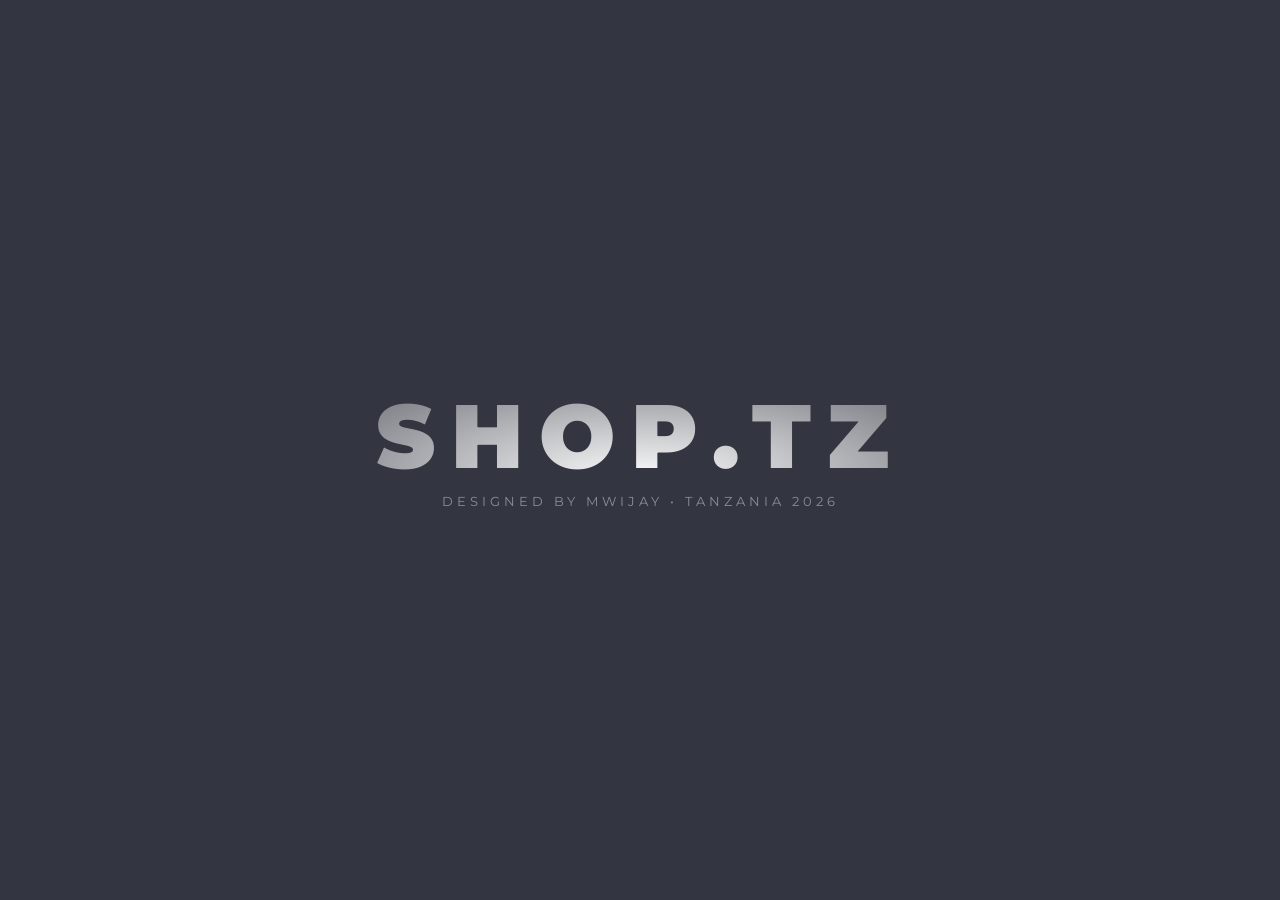
<file: index.html>
<!DOCTYPE html>
<html>

<head>
	<meta charset="UTF-8">
	<meta name="viewport" content="width=device-width, initial-scale=1.0">
	<title>Shop.TZ E-Commerce Showcase</title>
	<link rel="stylesheet" href="css/ai-assistant.css">
	<link rel="stylesheet" href="css/preloader.css">
	<script src="js/preloader.js"></script>
</head>

<body>
	<div class="rootpage">
		<h1>Shop.TZ E-Commerce Showcase</h1>
		<div class="rootpage__info">
			A premium fashion e-commerce storefront designed and developed by **Mwijay Davie** (Tanzania). 
			Features clean responsive layouts, Montserrat typography, and an integrated **AI Personal Stylist Chatbot** with multi-key API rotation and Vercel Serverless security. Updated to 2026.
		</div>
		<h2>Core Layout Pages:</h2>
		<ol class="rootpage__list">
			<li><a target="_blank" href="home.html">Home Storefront</a></li>
			<li><a target="_blank" href="product-dtl.html">Product Details (Graphic T-Shirt)</a></li>
			<li><a target="_blank" href="category.html">Category Filter Page</a></li>
			<li><a target="_blank" href="cart.html">Shopping Cart</a></li>
			<li><a target="_blank" href="checkout.html">Checkout Page</a></li>
			<li><a target="_blank" href="order-success.html">Order Success / Confirmation</a></li>
			<li><a target="_blank" href="stylist-room.html">AI Wardrobe Stylist Room (Interactive Canvas!) ⚡</a></li>
		</ol>
		<div class="rootpage__tnx" style="background: #2a66ff;">
			<h2>Interactive AI Stylist</h2>
			<p>Click the floating button in the bottom right corner of any page to open the Personal Stylist chatbot helper!</p>
		</div>
		<div class="rootpage__contacts" style="background: #10b981;">
			<h2>Developer Contacts:</h2>
			<p>Creator: Mwijay Davie</p>
			<p>Email: <a href="mailto:mwijaydavie@gmail.com">mwijaydavie@gmail.com</a></p>
			<p>Social Portfolio: <a href="https://github.com/mwijaydavie" target="_blank">GitHub Profile</a></p>
		</div>
	</div>
	<script src="js/config.js"></script>
	<script src="js/cart-manager.js"></script>
	<script src="js/auth-modal.js"></script>
	<script src="js/ai-rotation.js"></script>
	<script src="js/ai-assistant.js"></script>
</body>
<style>
	@charset "UTF-8";
	@import url("https://fonts.googleapis.com/css?family=Montserrat:regular,700&display=swap");

	*,
	*::before,
	*::after {
		padding: 0px;
		margin: 0px;
		border: 0px;
		box-sizing: border-box;
	}

	html,
	body {
		height: 100%;
		margin: 0;
		padding: 0;
		min-width: 320px;
		width: 100%;
		color: #fff;
		background-color: #5e5373;
	}

	body {
		font-family: Montserrat;
		font-size: 100%;
		line-height: 1;
		font-size: 1rem;
	}

	a {
		text-decoration: underline;
		color: #ebe691
	}

	a:visited {
		text-decoration: underline;
		color: #aaa768;
	}

	a:hover {
		text-decoration: none;
	}

	ul li {
		list-style: none;
	}

	img {
		vertical-align: top;
	}

	.wrapper {
		width: 100%;
		min-height: 100%;
		overflow: hidden;
	}

	.rootpage {
		padding: 30px;
		display: flex;
		flex-direction: column;
		align-items: flex-start;
	}

	@media (max-width: 767px) {
		.rootpage {
			padding: 30px 15px;
		}
	}

	h1 {
		color: #ebe691;
		font-size: 2.5rem;
		margin: 0px 0px 1.25rem 0px;
	}

	@media (max-width: 767px) {
		h1 {
			font-size: 1.85rem;
			margin: 0px 0px 1.25rem 0px;
		}
	}

	h2 {
		color: #ebe691;
		font-size: 1.25rem;
		margin: 0px 0px 1rem 0px;
	}

	@media (max-width: 767px) {
		h2 {
			font-size: 1.125rem;
			margin: 0px 0px 1rem 0px;
		}
	}

	.rootpage__info {
		line-height: 140%;
		margin: 0px 0px 1.5rem 0px;
	}

	.rootpage__list {
		margin: 0px 0px 2.25rem 1.25rem;
	}

	.rootpage__list li:not(:last-child) {
		margin: 0px 0px 15px 0px;
	}

	.rootpage__contacts,
	.rootpage__tnx {
		border-radius: 200px;
		padding: 20px 65px;
		line-height: 140%;
	}

	@media (max-width: 767px) {

		.rootpage__contacts,
		.rootpage__tnx {
			border-radius: 40px;
			padding: 20px;
		}
	}

	.rootpage__contacts {
		background: #32b5a4;

	}

	.rootpage__contacts a {
		color: #ebe691;
	}

	.rootpage__tnx {
		background: #c22d63;
		margin: 0px 0px 1rem 0px;
	}
</style>

</html>
</file>
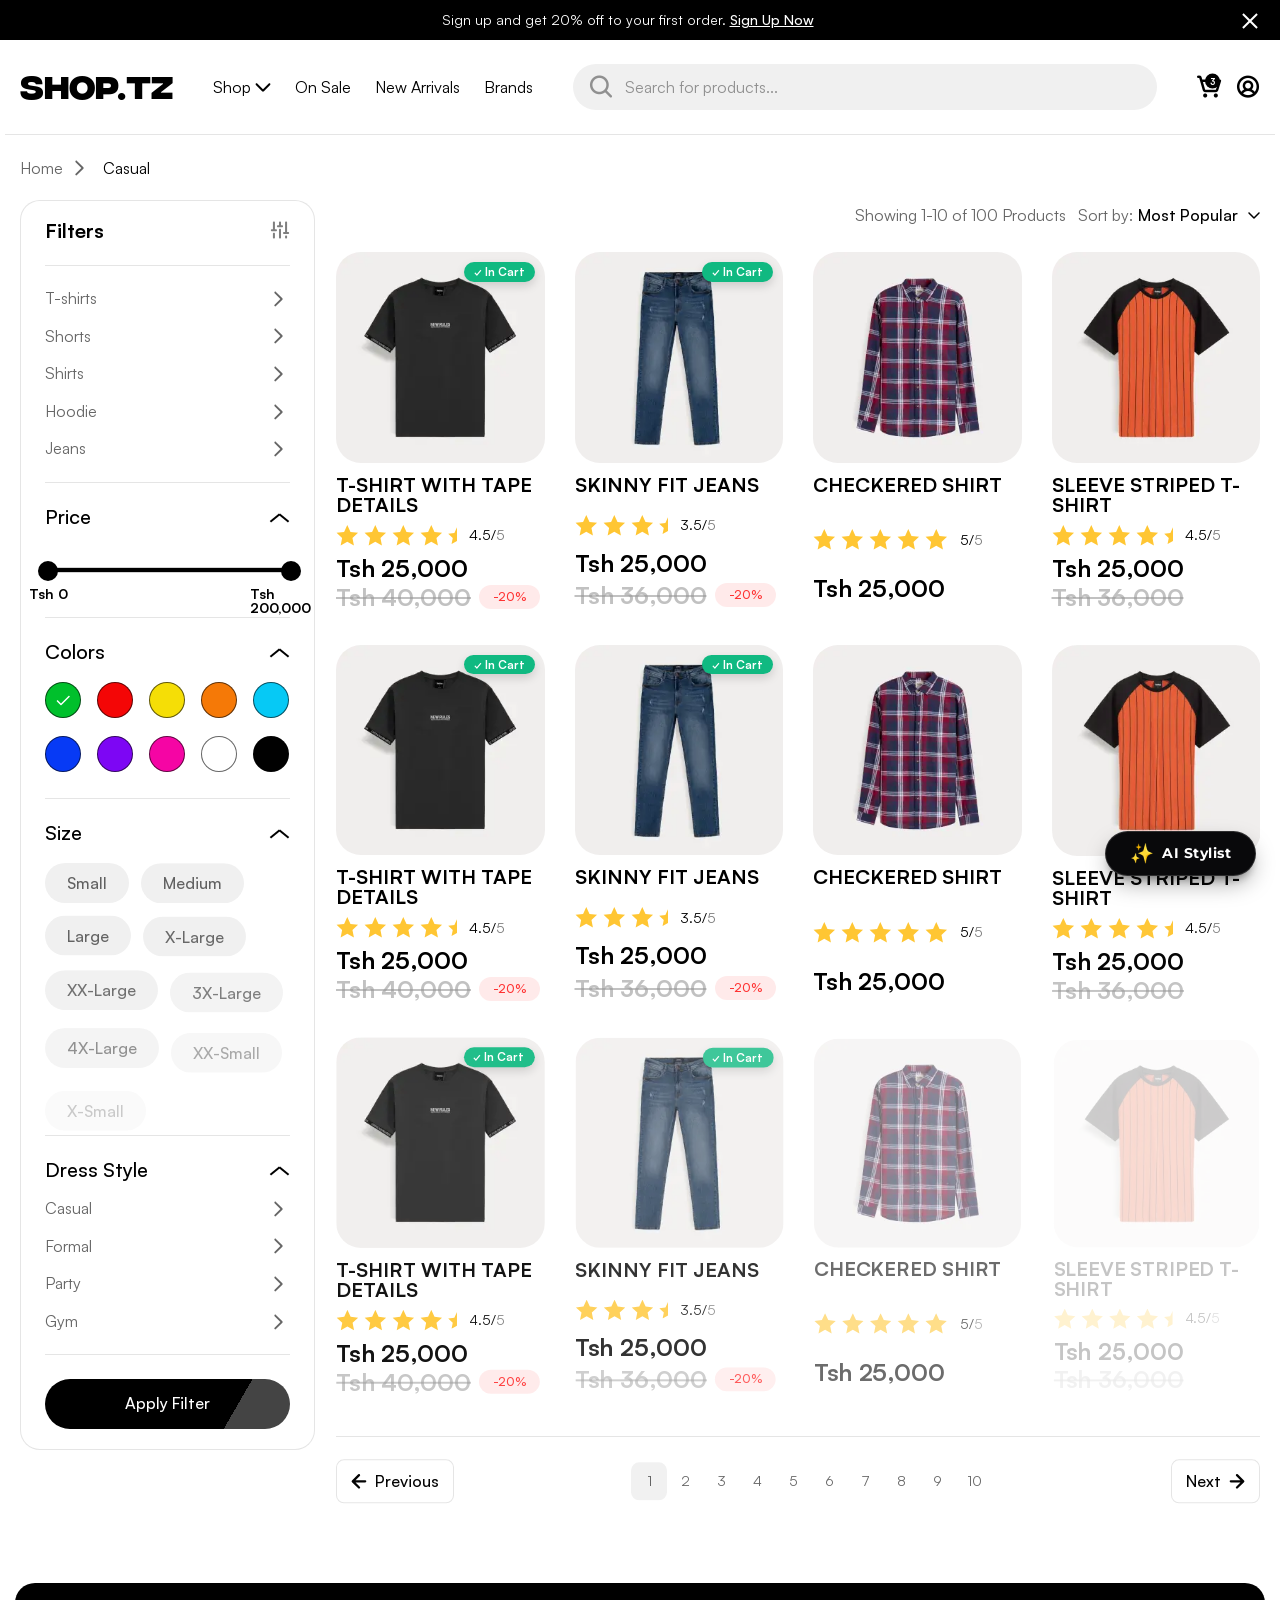
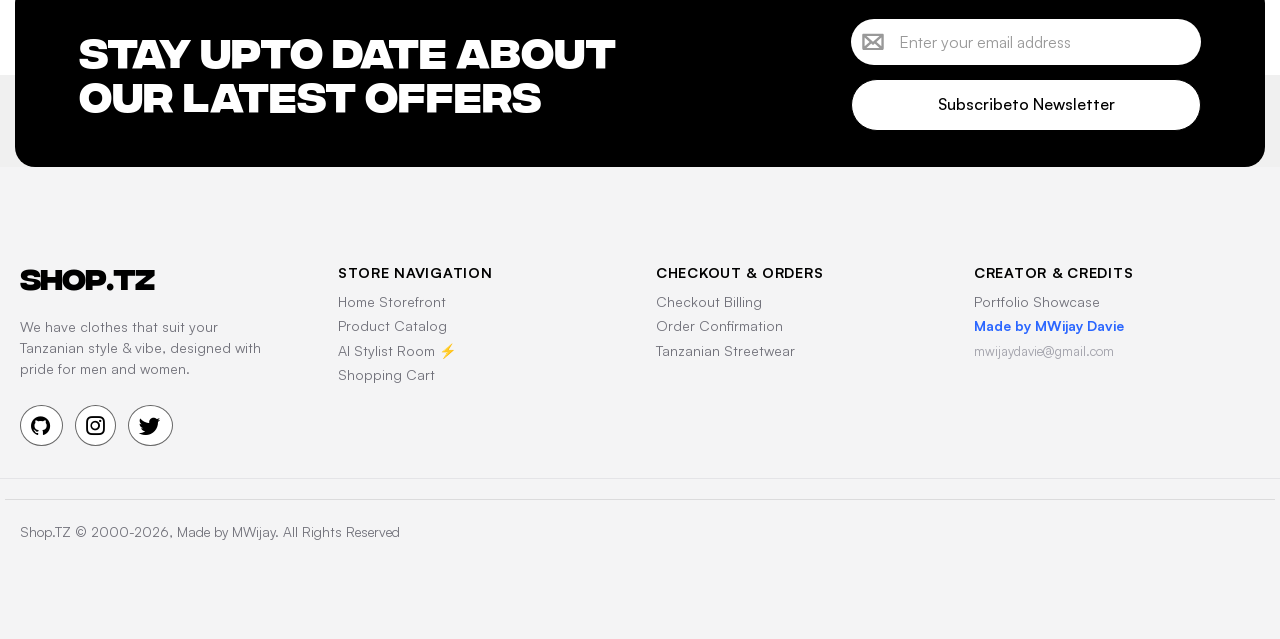
<file: category.html>
<!doctype html>
<html lang="en">

<head>
	<title>Category</title>
	<meta charset="UTF-8">
	<meta name="format-detection" content="telephone=no">
	<!-- <style>body{opacity: 0;}</style> -->
	<link rel="stylesheet" href="css/style.min.css?_v=20240908142730">
	<link rel="stylesheet" href="css/ai-assistant.css">
	<link rel="stylesheet" href="css/preloader.css">
	<script src="js/preloader.js"></script>
	<link rel="shortcut icon" href="favicon.ico">
	<!-- <meta name="robots" content="noindex, nofollow"> -->
	<meta name="viewport" content="width=device-width, initial-scale=1.0">
</head>

<body>
	<div class="wrapper">
		<header class="header">
			<div class="header__top top-header" id="top-header">
				<div class="top-header__container">
					<div class="top-header__text">
						<p>Sign up and get 20% off to your first order. <a href="#">Sign Up Now</a></p>
					</div>
					<button class="top-header__remove-btn" type="button" aria-label="remove offer for sign up"></button>
				</div>
			</div>
			<div class="header__bottom bottom-header">
				<div class="bottom-header__container">
					<div class="bottom-header__menu menu">
						<div id="logo-container">
							<a href="home.html" class="header__logo"><span class="logo">SHOP.TZ</span></a>
						</div>
						<nav class="menu__body">
							<ul class="menu__list">
								<li class="menu__item menu__item--drop">
									<div class="menu__drop-list drop-list">
										Shop
										<span class="drop-list__arrow"></span>
									</div>
									<ul class="submenu">
										<li class="submenu__item"><a href="category.html" class="submenu__link">Men's Casual</a></li>
										<li class="submenu__item"><a href="stylist-room.html" class="submenu__link">AI Stylist Room ⚡</a></li>
									</ul>
								</li>
								<li class="menu__item"><a href="category.html" class="menu__link">On Sale</a></li>
								<li class="menu__item"><a href="category.html" class="menu__link">New Arrivals</a></li>
								<li class="menu__item"><a href="category.html" class="menu__link">Brands</a></li>
							</ul>
						</nav>
						<div class="menu__search search" role="search" data-da=".header,500,2">
							<form class="search__form">
								<input data-required="text" type="search" name="form[search]" data-error="Error" placeholder="Search for products..." class="search__input input">
								<button type="submit" class="search__button icon-search" aria-label="search button"></button>
							</form>
						</div>
						<div class="menu__actions action-header">
							<button class="action-header__button icon-search" aria-label="search button" data-da=".action-header,500,0"></button>
							<a href="cart.html" class="action-header__link icon-cart"><span>0</span></a>
							<a href="#" class="action-header__link icon-profile" aria-label="link "></a>
							<button type="button" class="menu__icon icon-menu">
								<span></span>
							</button>
						</div>
					</div>
				</div>
			</div>
		</header>
		<main class="page">
			<div class="breadcrumbs">
				<div class="breadcrumbs__container">
					<a href="home.html">Home</a>
					<span>Casual</span>
				</div>
			</div>
			<section class="category-block">
				<div class="category-block__container">
					<h1 class="visually-hidden">All Products</h1>
					<aside class="category-block__sidebar sidebar ">
						<div class="sidebar__top top">
							<h2 class="top__title">Filters</h2>
							<button type="button" class="top__action" aria-label="close sidebar button"></button>
						</div>

						<ul class="sidebar__list list">
							<li class="list__item">
								<a href="#" class="list__link">T-shirts</a>
							</li>
							<li class="list__item">
								<a href="#" class="list__link">Shorts</a>
							</li>
							<li class="list__item">
								<a href="#" class="list__link">Shirts</a>
							</li>
							<li class="list__item">
								<a href="#" class="list__link">Hoodie</a>
							</li>
							<li class="list__item">
								<a href="#" class="list__link">Jeans</a>
							</li>
						</ul>

						<div data-spollers class="sidebar__spollers spollers">
							<details class="spollers__item" data-open>
								<summary class="spollers__title spollers__title--sidebar">
									Price
								</summary>
								<div class="spollers__body spollers__body--sidebar">
									<div class="spollers__inner-item inner-item">
										<div class="inner-item__price price-tool">
											<div class="price-tool__range">
												<div id="range"></div>
												<div class="price-values">
													<span class="price-value-l" id="price-start">Tsh 10,000</span>
													<span class="price-value-r" id="price-end">Tsh 100,000</span>
												</div>
											</div>
										</div>
									</div>
								</div>
							</details>
							<details class="spollers__item" data-open>
								<summary class="spollers__title spollers__title--sidebar">
									Colors
								</summary>
								<div class="spollers__body spollers__body--sidebar">
									<div class="spollers__inner-item inner-item">
										<div class="inner-item__colors color">
											<div class="color__options options">
												<div class="options__item">
													<input id="o_1" class="options__input" checked type="radio" value="1" name="option">
													<label for="o_1" class="options__label options__label--small green-light"><span class="options__text">Green</span></label>
												</div>
												<div class="options__item">
													<input id="o_2" class="options__input" type="radio" value="2" name="option">
													<label for="o_2" class="options__label options__label--small red"><span class="options__text">Red</span></label>
												</div>
												<div class="options__item">
													<input id="o_3" class="options__input" type="radio" value="3" name="option">
													<label for="o_3" class="options__label options__label--small yellow"><span class="options__text">Yellow</span></label>
												</div>
												<div class="options__item">
													<input id="o_4" class="options__input" type="radio" value="4" name="option">
													<label for="o_4" class="options__label options__label--small orange"><span class="options__text">Orange</span></label>
												</div>
												<div class="options__item">
													<input id="o_5" class="options__input" type="radio" value="5" name="option">
													<label for="o_5" class="options__label options__label--small light-blue"><span class="options__text">Light blue</span></label>
												</div>
												<div class="options__item">
													<input id="o_6" class="options__input" type="radio" value="6" name="option">
													<label for="o_6" class="options__label options__label--small blue"><span class="options__text">Blue</span></label>
												</div>
												<div class="options__item">
													<input id="o_7" class="options__input" type="radio" value="7" name="option">
													<label for="o_7" class="options__label options__label--small purple"><span class="options__text">Purple</span></label>
												</div>
												<div class="options__item">
													<input id="o_8" class="options__input" type="radio" value="8" name="option">
													<label for="o_8" class="options__label options__label--small pink"><span class="options__text">Pink</span></label>
												</div>
												<div class="options__item">
													<input id="o_9" class="options__input" type="radio" value="9" name="option">
													<label for="o_9" class="options__label options__label--small white"><span class="options__text">White</span></label>
												</div>
												<div class="options__item">
													<input id="o_10" class="options__input" type="radio" value="10" name="option">
													<label for="o_10" class="options__label options__label--small black"><span class="options__text">Black</span></label>
												</div>
											</div>
										</div>
									</div>
								</div>
							</details>
							<details class="spollers__item" data-open>
								<summary class="spollers__title spollers__title--sidebar">
									Size
								</summary>
								<div class="spollers__body spollers__body--sidebar">
									<div class="spollers__inner-item inner-item">
										<div class="inner-item__size size">
											<div class="size__size-options size-options">
												<input type="radio" id="size-small" name="size" value="small" aria-label="Select Small Size">
												<label for="size-small" class="size-button size-button--small">Small</label>

												<input type="radio" id="size-medium" name="size" value="medium" aria-label="Select Medium Size">
												<label for="size-medium" class="size-button size-button--small">Medium</label>

												<input type="radio" id="size-large" name="size" value="large" aria-label="Select Large Size">
												<label for="size-large" class="size-button size-button--small">Large</label>

												<input type="radio" id="size-xlarge" name="size" value="x-large" aria-label="Select Extra Large Size">
												<label for="size-xlarge" class="size-button size-button--small">X-Large</label>

												<input type="radio" id="size-xxlarge" name="size" value="xx-large" aria-label="Select 2X Large Size">
												<label for="size-xxlarge" class="size-button size-button--small">XX-Large</label>

												<input type="radio" id="size-xxxlarge" name="size" value="xxx-large" aria-label="Select 3X Large Size">
												<label for="size-xxxlarge" class="size-button size-button--small">3X-Large</label>

												<input type="radio" id="size-xxxxlarge" name="size" value="xxxx-large" aria-label="Select 4X Large Size">
												<label for="size-xxxxlarge" class="size-button size-button--small">4X-Large</label>

												<input type="radio" id="size-xxsmall" name="size" value="xx-small" aria-label="Select XX Small Size">
												<label for="size-xxsmall" class="size-button size-button--small">XX-Small</label>

												<input type="radio" id="size-xsmall" name="size" value="x-small" aria-label="Select X Small Size">
												<label for="size-xsmall" class="size-button size-button--small">X-Small</label>
											</div>
										</div>
									</div>
								</div>
							</details>

							<details class="spollers__item" data-open>
								<summary class="spollers__title spollers__title--sidebar">
									Dress Style
								</summary>
								<div class="spollers__body spollers__body--sidebar">
									<div class="spollers__inner-item inner-item">
										<ul class="inner-item__list list">
											<li class="list__item">
												<a href="#" class="list__link">Casual</a>
											</li>
											<li class="list__item">
												<a href="#" class="list__link">Formal</a>
											</li>
											<li class="list__item">
												<a href="#" class="list__link">Party</a>
											</li>
											<li class="list__item">
												<a href="#" class="list__link">Gym</a>
											</li>
										</ul>
									</div>
								</div>
							</details>
						</div>
						<button type="button" class="sidebar__btn btn">
							Apply Filter
						</button>
					</aside>

					<div class="category-block__main-product main-product">
						<div class="main-product__sort sort">
							<div class="sort__row">
								<h1 class="sort__title">Casual</h1>
								<div class="sort__text">Showing 1-10 of 100 Products</div>
								<div class="sort__select">
									<div class="sort__desc">Sort by:</div>
									<select name="form[]" data-class-modif="form">
										<option value="1" selected>Most Popular</option>
										<option value="2">Most Cheap</option>
										<option value="3">Most Expensive</option>
									</select>
								</div>
							</div>
							<button class="sort__filter" type="button" aria-label="open filter"></button>
						</div>
						<div class="main-product__content">
							<div class="main-product__row">
								<div class="main-product__cards card-item card-item--overflow-none">
									<div class="card-item__body">
										<a href="#" class="card-item__image">
											<img src="img/home/clothes/c1.webp" alt="product">
										</a>
										<div class="card-item__info info">
											<h3 class="info__title">
												<a href="#"> T-SHIRT WITH TAPE DETAILS</a>
											</h3>
											<div class="info__rating rating">
												<div class="rating__stars">
													<img src="img/icons/star-fill.svg" alt="">
													<img src="img/icons/star-fill.svg" alt="">
													<img src="img/icons/star-fill.svg" alt="">
													<img src="img/icons/star-fill.svg" alt="">
													<img src="img/icons/star-half.svg" alt="4.5 of 5">
												</div>
												<div class="rating__total">4.5/<span>5</span></div>
											</div>
											<div class="info__price price">
												<span class="price__new">$151</span>
												<span class="price__old">$200</span>
												<span class="price__discount">-20%</span>
											</div>
										</div>
									</div>
									<div class="card-item__body">
										<a href="#" class="card-item__image">
											<img src="img/home/clothes/c2.webp" alt="product">
										</a>
										<div class="card-item__info info">
											<h3 class="info__title">
												<a href="#">SKINNY FIT JEANS</a>
											</h3>
											<div class="info__rating rating">
												<div class="rating__stars">
													<img src="img/icons/star-fill.svg" alt="">
													<img src="img/icons/star-fill.svg" alt="">
													<img src="img/icons/star-fill.svg" alt="">
													<img src="img/icons/star-half.svg" alt="3.5 of 5">
												</div>
												<div class="rating__total">3.5/<span>5</span></div>
											</div>
											<div class="info__price price">
												<span class="price__new">$151</span>
												<span class="price__old">$180</span>
												<span class="price__discount">-20%</span>
											</div>
										</div>
									</div>
									<div class="card-item__body">
										<a href="#" class="card-item__image">
											<img src="img/home/clothes/c3.webp" alt="product">
										</a>
										<div class="card-item__info info">
											<h3 class="info__title">
												<a href="#">CHECKERED SHIRT</a>
											</h3>
											<div class="info__rating rating">
												<div class="rating__stars">
													<img src="img/icons/star-fill.svg" alt="">
													<img src="img/icons/star-fill.svg" alt="">
													<img src="img/icons/star-fill.svg" alt="">
													<img src="img/icons/star-fill.svg" alt="">
													<img src="img/icons/star-fill.svg" alt="5 of 5">
												</div>
												<div class="rating__total">5/<span>5</span></div>
											</div>
											<div class="info__price price">
												<span class="price__new">$151</span>
											</div>
										</div>
									</div>
									<div class="card-item__body">
										<a href="#" class="card-item__image">
											<img src="img/home/clothes/c4.webp" alt="product">
										</a>
										<div class="card-item__info info">
											<h3 class="info__title">
												<a href="#">SLEEVE STRIPED T-SHIRT</a>
											</h3>
											<div class="info__rating rating">
												<div class="rating__stars">
													<img src="img/icons/star-fill.svg" alt="">
													<img src="img/icons/star-fill.svg" alt="">
													<img src="img/icons/star-fill.svg" alt="">
													<img src="img/icons/star-fill.svg" alt="">
													<img src="img/icons/star-half.svg" alt="4.5 of 5">
												</div>
												<div class="rating__total">4.5/<span>5</span></div>
											</div>
											<div class="info__price price">
												<span class="price__new">$151</span>
												<span class="price__old">$180</span>
											</div>
										</div>
									</div>
									<div class="card-item__body">
										<a href="#" class="card-item__image">
											<img src="img/home/clothes/c1.webp" alt="product">
										</a>
										<div class="card-item__info info">
											<h3 class="info__title">
												<a href="#"> T-SHIRT WITH TAPE DETAILS</a>
											</h3>
											<div class="info__rating rating">
												<div class="rating__stars">
													<img src="img/icons/star-fill.svg" alt="">
													<img src="img/icons/star-fill.svg" alt="">
													<img src="img/icons/star-fill.svg" alt="">
													<img src="img/icons/star-fill.svg" alt="">
													<img src="img/icons/star-half.svg" alt="4.5 of 5">
												</div>
												<div class="rating__total">4.5/<span>5</span></div>
											</div>
											<div class="info__price price">
												<span class="price__new">$151</span>
												<span class="price__old">$200</span>
												<span class="price__discount">-20%</span>
											</div>
										</div>
									</div>
									<div class="card-item__body">
										<a href="#" class="card-item__image">
											<img src="img/home/clothes/c2.webp" alt="product">
										</a>
										<div class="card-item__info info">
											<h3 class="info__title">
												<a href="#">SKINNY FIT JEANS</a>
											</h3>
											<div class="info__rating rating">
												<div class="rating__stars">
													<img src="img/icons/star-fill.svg" alt="">
													<img src="img/icons/star-fill.svg" alt="">
													<img src="img/icons/star-fill.svg" alt="">
													<img src="img/icons/star-half.svg" alt="3.5 of 5">
												</div>
												<div class="rating__total">3.5/<span>5</span></div>
											</div>
											<div class="info__price price">
												<span class="price__new">$151</span>
												<span class="price__old">$180</span>
												<span class="price__discount">-20%</span>
											</div>
										</div>
									</div>
									<div class="card-item__body">
										<a href="#" class="card-item__image">
											<img src="img/home/clothes/c3.webp" alt="product">
										</a>
										<div class="card-item__info info">
											<h3 class="info__title">
												<a href="#">CHECKERED SHIRT</a>
											</h3>
											<div class="info__rating rating">
												<div class="rating__stars">
													<img src="img/icons/star-fill.svg" alt="">
													<img src="img/icons/star-fill.svg" alt="">
													<img src="img/icons/star-fill.svg" alt="">
													<img src="img/icons/star-fill.svg" alt="">
													<img src="img/icons/star-fill.svg" alt="5 of 5">
												</div>
												<div class="rating__total">5/<span>5</span></div>
											</div>
											<div class="info__price price">
												<span class="price__new">$151</span>
											</div>
										</div>
									</div>
									<div class="card-item__body">
										<a href="#" class="card-item__image">
											<img src="img/home/clothes/c4.webp" alt="product">
										</a>
										<div class="card-item__info info">
											<h3 class="info__title">
												<a href="#">SLEEVE STRIPED T-SHIRT</a>
											</h3>
											<div class="info__rating rating">
												<div class="rating__stars">
													<img src="img/icons/star-fill.svg" alt="">
													<img src="img/icons/star-fill.svg" alt="">
													<img src="img/icons/star-fill.svg" alt="">
													<img src="img/icons/star-fill.svg" alt="">
													<img src="img/icons/star-half.svg" alt="4.5 of 5">
												</div>
												<div class="rating__total">4.5/<span>5</span></div>
											</div>
											<div class="info__price price">
												<span class="price__new">$151</span>
												<span class="price__old">$180</span>
											</div>
										</div>
									</div>
									<div class="card-item__body">
										<a href="#" class="card-item__image">
											<img src="img/home/clothes/c1.webp" alt="product">
										</a>
										<div class="card-item__info info">
											<h3 class="info__title">
												<a href="#"> T-SHIRT WITH TAPE DETAILS</a>
											</h3>
											<div class="info__rating rating">
												<div class="rating__stars">
													<img src="img/icons/star-fill.svg" alt="">
													<img src="img/icons/star-fill.svg" alt="">
													<img src="img/icons/star-fill.svg" alt="">
													<img src="img/icons/star-fill.svg" alt="">
													<img src="img/icons/star-half.svg" alt="4.5 of 5">
												</div>
												<div class="rating__total">4.5/<span>5</span></div>
											</div>
											<div class="info__price price">
												<span class="price__new">$151</span>
												<span class="price__old">$200</span>
												<span class="price__discount">-20%</span>
											</div>
										</div>
									</div>
									<div class="card-item__body">
										<a href="#" class="card-item__image">
											<img src="img/home/clothes/c2.webp" alt="product">
										</a>
										<div class="card-item__info info">
											<h3 class="info__title">
												<a href="#">SKINNY FIT JEANS</a>
											</h3>
											<div class="info__rating rating">
												<div class="rating__stars">
													<img src="img/icons/star-fill.svg" alt="">
													<img src="img/icons/star-fill.svg" alt="">
													<img src="img/icons/star-fill.svg" alt="">
													<img src="img/icons/star-half.svg" alt="3.5 of 5">
												</div>
												<div class="rating__total">3.5/<span>5</span></div>
											</div>
											<div class="info__price price">
												<span class="price__new">$151</span>
												<span class="price__old">$180</span>
												<span class="price__discount">-20%</span>
											</div>
										</div>
									</div>
									<div class="card-item__body">
										<a href="#" class="card-item__image">
											<img src="img/home/clothes/c3.webp" alt="product">
										</a>
										<div class="card-item__info info">
											<h3 class="info__title">
												<a href="#">CHECKERED SHIRT</a>
											</h3>
											<div class="info__rating rating">
												<div class="rating__stars">
													<img src="img/icons/star-fill.svg" alt="">
													<img src="img/icons/star-fill.svg" alt="">
													<img src="img/icons/star-fill.svg" alt="">
													<img src="img/icons/star-fill.svg" alt="">
													<img src="img/icons/star-fill.svg" alt="5 of 5">
												</div>
												<div class="rating__total">5/<span>5</span></div>
											</div>
											<div class="info__price price">
												<span class="price__new">$151</span>
											</div>
										</div>
									</div>
									<div class="card-item__body">
										<a href="#" class="card-item__image">
											<img src="img/home/clothes/c4.webp" alt="product">
										</a>
										<div class="card-item__info info">
											<h3 class="info__title">
												<a href="#">SLEEVE STRIPED T-SHIRT</a>
											</h3>
											<div class="info__rating rating">
												<div class="rating__stars">
													<img src="img/icons/star-fill.svg" alt="">
													<img src="img/icons/star-fill.svg" alt="">
													<img src="img/icons/star-fill.svg" alt="">
													<img src="img/icons/star-fill.svg" alt="">
													<img src="img/icons/star-half.svg" alt="4.5 of 5">
												</div>
												<div class="rating__total">4.5/<span>5</span></div>
											</div>
											<div class="info__price price">
												<span class="price__new">$151</span>
												<span class="price__old">$180</span>
											</div>
										</div>
									</div>
								</div>
							</div>
						</div>

						<div class="main-product__pagination pagination">
							<a href="#" class="pagination__arrow pagination__arrow--left"><span>Previous</span></a>
							<div class="pagination__items">
								<a href="#" class="pagination__item pagination__item--cur">1</a>
								<a href="#" class="pagination__item">2</a>
								<a href="#" class="pagination__item pagination__item--none">3</a>
								<a href="#" class="pagination__dots">...</a>
								<a href="#" class="pagination__item pagination__item--none">4</a>
								<a href="#" class="pagination__item pagination__item--none">5</a>
								<a href="#" class="pagination__item pagination__item--none">6</a>
								<a href="#" class="pagination__item pagination__item--none">7</a>
								<a href="#" class="pagination__item pagination__item--none">8</a>
								<a href="#" class="pagination__item">9</a>
								<a href="#" class="pagination__item">10</a>
							</div>
							<a href="#" class="pagination__arrow pagination__arrow--right"><span>Next</span></a>
						</div>
					</div>
				</div>
			</section>
		</main>
		<footer class="footer">
			<div class="footer__offers offers">
				<div class="offers__container">
					<h2 class="offers__title title title--s-white">STAY UPTO DATE ABOUT OUR LATEST OFFERS</h2>
					<div class="offers__form">
						<form action="#" method="post">
							<div class="offers__input-row"><input class="offers__input input" type="email" name="email" placeholder="Enter your email address"></div>
							<button class="offers__btn btn btn--white  btn--box-shadow" type="submit">Subscribe <span>to Newsletter</span></button>
						</form>
					</div>
				</div>
			</div>
			<div class="footer__inner inner" style="background: #f4f4f5; padding: 48px 0 32px 0;">
				<div class="inner__container" style="display: grid; grid-template-columns: repeat(auto-fit, minmax(200px, 1fr)); gap: 32px; align-items: start;">
					<div class="inner__info info">
						<div class="info__logo" style="font-size: 1.8rem; font-weight: 900; letter-spacing: -0.03em; color: #000; margin-bottom: 12px;">
							SHOP.TZ
						</div>
						<div class="info__text text" style="font-size: 0.88rem; color: #71717a; line-height: 150%; margin-bottom: 16px;">
							<p>We have clothes that suit your Tanzanian style & vibe, designed with pride for men and women.</p>
						</div>
						<ul class="info__social social" style="display: flex; gap: 12px; list-style: none; padding: 0;">
							<li class="social__item"><a href="https://github.com/mwijaydavie" target="_blank" class="social__link icon-s-gh" aria-label="github" style="font-size: 1.2rem; color: #000;"></a></li>
							<li class="social__item"><a href="#" class="social__link icon-s-insta" aria-label="instagram" style="font-size: 1.2rem; color: #000;"></a></li>
							<li class="social__item"><a href="#" class="social__link icon-s-twitter" aria-label="twitter" style="font-size: 1.2rem; color: #000;"></a></li>
						</ul>
					</div>

					<div class="footer-col">
						<h4 style="font-size: 0.9rem; font-weight: 700; text-transform: uppercase; letter-spacing: 0.05em; color: #000; margin-bottom: 16px;">Store Navigation</h4>
						<ul style="list-style: none; padding: 0; margin: 0; display: flex; flex-direction: column; gap: 10px; font-size: 0.88rem;">
							<li><a href="home.html" style="color: #71717a; text-decoration: none;">Home Storefront</a></li>
							<li><a href="category.html" style="color: #71717a; text-decoration: none;">Product Catalog</a></li>
							<li><a href="stylist-room.html" style="color: #71717a; text-decoration: none;">AI Stylist Room ⚡</a></li>
							<li><a href="cart.html" style="color: #71717a; text-decoration: none;">Shopping Cart</a></li>
						</ul>
					</div>

					<div class="footer-col">
						<h4 style="font-size: 0.9rem; font-weight: 700; text-transform: uppercase; letter-spacing: 0.05em; color: #000; margin-bottom: 16px;">Checkout & Orders</h4>
						<ul style="list-style: none; padding: 0; margin: 0; display: flex; flex-direction: column; gap: 10px; font-size: 0.88rem;">
							<li><a href="checkout.html" style="color: #71717a; text-decoration: none;">Checkout Billing</a></li>
							<li><a href="order-success.html" style="color: #71717a; text-decoration: none;">Order Confirmation</a></li>
							<li><a href="category.html" style="color: #71717a; text-decoration: none;">Tanzanian Streetwear</a></li>
						</ul>
					</div>

					<div class="footer-col">
						<h4 style="font-size: 0.9rem; font-weight: 700; text-transform: uppercase; letter-spacing: 0.05em; color: #000; margin-bottom: 16px;">Creator & Credits</h4>
						<ul style="list-style: none; padding: 0; margin: 0; display: flex; flex-direction: column; gap: 10px; font-size: 0.88rem;">
							<li><a href="index.html" style="color: #71717a; text-decoration: none;">Portfolio Showcase</a></li>
							<li><a href="https://github.com/mwijaydavie" target="_blank" style="color: #2a66ff; font-weight: 600; text-decoration: none;">Made by MWijay Davie</a></li>
							<li><span style="color: #a1a1aa; font-size: 0.82rem;">mwijaydavie@gmail.com</span></li>
						</ul>
					</div>
				</div>
			</div>
			<div class="footer__bottom bottom-footer" style="border-top: 1px solid #e4e4e7; padding: 20px 0; background: #f4f4f5;">
				<div class="bottom-footer__container" style="display: flex; justify-content: space-between; align-items: center; flex-wrap: wrap; gap: 12px;">
					<div class="bottom-footer__copy" style="font-size: 0.85rem; color: #71717a;">Shop.TZ © 2000-2026, Made by MWijay. All Rights Reserved</div>
				</div>
			</div>
		</footer>
	</div>
	<script src="js/app.min.js?_v=20240908142730"></script>
	<script src="js/config.js"></script>
	<script src="js/cart-manager.js"></script>
	<script src="js/auth-modal.js"></script>
	<script src="js/category-filter.js"></script>
	<script src="js/ai-rotation.js"></script>
	<script src="js/ai-assistant.js"></script>
</body>

</html>
</file>
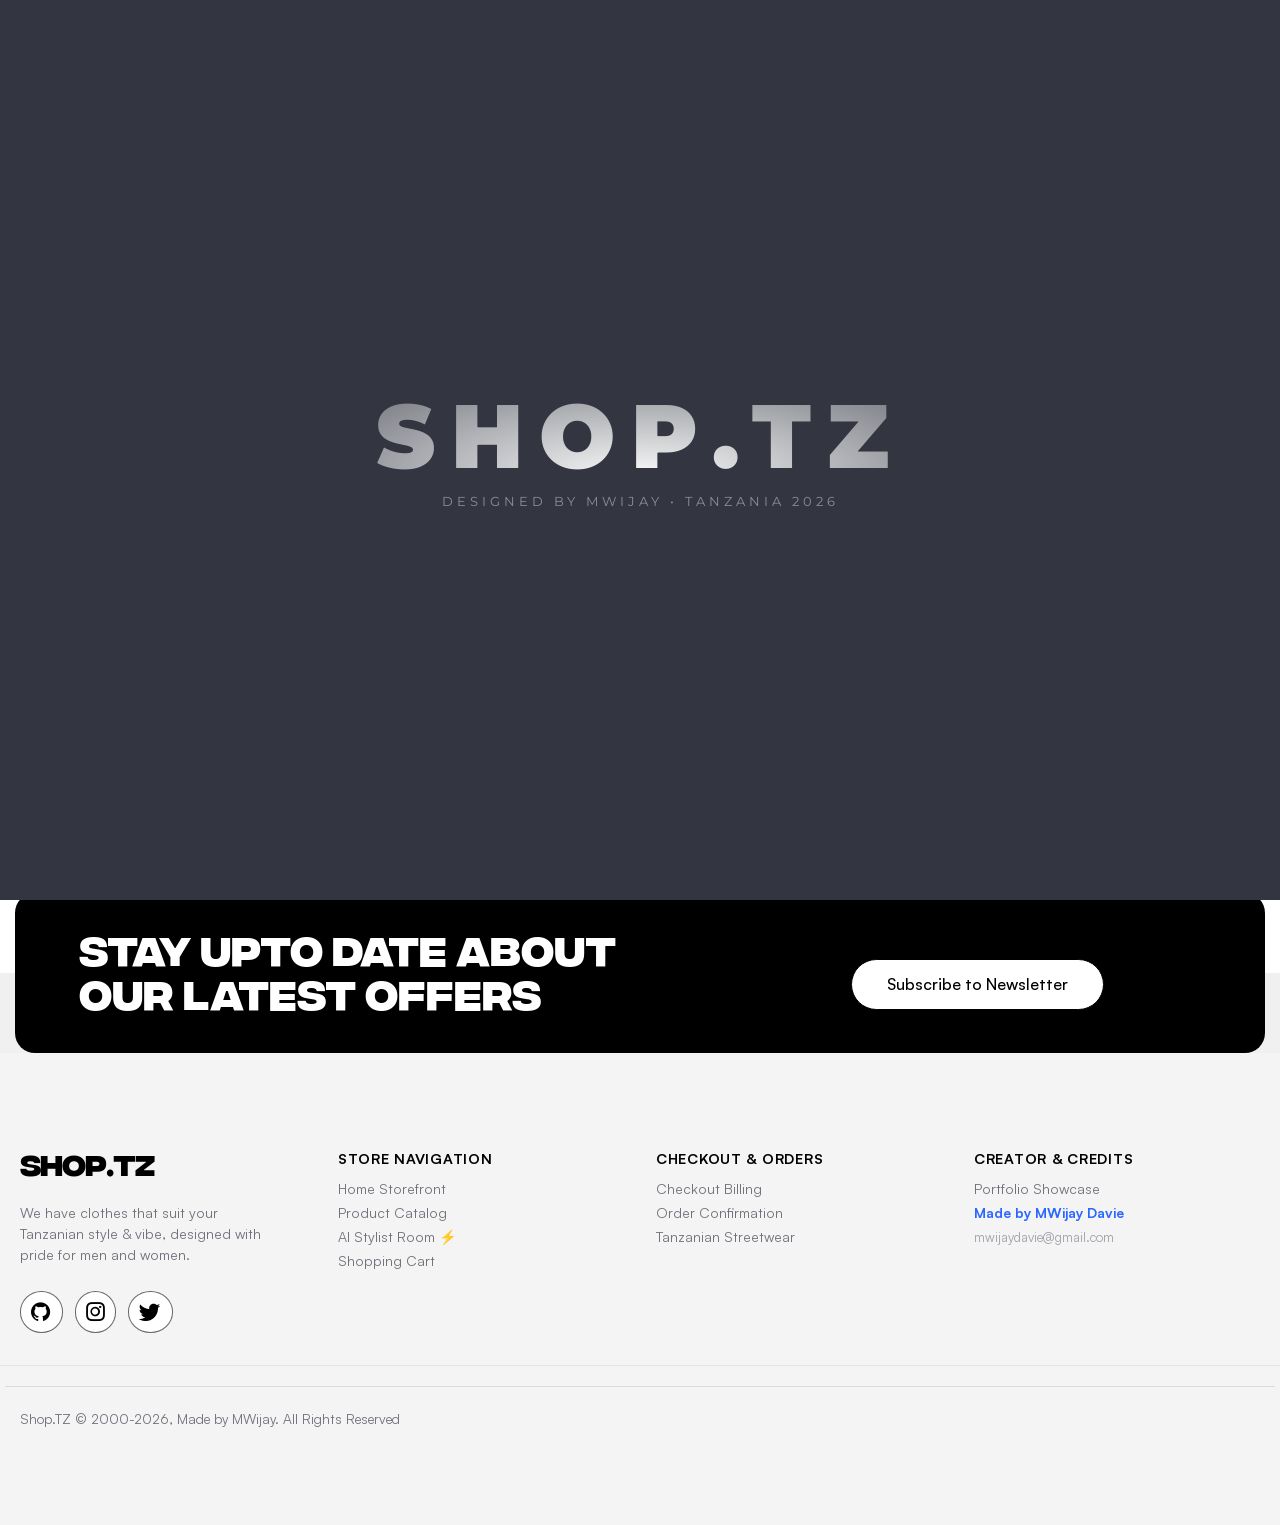
<file: checkout.html>
<!doctype html>
<html lang="en">

<head>
	<title>Checkout - Shop.TZ</title>
	<meta charset="UTF-8">
	<meta name="format-detection" content="telephone=no">
	<link rel="stylesheet" href="css/style.min.css?_v=20240908142730">
	<link rel="stylesheet" href="css/ai-assistant.css">
	<link rel="stylesheet" href="css/preloader.css">
	<script src="js/preloader.js"></script>
	<link rel="shortcut icon" href="favicon.ico">
	<meta name="viewport" content="width=device-width, initial-scale=1.0">
	<style>
		.checkout-grid {
			display: flex;
			gap: 30px;
			margin-top: 24px;
			align-items: flex-start;
		}
		@media (max-width: 991px) {
			.checkout-grid {
				flex-direction: column;
			}
		}
		.checkout-form-card {
			flex: 1.5;
			background: #ffffff;
			border: 1px solid #e4e4e7;
			border-radius: 20px;
			padding: 24px;
			color: #000000;
		}
		.checkout-summary-card {
			flex: 1;
			background: #ffffff;
			border: 1px solid #e4e4e7;
			border-radius: 20px;
			padding: 24px;
			color: #000000;
		}
		.checkout-title {
			font-size: 1.8rem;
			font-weight: 700;
			margin-bottom: 20px;
			text-transform: uppercase;
			color: #000000;
		}
		.form-section-title {
			font-size: 1.1rem;
			font-weight: 700;
			margin: 20px 0 12px 0;
			text-transform: uppercase;
			border-bottom: 1px solid #e4e4e7;
			padding-bottom: 6px;
			color: #000000;
		}
		.checkout-row {
			display: flex;
			gap: 16px;
			margin-bottom: 12px;
		}
		@media (max-width: 576px) {
			.checkout-row {
				flex-direction: column;
				gap: 12px;
			}
		}
		.checkout-col {
			flex: 1;
			display: flex;
			flex-direction: column;
			gap: 6px;
		}
		.checkout-label {
			font-size: 0.8rem;
			font-weight: 600;
			color: #71717a;
		}
		.checkout-input {
			width: 100%;
			background: #f4f4f5;
			border: 1px solid #e4e4e7;
			color: #000000;
			padding: 12px 16px;
			border-radius: 8px;
			font-size: 0.88rem;
			transition: border-color 0.2s;
		}
		.checkout-input:focus {
			border-color: #000000;
			outline: none;
		}
		.checkout-select {
			width: 100%;
			background: #f4f4f5;
			border: 1px solid #e4e4e7;
			color: #000000;
			padding: 12px 16px;
			border-radius: 8px;
			font-size: 0.88rem;
			outline: none;
		}
		.checkout-submit-btn {
			width: 100%;
			background: #000000;
			color: #ffffff;
			border: none;
			padding: 16px;
			border-radius: 12px;
			font-size: 1rem;
			font-weight: 700;
			cursor: pointer;
			text-align: center;
			text-transform: uppercase;
			margin-top: 20px;
			transition: opacity 0.2s;
			display: block;
		}
		.checkout-submit-btn:hover {
			opacity: 0.85;
		}
		.summary-row {
			display: flex;
			justify-content: space-between;
			margin-bottom: 12px;
			font-size: 0.95rem;
		}
		.summary-row--total {
			border-top: 1px solid #e4e4e7;
			padding-top: 12px;
			margin-top: 12px;
			font-weight: 700;
			font-size: 1.1rem;
		}
	</style>
</head>

<body>
	<div class="wrapper">
		<header class="header">
			<div class="header__top top-header" id="top-header">
				<div class="top-header__container">
					<div class="top-header__text">
						<p>Sign up and get 20% off to your first order. <a href="#">Sign Up Now</a></p>
					</div>
					<button class="top-header__remove-btn" type="button" aria-label="remove offer for sign up"></button>
				</div>
			</div>
			<div class="header__bottom bottom-header">
				<div class="bottom-header__container">
					<div class="bottom-header__menu menu">
						<div id="logo-container">
							<a href="home.html" class="header__logo"><span class="logo">SHOP.TZ</span></a>
						</div>
						<nav class="menu__body">
							<ul class="menu__list">
								<li class="menu__item menu__item--drop">
									<div class="menu__drop-list drop-list">
										Shop
										<span class="drop-list__arrow"></span>
									</div>
									<ul class="submenu">
										<li class="submenu__item"><a href="category.html" class="submenu__link">Men's Casual</a></li>
										<li class="submenu__item"><a href="stylist-room.html" class="submenu__link">AI Stylist Room ⚡</a></li>
									</ul>
								</li>
								<li class="menu__item"><a href="category.html" class="menu__link">On Sale</a></li>
								<li class="menu__item"><a href="category.html" class="menu__link">New Arrivals</a></li>
								<li class="menu__item"><a href="category.html" class="menu__link">Brands</a></li>
							</ul>
						</nav>
						<div class="menu__search search" role="search" data-da=".header,500,2">
							<form class="search__form">
								<input data-required="text" type="search" name="form[search]" data-error="Error" placeholder="Search for products..." class="search__input input">
								<button type="submit" class="search__button icon-search" aria-label="search button"></button>
							</form>
						</div>
						<div class="menu__actions action-header">
							<button class="action-header__button icon-search" aria-label="search button" data-da=".action-header,500,0"></button>
							<a href="cart.html" class="action-header__link icon-cart"><span>0</span></a>
							<a href="#" class="action-header__link icon-profile" aria-label="link "></a>
							<button type="button" class="menu__icon icon-menu">
								<span></span>
							</button>
						</div>
					</div>
				</div>
			</div>
		</header>

		<main class="page">
			<div class="breadcrumbs">
				<div class="breadcrumbs__container">
					<a href="home.html">Home</a> <a href="cart.html">Cart</a> <span>Checkout</span>
				</div>
			</div>

			<section class="checkout-block" style="padding-bottom: 40px;">
				<div class="checkout-block__container" style="max-width: 1240px; margin: 0 auto; padding: 0 16px;">
					<h1 class="checkout-title">Billing & Shipping</h1>

					<form action="order-success.html" method="GET" class="checkout-grid">
						<!-- Shipping details -->
						<div class="checkout-form-card">
							<h2 class="form-section-title" style="margin-top: 0;">Contact Info</h2>
							<div class="checkout-row">
								<div class="checkout-col">
									<label class="checkout-label" for="email">Email Address</label>
									<input type="email" id="email" required placeholder="name@example.com" class="checkout-input">
								</div>
								<div class="checkout-col">
									<label class="checkout-label" for="phone">Phone Number</label>
									<input type="tel" id="phone" required placeholder="+255..." class="checkout-input">
								</div>
							</div>

							<h2 class="form-section-title">Shipping Address</h2>
							<div class="checkout-row">
								<div class="checkout-col">
									<label class="checkout-label" for="fname">First Name</label>
									<input type="text" id="fname" required placeholder="John" class="checkout-input">
								</div>
								<div class="checkout-col">
									<label class="checkout-label" for="lname">Last Name</label>
									<input type="text" id="lname" required placeholder="Doe" class="checkout-input">
								</div>
							</div>
							<div class="checkout-row">
								<div class="checkout-col">
									<label class="checkout-label" for="address">Address</label>
									<input type="text" id="address" required placeholder="Street address, Apartment, Suite" class="checkout-input">
								</div>
							</div>
							<div class="checkout-row">
								<div class="checkout-col">
									<label class="checkout-label" for="city">City</label>
									<input type="text" id="city" required placeholder="Dar es Salaam" class="checkout-input">
								</div>
								<div class="checkout-col">
									<label class="checkout-label" for="country">Country</label>
									<select id="country" class="checkout-select">
										<option value="TZ">Tanzania, United Republic of</option>
										<option value="KE">Kenya</option>
										<option value="UG">Uganda</option>
										<option value="RW">Rwanda</option>
										<option value="US">United States</option>
										<option value="GB">United Kingdom</option>
									</select>
								</div>
							</div>

							<h2 class="form-section-title">Payment Info</h2>
							<div class="checkout-row">
								<div class="checkout-col">
									<label class="checkout-label" for="cardname">Name on Card</label>
									<input type="text" id="cardname" required placeholder="John Doe" class="checkout-input">
								</div>
							</div>
							<div class="checkout-row">
								<div class="checkout-col" style="flex: 2;">
									<label class="checkout-label" for="cardnum">Card Number</label>
									<input type="text" id="cardnum" required placeholder="1234 5678 1234 5678" class="checkout-input">
								</div>
								<div class="checkout-col">
									<label class="checkout-label" for="exp">Expiry</label>
									<input type="text" id="exp" required placeholder="MM/YY" class="checkout-input">
								</div>
								<div class="checkout-col">
									<label class="checkout-label" for="cvv">CVV</label>
									<input type="text" id="cvv" required placeholder="123" class="checkout-input">
								</div>
							</div>
						</div>

						<!-- Order summary sidebar -->
						<div class="checkout-summary-card">
							<h2 class="form-section-title" style="margin-top: 0; border-bottom: none;">Summary</h2>
							
							<div class="summary-row">
								<span>Subtotal</span>
								<span style="font-weight: 600;">Tsh 110,000</span>
							</div>
							<div class="summary-row">
								<span>Discount (-20%)</span>
								<span style="color: #ef4444; font-weight: 600;">-Tsh 22,000</span>
							</div>
							<div class="summary-row">
								<span>Delivery Fee</span>
								<span style="font-weight: 600;">Tsh 5,000</span>
							</div>
							
							<div class="summary-row summary-row--total">
								<span>Total</span>
								<span>Tsh 93,000</span>
							</div>

							<button type="submit" class="checkout-submit-btn">
								Place Order
							</button>
						</div>
					</form>
				</div>
			</section>
		</main>

		<footer class="footer">
			<div class="footer__offers offers">
				<div class="offers__container">
					<h2 class="offers__title title title--s-white">STAY UPTO DATE ABOUT OUR LATEST OFFERS</h2>
					<div class="offers__form form-offers">
						<form class="form-offers__form">
							<div class="form-offers__item icon-mail">
								<input data-required="email" type="email" name="form[email]" data-error="Error" placeholder="Enter your email address" class="form-offers__input input">
							</div>
							<button type="submit" class="form-offers__button btn btn--white btn--small">
								Subscribe to Newsletter
							</button>
						</form>
					</div>
				</div>
			</div>
			<div class="footer__inner inner" style="background: #f4f4f5; padding: 48px 0 32px 0;">
				<div class="inner__container" style="display: grid; grid-template-columns: repeat(auto-fit, minmax(200px, 1fr)); gap: 32px; align-items: start;">
					<div class="inner__info info">
						<div class="info__logo" style="font-size: 1.8rem; font-weight: 900; letter-spacing: -0.03em; color: #000; margin-bottom: 12px;">
							SHOP.TZ
						</div>
						<div class="info__text text" style="font-size: 0.88rem; color: #71717a; line-height: 150%; margin-bottom: 16px;">
							<p>We have clothes that suit your Tanzanian style & vibe, designed with pride for men and women.</p>
						</div>
						<ul class="info__social social" style="display: flex; gap: 12px; list-style: none; padding: 0;">
							<li class="social__item"><a href="https://github.com/mwijaydavie" target="_blank" class="social__link icon-s-gh" aria-label="github" style="font-size: 1.2rem; color: #000;"></a></li>
							<li class="social__item"><a href="#" class="social__link icon-s-insta" aria-label="instagram" style="font-size: 1.2rem; color: #000;"></a></li>
							<li class="social__item"><a href="#" class="social__link icon-s-twitter" aria-label="twitter" style="font-size: 1.2rem; color: #000;"></a></li>
						</ul>
					</div>

					<div class="footer-col">
						<h4 style="font-size: 0.9rem; font-weight: 700; text-transform: uppercase; letter-spacing: 0.05em; color: #000; margin-bottom: 16px;">Store Navigation</h4>
						<ul style="list-style: none; padding: 0; margin: 0; display: flex; flex-direction: column; gap: 10px; font-size: 0.88rem;">
							<li><a href="home.html" style="color: #71717a; text-decoration: none;">Home Storefront</a></li>
							<li><a href="category.html" style="color: #71717a; text-decoration: none;">Product Catalog</a></li>
							<li><a href="stylist-room.html" style="color: #71717a; text-decoration: none;">AI Stylist Room ⚡</a></li>
							<li><a href="cart.html" style="color: #71717a; text-decoration: none;">Shopping Cart</a></li>
						</ul>
					</div>

					<div class="footer-col">
						<h4 style="font-size: 0.9rem; font-weight: 700; text-transform: uppercase; letter-spacing: 0.05em; color: #000; margin-bottom: 16px;">Checkout & Orders</h4>
						<ul style="list-style: none; padding: 0; margin: 0; display: flex; flex-direction: column; gap: 10px; font-size: 0.88rem;">
							<li><a href="checkout.html" style="color: #71717a; text-decoration: none;">Checkout Billing</a></li>
							<li><a href="order-success.html" style="color: #71717a; text-decoration: none;">Order Confirmation</a></li>
							<li><a href="category.html" style="color: #71717a; text-decoration: none;">Tanzanian Streetwear</a></li>
						</ul>
					</div>

					<div class="footer-col">
						<h4 style="font-size: 0.9rem; font-weight: 700; text-transform: uppercase; letter-spacing: 0.05em; color: #000; margin-bottom: 16px;">Creator & Credits</h4>
						<ul style="list-style: none; padding: 0; margin: 0; display: flex; flex-direction: column; gap: 10px; font-size: 0.88rem;">
							<li><a href="index.html" style="color: #71717a; text-decoration: none;">Portfolio Showcase</a></li>
							<li><a href="https://github.com/mwijaydavie" target="_blank" style="color: #2a66ff; font-weight: 600; text-decoration: none;">Made by MWijay Davie</a></li>
							<li><span style="color: #a1a1aa; font-size: 0.82rem;">mwijaydavie@gmail.com</span></li>
						</ul>
					</div>
				</div>
			</div>
			<div class="footer__bottom bottom-footer" style="border-top: 1px solid #e4e4e7; padding: 20px 0; background: #f4f4f5;">
				<div class="bottom-footer__container" style="display: flex; justify-content: space-between; align-items: center; flex-wrap: wrap; gap: 12px;">
					<div class="bottom-footer__copy" style="font-size: 0.85rem; color: #71717a;">Shop.TZ © 2000-2026, Made by MWijay. All Rights Reserved</div>
				</div>
			</div>
		</footer>
	</div>
	<script src="js/app.min.js?_v=20240908142730"></script>
	<script src="js/config.js"></script>
	<script src="js/cart-manager.js"></script>
	<script src="js/auth-modal.js"></script>
	<script src="js/ai-rotation.js"></script>
	<script src="js/ai-assistant.js"></script>
</body>

</html>
</file>
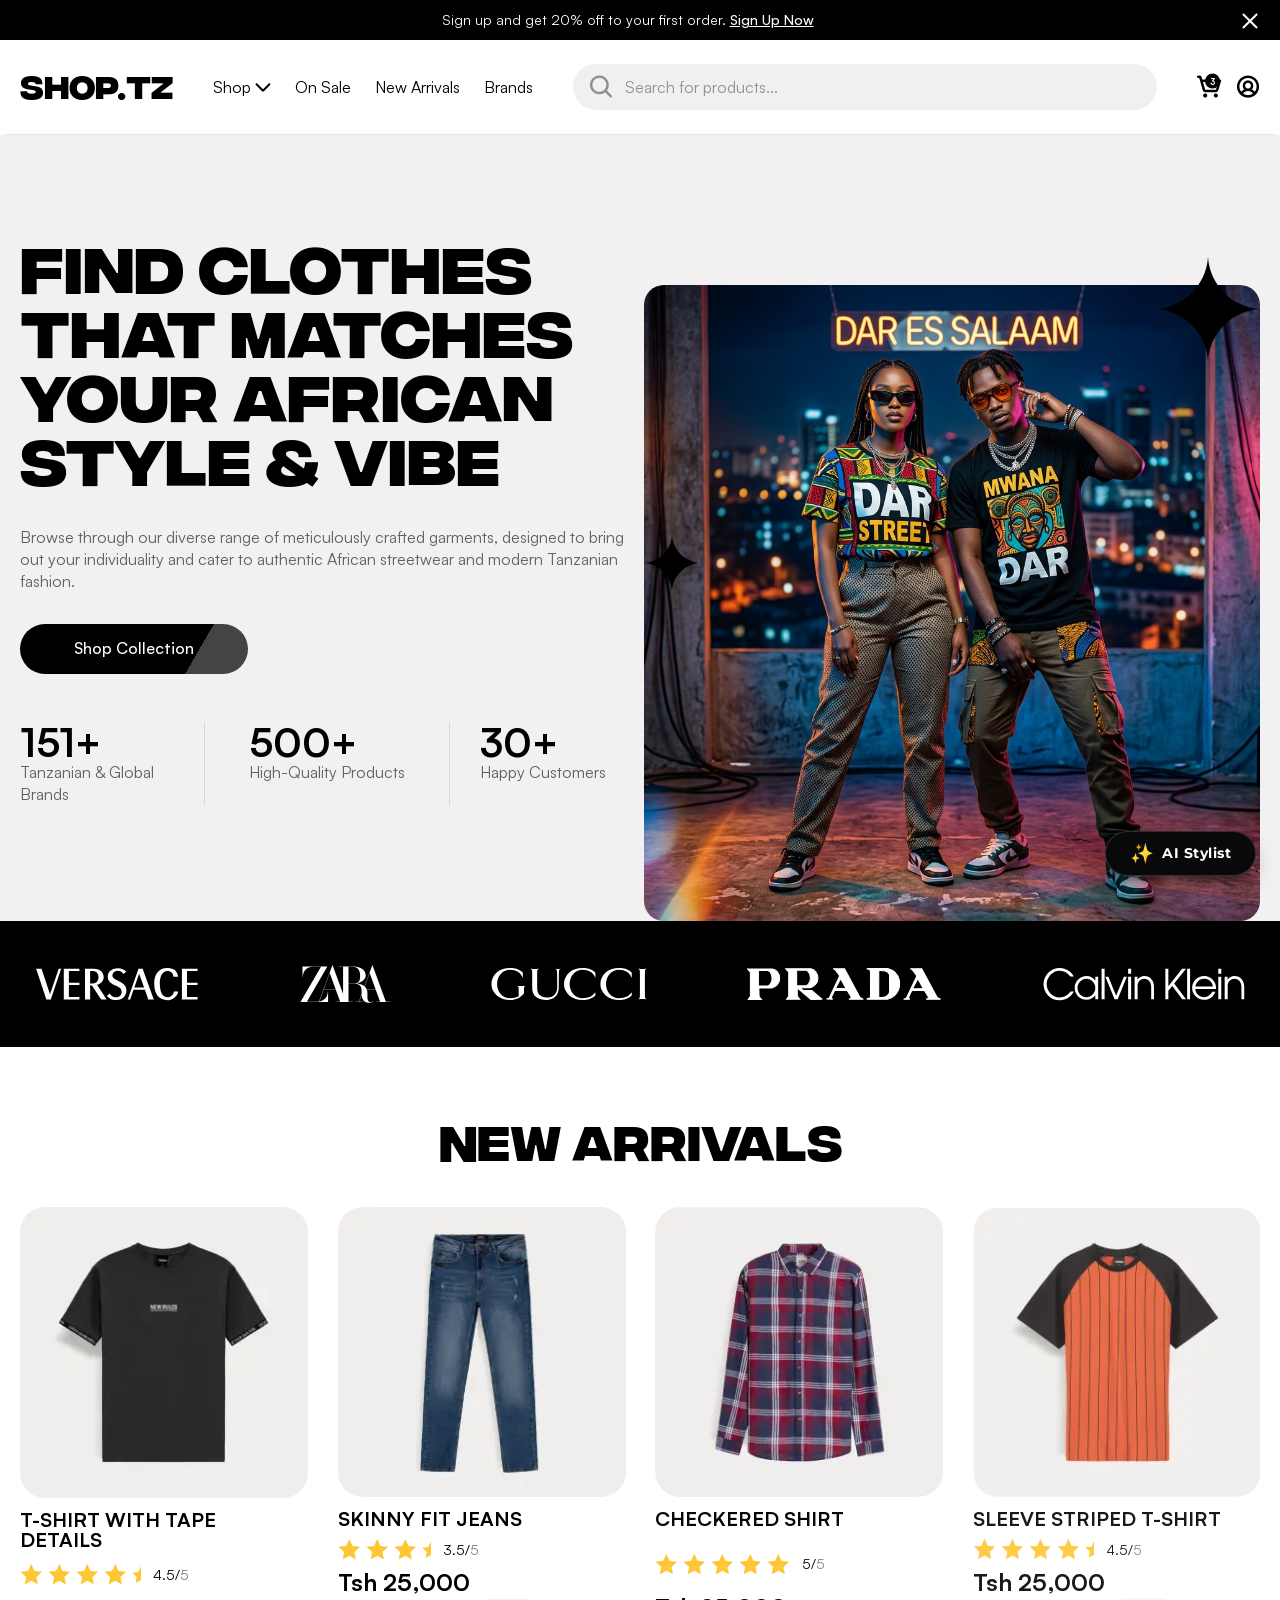
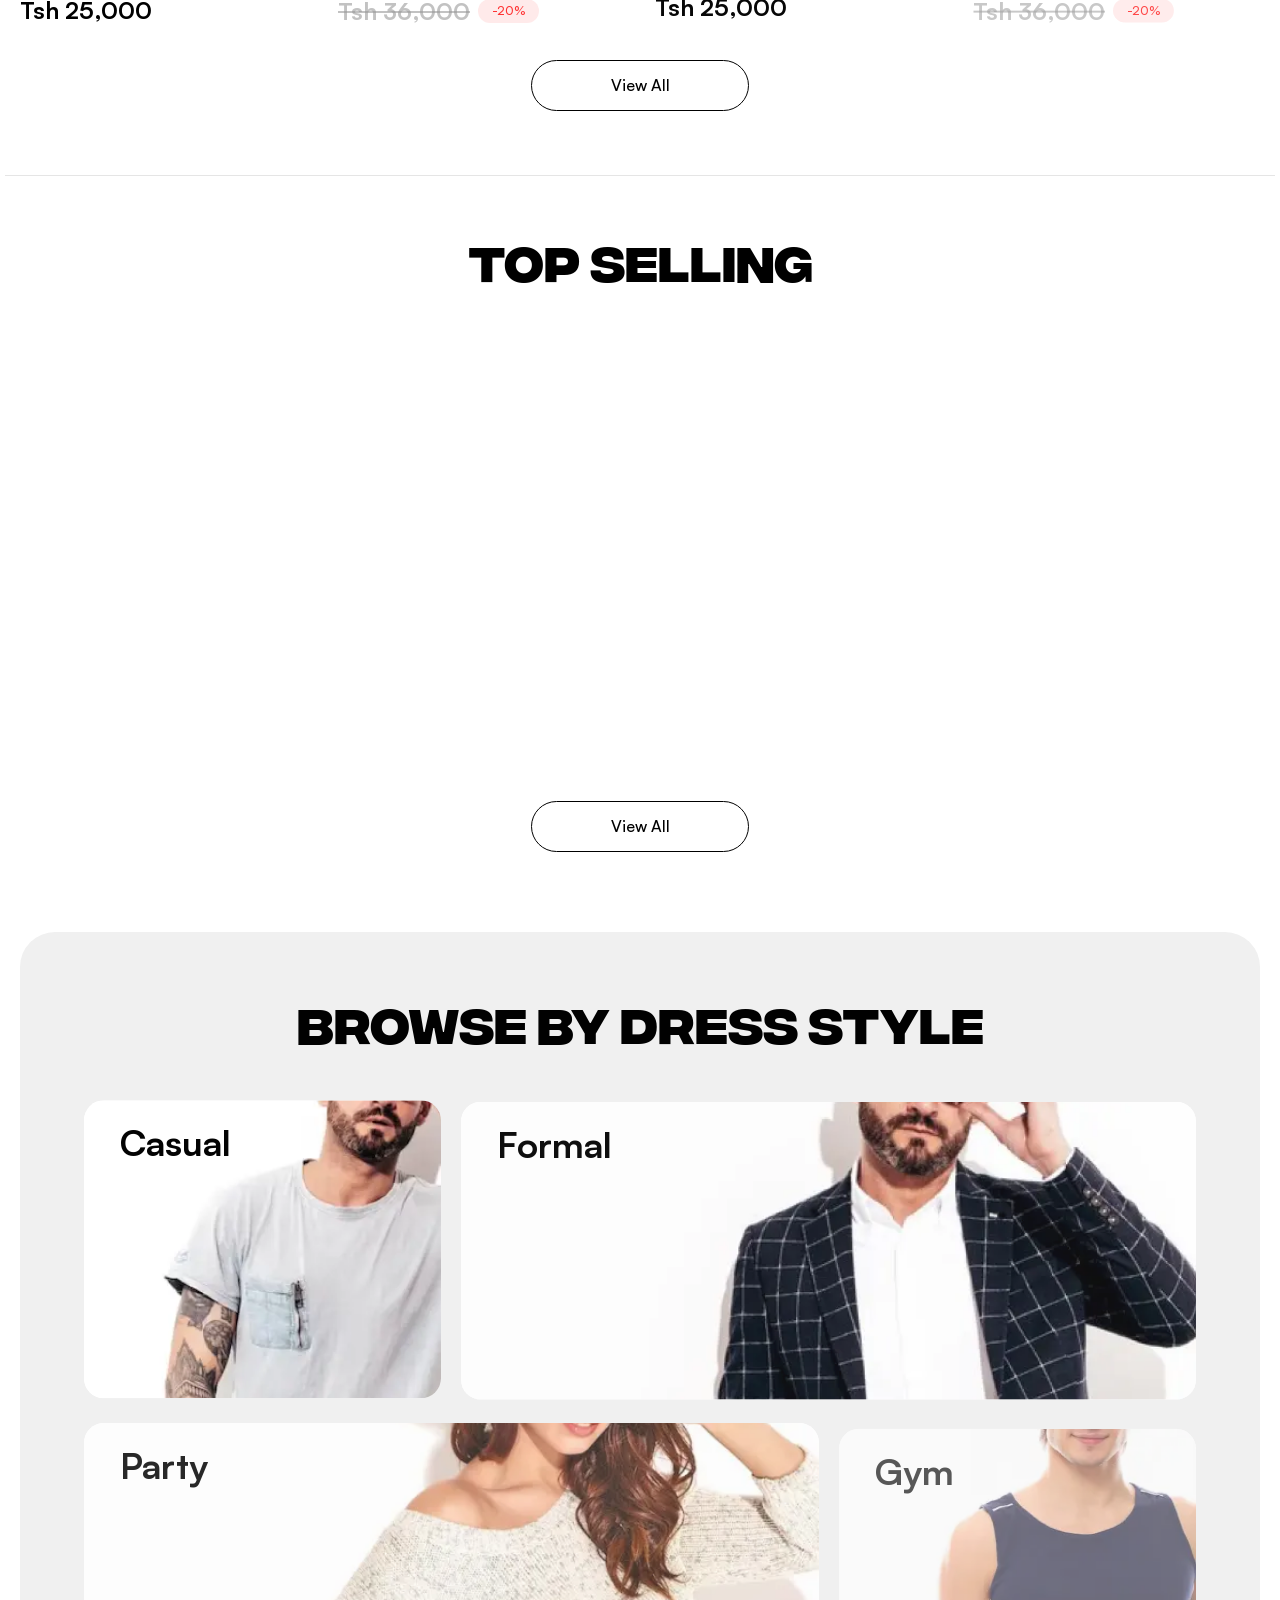
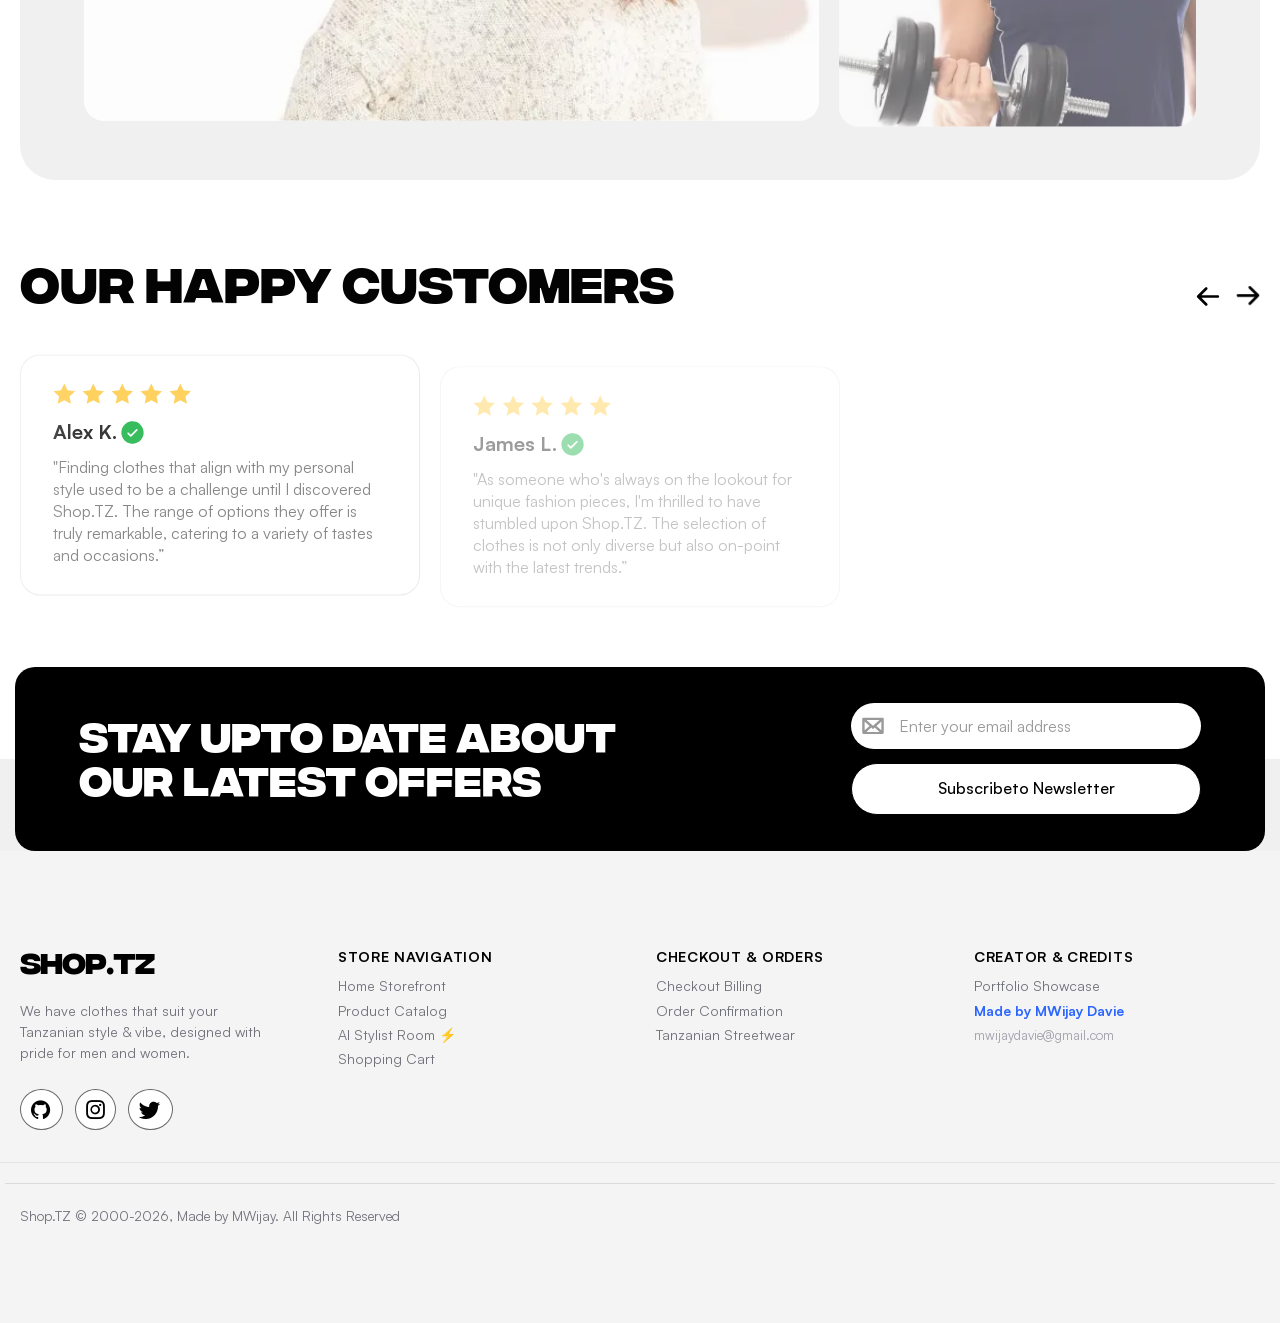
<file: home.html>
<!doctype html>
<html lang="en">

<head>
	<title>HomePage</title>
	<meta charset="UTF-8">
	<meta name="format-detection" content="telephone=no">
	<!-- <style>body{opacity: 0;}</style> -->
	<link rel="stylesheet" href="css/style.min.css?_v=20240908142730">
	<link rel="stylesheet" href="css/ai-assistant.css">
	<link rel="stylesheet" href="css/preloader.css">
	<script src="js/preloader.js"></script>
	<link rel="shortcut icon" href="favicon.ico">
	<!-- <meta name="robots" content="noindex, nofollow"> -->
	<meta name="viewport" content="width=device-width, initial-scale=1.0">
</head>

<body>
	<div class="wrapper">
		<header class="header">
			<div class="header__top top-header" id="top-header">
				<div class="top-header__container">
					<div class="top-header__text">
						<p>Sign up and get 20% off to your first order. <a href="#">Sign Up Now</a></p>
					</div>
					<button class="top-header__remove-btn" type="button" aria-label="remove offer for sign up"></button>
				</div>
			</div>
			<div class="header__bottom bottom-header">
				<div class="bottom-header__container">
					<div class="bottom-header__menu menu">
						<div id="logo-container">
							<a href="home.html" class="header__logo"><span class="logo">SHOP.TZ</span></a>
						</div>
						<nav class="menu__body">
							<ul class="menu__list">
								<li class="menu__item menu__item--drop">
									<div class="menu__drop-list drop-list">
										Shop
										<span class="drop-list__arrow"></span>
									</div>
									<ul class="submenu">
										<li class="submenu__item"><a href="category.html" class="submenu__link">Men's Casual</a></li>
										<li class="submenu__item"><a href="stylist-room.html" class="submenu__link">AI Stylist Room ⚡</a></li>
									</ul>
								</li>
								<li class="menu__item"><a href="category.html" class="menu__link">On Sale</a></li>
								<li class="menu__item"><a href="category.html" class="menu__link">New Arrivals</a></li>
								<li class="menu__item"><a href="category.html" class="menu__link">Brands</a></li>
							</ul>
						</nav>
						<div class="menu__search search" role="search" data-da=".header,500,2">
							<form class="search__form">
								<input data-required="text" type="search" name="form[search]" data-error="Error" placeholder="Search for products..." class="search__input input">
								<button type="submit" class="search__button icon-search" aria-label="search button"></button>
							</form>
						</div>
						<div class="menu__actions action-header">
							<button class="action-header__button icon-search" aria-label="search button" data-da=".action-header,500,0"></button>
							<a href="cart.html" class="action-header__link icon-cart"><span>0</span></a>
							<a href="#" class="action-header__link icon-profile" aria-label="link "></a>
							<button type="button" class="menu__icon icon-menu">
								<span></span>
							</button>
						</div>
					</div>
				</div>
			</div>
		</header>
		<main class="page">
			<section class="hero">
				<div class="hero__container">
					<div class="hero__content">
						<h1 class="hero__title title">
							FIND CLOTHES THAT MATCHES YOUR AFRICAN STYLE & VIBE
						</h1>
						<div class="hero__text text">
							<p>
								Browse through our diverse range of meticulously crafted garments, designed to bring out your individuality and cater to authentic African streetwear and modern Tanzanian fashion.
							</p>
						</div>
						<a class="hero__btn btn" href="category.html">Shop Collection</a>
						<div class="hero__achivment achivment">
							<div class="achivment__item">
								<div class="achivment__number" data-watch data-watch-once><span data-digits-counter>151</span>+</div>
								<div class="achivment__text">Tanzanian & Global Brands</div>
							</div>
							<div class="achivment__item">
								<div class="achivment__number" data-watch data-watch-once><span data-digits-counter>500</span>+</div>
								<div class="achivment__text">High-Quality Products</div>
							</div>
							<div class="achivment__item">
								<div class="achivment__number" data-watch data-watch-once><span data-digits-counter>30,000</span>+</div>
								<div class="achivment__text">Happy Customers</div>
							</div>
						</div>
					</div>
					<div class="hero__images">
						<div class="hero__image">
							<img src="img/home/hero/african_hero.png" alt="African Fashion Models" style="border-radius: 20px; object-fit: cover;">
						</div>
						<img class="hero__decor hero__decor--big" src="img/icons/star-decor.svg" alt="decor" data-prlx-mouse data-prlx-a="150 ">
						<img class="hero__decor hero__decor--small" src="img/icons/star-decor.svg" alt="decor" data-prlx-mouse data-prlx-a="150 ">
					</div>
				</div>
				<div class="hero__brands brand">
					<div class="brand__container">
						<div class="brand__logo brand__logo--versace">
							<img src="img/home/hero/logo-1.svg" alt="logo brand">
						</div>
						<div class="brand__logo brand__logo--zara">
							<img src="img/home/hero/logo-2.svg" alt="logo brand">
						</div>
						<div class="brand__logo brand__logo--gucci">
							<img src="img/home/hero/logo-3.svg" alt="logo brand">
						</div>
						<div class="brand__logo brand__logo--prada">
							<img src="img/home/hero/logo-4.svg" alt="logo brand">
						</div>
						<div class="brand__logo brand__logo--calvin-klein">
							<img src="img/home/hero/logo-5.svg" alt="logo brand">
						</div>
					</div>
				</div>
			</section>
			<section class="new">
				<div class="new__container">
					<div class="new__inner inner-content">
						<h2 class="inner-content__title title title--s">NEW ARRIVALS</h2>
						<div class="inner-content__products">
							<div class="inner-content__cards card-item">
								<div class="card-item__body">
									<a href="#" class="card-item__image">
										<img src="img/home/clothes/c1.webp" alt="product" loading="lazy">
									</a>
									<div class="card-item__info info">
										<h3 class="info__title">
											<a href="#"> T-SHIRT WITH TAPE DETAILS</a>
										</h3>
										<div class="info__rating rating">
											<div class="rating__stars">
												<img src="img/icons/star-fill.svg" alt="">
												<img src="img/icons/star-fill.svg" alt="">
												<img src="img/icons/star-fill.svg" alt="">
												<img src="img/icons/star-fill.svg" alt="">
												<img src="img/icons/star-half.svg" alt="4.5 of 5">
											</div>
											<div class="rating__total">4.5/<span>5</span></div>
										</div>
										<div class="info__price price">
											<span class="price__new">$151</span>
										</div>
									</div>
								</div>
								<div class="card-item__body">
									<a href="#" class="card-item__image">
										<img src="img/home/clothes/c2.webp" alt="product" loading="lazy">
									</a>
									<div class="card-item__info info">
										<h3 class="info__title">
											<a href="#">SKINNY FIT JEANS</a>
										</h3>
										<div class="info__rating rating">
											<div class="rating__stars">
												<img src="img/icons/star-fill.svg" alt="">
												<img src="img/icons/star-fill.svg" alt="">
												<img src="img/icons/star-fill.svg" alt="">
												<img src="img/icons/star-half.svg" alt="3.5 of 5">
											</div>
											<div class="rating__total">3.5/<span>5</span></div>
										</div>
										<div class="info__price price">
											<span class="price__new">$151</span>
											<span class="price__old">$180</span>
											<span class="price__discount">-20%</span>
										</div>
									</div>
								</div>
								<div class="card-item__body">
									<a href="#" class="card-item__image">
										<img src="img/home/clothes/c3.webp" alt="product" loading="lazy">
									</a>
									<div class="card-item__info info">
										<h3 class="info__title">
											<a href="#">CHECKERED SHIRT</a>
										</h3>
										<div class="info__rating rating">
											<div class="rating__stars">
												<img src="img/icons/star-fill.svg" alt="">
												<img src="img/icons/star-fill.svg" alt="">
												<img src="img/icons/star-fill.svg" alt="">
												<img src="img/icons/star-fill.svg" alt="">
												<img src="img/icons/star-fill.svg" alt="5 of 5">
											</div>
											<div class="rating__total">5/<span>5</span></div>
										</div>
										<div class="info__price price">
											<span class="price__new">$151</span>
										</div>
									</div>
								</div>
								<div class="card-item__body">
									<a href="#" class="card-item__image">
										<img src="img/home/clothes/c4.webp" alt="product" loading="lazy">
									</a>
									<div class="card-item__info info">
										<h3 class="info__title">
											<a href="#">SLEEVE STRIPED T-SHIRT</a>
										</h3>
										<div class="info__rating rating">
											<div class="rating__stars">
												<img src="img/icons/star-fill.svg" alt="">
												<img src="img/icons/star-fill.svg" alt="">
												<img src="img/icons/star-fill.svg" alt="">
												<img src="img/icons/star-fill.svg" alt="">
												<img src="img/icons/star-half.svg" alt="4.5 of 5">
											</div>
											<div class="rating__total">4.5/<span>5</span></div>
										</div>
										<div class="info__price price">
											<span class="price__new">$151</span>
											<span class="price__old">$180</span>
											<span class="price__discount">-20%</span>
										</div>
									</div>
								</div>
							</div>
							<div class="inner-content__cards card-item">
								<div class="card-item__body">
									<a href="#" class="card-item__image">
										<img src="img/home/clothes/c4.webp" alt="product" loading="lazy">
									</a>
									<div class="card-item__info info">
										<h3 class="info__title">
											<a href="#">SLEEVE STRIPED T-SHIRT</a>
										</h3>
										<div class="info__rating rating">
											<div class="rating__stars">
												<img src="img/icons/star-fill.svg" alt="">
												<img src="img/icons/star-fill.svg" alt="">
												<img src="img/icons/star-fill.svg" alt="">
												<img src="img/icons/star-fill.svg" alt="">
												<img src="img/icons/star-half.svg" alt="4.5 of 5">
											</div>
											<div class="rating__total">4.5/<span>5</span></div>
										</div>
										<div class="info__price price">
											<span class="price__new">$151</span>
											<span class="price__old">$180</span>
											<span class="price__discount">-20%</span>
										</div>
									</div>
								</div>
								<div class="card-item__body">
									<a href="#" class="card-item__image">
										<img src="img/home/clothes/c1.webp" alt="product" loading="lazy">
									</a>
									<div class="card-item__info info">
										<h3 class="info__title">
											<a href="#"> T-SHIRT WITH TAPE DETAILS</a>
										</h3>
										<div class="info__rating rating">
											<div class="rating__stars">
												<img src="img/icons/star-fill.svg" alt="">
												<img src="img/icons/star-fill.svg" alt="">
												<img src="img/icons/star-fill.svg" alt="">
												<img src="img/icons/star-fill.svg" alt="">
												<img src="img/icons/star-half.svg" alt="4.5 of 5">
											</div>
											<div class="rating__total">4.5/<span>5</span></div>
										</div>
										<div class="info__price price">
											<span class="price__new">$151</span>
										</div>
									</div>
								</div>
								<div class="card-item__body">
									<a href="#" class="card-item__image">
										<img src="img/home/clothes/c2.webp" alt="product" loading="lazy">
									</a>
									<div class="card-item__info info">
										<h3 class="info__title">
											<a href="#">SKINNY FIT JEANS</a>
										</h3>
										<div class="info__rating rating">
											<div class="rating__stars">
												<img src="img/icons/star-fill.svg" alt="">
												<img src="img/icons/star-fill.svg" alt="">
												<img src="img/icons/star-fill.svg" alt="">
												<img src="img/icons/star-half.svg" alt="3.5 of 5">
											</div>
											<div class="rating__total">3.5/<span>5</span></div>
										</div>
										<div class="info__price price">
											<span class="price__new">$151</span>
											<span class="price__old">$180</span>
											<span class="price__discount">-20%</span>
										</div>
									</div>
								</div>
								<div class="card-item__body">
									<a href="#" class="card-item__image">
										<img src="img/home/clothes/c3.webp" alt="product" loading="lazy">
									</a>
									<div class="card-item__info info">
										<h3 class="info__title">
											<a href="#">CHECKERED SHIRT</a>
										</h3>
										<div class="info__rating rating">
											<div class="rating__stars">
												<img src="img/icons/star-fill.svg" alt="">
												<img src="img/icons/star-fill.svg" alt="">
												<img src="img/icons/star-fill.svg" alt="">
												<img src="img/icons/star-fill.svg" alt="">
												<img src="img/icons/star-fill.svg" alt="5 of 5">
											</div>
											<div class="rating__total">5/<span>5</span></div>
										</div>
										<div class="info__price price">
											<span class="price__new">$151</span>
										</div>
									</div>
								</div>
							</div>
						</div>
						<div class="inner-content__btn-show btn btn--white">View All</div>
					</div>
				</div>
			</section>
			<section class="top-selling">
				<div class="top-selling__container">
					<div class="top-selling__inner inner-content">
						<h2 class="inner-content__title title title--s">top selling</h2>
						<div class="inner-content__products">
							<div class="inner-content__cards card-item">
								<div class="card-item__body">
									<a href="#" class="card-item__image">
										<img src="img/home/clothes/c1.webp" alt="product" loading="lazy">
									</a>
									<div class="card-item__info info">
										<h3 class="info__title">
											<a href="#"> T-SHIRT WITH TAPE DETAILS</a>
										</h3>
										<div class="info__rating rating">
											<div class="rating__stars">
												<img src="img/icons/star-fill.svg" alt="">
												<img src="img/icons/star-fill.svg" alt="">
												<img src="img/icons/star-fill.svg" alt="">
												<img src="img/icons/star-fill.svg" alt="">
												<img src="img/icons/star-half.svg" alt="4.5 of 5">
											</div>
											<div class="rating__total">4.5/<span>5</span></div>
										</div>
										<div class="info__price price">
											<span class="price__new">$151</span>
											<span class="price__old">$200</span>
											<span class="price__discount">-20%</span>
										</div>
									</div>
								</div>
								<div class="card-item__body">
									<a href="#" class="card-item__image">
										<img src="img/home/clothes/c2.webp" alt="product" loading="lazy">
									</a>
									<div class="card-item__info info">
										<h3 class="info__title">
											<a href="#">SKINNY FIT JEANS</a>
										</h3>
										<div class="info__rating rating">
											<div class="rating__stars">
												<img src="img/icons/star-fill.svg" alt="">
												<img src="img/icons/star-fill.svg" alt="">
												<img src="img/icons/star-fill.svg" alt="">
												<img src="img/icons/star-half.svg" alt="3.5 of 5">
											</div>
											<div class="rating__total">3.5/<span>5</span></div>
										</div>
										<div class="info__price price">
											<span class="price__new">$151</span>
											<span class="price__old">$180</span>
											<span class="price__discount">-20%</span>
										</div>
									</div>
								</div>
								<div class="card-item__body">
									<a href="#" class="card-item__image">
										<img src="img/home/clothes/c3.webp" alt="product" loading="lazy">
									</a>
									<div class="card-item__info info">
										<h3 class="info__title">
											<a href="#">CHECKERED SHIRT</a>
										</h3>
										<div class="info__rating rating">
											<div class="rating__stars">
												<img src="img/icons/star-fill.svg" alt="">
												<img src="img/icons/star-fill.svg" alt="">
												<img src="img/icons/star-fill.svg" alt="">
												<img src="img/icons/star-fill.svg" alt="">
												<img src="img/icons/star-fill.svg" alt="5 of 5">
											</div>
											<div class="rating__total">5/<span>5</span></div>
										</div>
										<div class="info__price price">
											<span class="price__new">$151</span>
										</div>
									</div>
								</div>
								<div class="card-item__body">
									<a href="#" class="card-item__image">
										<img src="img/home/clothes/c4.webp" alt="product" loading="lazy">
									</a>
									<div class="card-item__info info">
										<h3 class="info__title">
											<a href="#">SLEEVE STRIPED T-SHIRT</a>
										</h3>
										<div class="info__rating rating">
											<div class="rating__stars">
												<img src="img/icons/star-fill.svg" alt="">
												<img src="img/icons/star-fill.svg" alt="">
												<img src="img/icons/star-fill.svg" alt="">
												<img src="img/icons/star-fill.svg" alt="">
												<img src="img/icons/star-half.svg" alt="4.5 of 5">
											</div>
											<div class="rating__total">4.5/<span>5</span></div>
										</div>
										<div class="info__price price">
											<span class="price__new">$151</span>
											<span class="price__old">$180</span>
										</div>
									</div>
								</div>
							</div>
							<div class="inner-content__cards card-item">
								<div class="card-item__body">
									<a href="#" class="card-item__image">
										<img src="img/home/clothes/c1.webp" alt="product" loading="lazy">
									</a>
									<div class="card-item__info info">
										<h3 class="info__title">
											<a href="#"> T-SHIRT WITH TAPE DETAILS</a>
										</h3>
										<div class="info__rating rating">
											<div class="rating__stars">
												<img src="img/icons/star-fill.svg" alt="">
												<img src="img/icons/star-fill.svg" alt="">
												<img src="img/icons/star-fill.svg" alt="">
												<img src="img/icons/star-fill.svg" alt="">
												<img src="img/icons/star-half.svg" alt="4.5 of 5">
											</div>
											<div class="rating__total">4.5/<span>5</span></div>
										</div>
										<div class="info__price price">
											<span class="price__new">$151</span>
										</div>
									</div>
								</div>
								<div class="card-item__body">
									<a href="#" class="card-item__image">
										<img src="img/home/clothes/c2.webp" alt="product" loading="lazy">
									</a>
									<div class="card-item__info info">
										<h3 class="info__title">
											<a href="#">SKINNY FIT JEANS</a>
										</h3>
										<div class="info__rating rating">
											<div class="rating__stars">
												<img src="img/icons/star-fill.svg" alt="">
												<img src="img/icons/star-fill.svg" alt="">
												<img src="img/icons/star-fill.svg" alt="">
												<img src="img/icons/star-half.svg" alt="3.5 of 5">
											</div>
											<div class="rating__total">3.5/<span>5</span></div>
										</div>
										<div class="info__price price">
											<span class="price__new">$151</span>
											<span class="price__old">$180</span>
											<span class="price__discount">-20%</span>
										</div>
									</div>
								</div>
								<div class="card-item__body">
									<a href="#" class="card-item__image">
										<img src="img/home/clothes/c3.webp" alt="product" loading="lazy">
									</a>
									<div class="card-item__info info">
										<h3 class="info__title">
											<a href="#">CHECKERED SHIRT</a>
										</h3>
										<div class="info__rating rating">
											<div class="rating__stars">
												<img src="img/icons/star-fill.svg" alt="">
												<img src="img/icons/star-fill.svg" alt="">
												<img src="img/icons/star-fill.svg" alt="">
												<img src="img/icons/star-fill.svg" alt="">
												<img src="img/icons/star-fill.svg" alt="5 of 5">
											</div>
											<div class="rating__total">5/<span>5</span></div>
										</div>
										<div class="info__price price">
											<span class="price__new">$151</span>
										</div>
									</div>
								</div>
								<div class="card-item__body">
									<a href="#" class="card-item__image">
										<img src="img/home/clothes/c4.webp" alt="product" loading="lazy">
									</a>
									<div class="card-item__info info">
										<h3 class="info__title">
											<a href="#">SLEEVE STRIPED T-SHIRT</a>
										</h3>
										<div class="info__rating rating">
											<div class="rating__stars">
												<img src="img/icons/star-fill.svg" alt="">
												<img src="img/icons/star-fill.svg" alt="">
												<img src="img/icons/star-fill.svg" alt="">
												<img src="img/icons/star-fill.svg" alt="">
												<img src="img/icons/star-half.svg" alt="4.5 of 5">
											</div>
											<div class="rating__total">4.5/<span>5</span></div>
										</div>
										<div class="info__price price">
											<span class="price__new">$151</span>
											<span class="price__old">$180</span>
											<span class="price__discount">-20%</span>
										</div>
									</div>
								</div>
							</div>
						</div>
						<div class="inner-content__btn-show btn btn--white">View All</div>
					</div>
				</div>
			</section>
			<section class="style">
				<div class="style__container">
					<div class="style__row">
						<div class="style__title title title--s">
							BROWSE BY dress STYLE
						</div>
						<div class="style__blocks style-block">
							<a class="style-block__body" href="#">
								<h3 class="style-block__title">Casual</h3>
							</a>
							<a class="style-block__body" href="#">
								<h3 class="style-block__title">Formal</h3>
							</a>
							<a class="style-block__body" href="#">
								<h3 class="style-block__title">Party</h3>
							</a>
							<a class="style-block__body" href="#">
								<h3 class="style-block__title">Gym</h3>
							</a>
						</div>
					</div>
				</div>
			</section>
			<section class="feedback">
				<div class="feedback__container">
					<div class="feedback__top">
						<h2 class="feedback__title title title--s-l">OUR HAPPY CUSTOMERS</h2>
						<div class="feedback__arrows arrow">
							<button class="arrow__left" aria-label="button arrow left"></button>
							<button class="arrow__right" aria-label="button arrow right"></button>
						</div>
					</div>
					<div class="feedback__slider swiper">
						<div class="feedback__wrapper swiper-wrapper">
							<div class="feedback__slide swiper-slide">
								<div class="feedback__body body-inner">
									<div class="body-inner__rating">
										<img src="img/icons/star-fill.svg" alt="">
										<img src="img/icons/star-fill.svg" alt="">
										<img src="img/icons/star-fill.svg" alt="">
										<img src="img/icons/star-fill.svg" alt="">
										<img src="img/icons/star-fill.svg" alt="5 of 5">
									</div>
									<div class="body-inner__customer">Sarah M.</div>
									<div class="body-inner__text text">
										<p>
											"I'm blown away by the quality and style of the clothes
											I received from Shop.TZ. From casual wear to elegant
											dresses, every piece I've bought has exceeded my
											expectations.”
										</p>
									</div>
								</div>
							</div>
							<div class="feedback__slide swiper-slide">
								<div class="feedback__body body-inner">
									<div class="body-inner__rating">
										<img src="img/icons/star-fill.svg" alt="">
										<img src="img/icons/star-fill.svg" alt="">
										<img src="img/icons/star-fill.svg" alt="">
										<img src="img/icons/star-fill.svg" alt="">
										<img src="img/icons/star-fill.svg" alt="5 of 5">
									</div>
									<div class="body-inner__customer">Alex K.</div>
									<div class="body-inner__text text">
										<p>
											"Finding clothes that align with my personal style used
											to be a challenge until I discovered Shop.TZ. The range
											of options they offer is truly remarkable, catering to a
											variety of tastes and occasions.”
										</p>
									</div>
								</div>
							</div>
							<div class="feedback__slide swiper-slide">
								<div class="feedback__body body-inner">
									<div class="body-inner__rating">
										<img src="img/icons/star-fill.svg" alt="">
										<img src="img/icons/star-fill.svg" alt="">
										<img src="img/icons/star-fill.svg" alt="">
										<img src="img/icons/star-fill.svg" alt="">
										<img src="img/icons/star-fill.svg" alt="5 of 5">
									</div>
									<div class="body-inner__customer">James L.</div>
									<div class="body-inner__text text">
										<p>
											"As someone who's always on the lookout for unique
											fashion pieces, I'm thrilled to have stumbled upon
											Shop.TZ. The selection of clothes is not only diverse
											but also on-point with the latest trends.”
										</p>
									</div>
								</div>
							</div>
							<div class="feedback__slide swiper-slide">
								<div class="feedback__body body-inner">
									<div class="body-inner__rating">
										<img src="img/icons/star-fill.svg" alt="">
										<img src="img/icons/star-fill.svg" alt="">
										<img src="img/icons/star-fill.svg" alt="">
										<img src="img/icons/star-fill.svg" alt="">
										<img src="img/icons/star-fill.svg" alt="5 of 5">
									</div>
									<div class="body-inner__customer">James L.</div>
									<div class="body-inner__text text">
										<p>
											"As someone who's always on the lookout for unique
											fashion pieces, I'm thrilled to have stumbled upon
											Shop.TZ. The selection of clothes is not only diverse
											but also on-point with the latest trends.”
										</p>
									</div>
								</div>
							</div>
							<div class="feedback__slide swiper-slide">
								<div class="feedback__body body-inner">
									<div class="body-inner__rating">
										<img src="img/icons/star-fill.svg" alt="">
										<img src="img/icons/star-fill.svg" alt="">
										<img src="img/icons/star-fill.svg" alt="">
										<img src="img/icons/star-fill.svg" alt="">
										<img src="img/icons/star-fill.svg" alt="5 of 5">
									</div>
									<div class="body-inner__customer">Mooen</div>
									<div class="body-inner__text text">
										<p>
											"As someone who's always on the lookout for unique
											fashion pieces, I'm thrilled to have stumbled upon
											Shop.TZ. The selection of clothes is not only diverse
											but also on-point with the latest trends.”
										</p>
									</div>
								</div>
							</div>
						</div>
					</div>
				</div>
			</section>
		</main>
		<footer class="footer">
			<div class="footer__offers offers">
				<div class="offers__container">
					<h2 class="offers__title title title--s-white">STAY UPTO DATE ABOUT OUR LATEST OFFERS</h2>
					<div class="offers__form">
						<form action="#" method="post">
							<div class="offers__input-row"><input class="offers__input input" type="email" name="email" placeholder="Enter your email address"></div>
							<button class="offers__btn btn btn--white  btn--box-shadow" type="submit">Subscribe <span>to Newsletter</span></button>
						</form>
					</div>
				</div>
			</div>
			<div class="footer__inner inner" style="background: #f4f4f5; padding: 48px 0 32px 0;">
				<div class="inner__container" style="display: grid; grid-template-columns: repeat(auto-fit, minmax(200px, 1fr)); gap: 32px; align-items: start;">
					<div class="inner__info info">
						<div class="info__logo" style="font-size: 1.8rem; font-weight: 900; letter-spacing: -0.03em; color: #000; margin-bottom: 12px;">
							SHOP.TZ
						</div>
						<div class="info__text text" style="font-size: 0.88rem; color: #71717a; line-height: 150%; margin-bottom: 16px;">
							<p>We have clothes that suit your Tanzanian style & vibe, designed with pride for men and women.</p>
						</div>
						<ul class="info__social social" style="display: flex; gap: 12px; list-style: none; padding: 0;">
							<li class="social__item"><a href="https://github.com/mwijaydavie" target="_blank" class="social__link icon-s-gh" aria-label="github" style="font-size: 1.2rem; color: #000;"></a></li>
							<li class="social__item"><a href="#" class="social__link icon-s-insta" aria-label="instagram" style="font-size: 1.2rem; color: #000;"></a></li>
							<li class="social__item"><a href="#" class="social__link icon-s-twitter" aria-label="twitter" style="font-size: 1.2rem; color: #000;"></a></li>
						</ul>
					</div>

					<div class="footer-col">
						<h4 style="font-size: 0.9rem; font-weight: 700; text-transform: uppercase; letter-spacing: 0.05em; color: #000; margin-bottom: 16px;">Store Navigation</h4>
						<ul style="list-style: none; padding: 0; margin: 0; display: flex; flex-direction: column; gap: 10px; font-size: 0.88rem;">
							<li><a href="home.html" style="color: #71717a; text-decoration: none;">Home Storefront</a></li>
							<li><a href="category.html" style="color: #71717a; text-decoration: none;">Product Catalog</a></li>
							<li><a href="stylist-room.html" style="color: #71717a; text-decoration: none;">AI Stylist Room ⚡</a></li>
							<li><a href="cart.html" style="color: #71717a; text-decoration: none;">Shopping Cart</a></li>
						</ul>
					</div>

					<div class="footer-col">
						<h4 style="font-size: 0.9rem; font-weight: 700; text-transform: uppercase; letter-spacing: 0.05em; color: #000; margin-bottom: 16px;">Checkout & Orders</h4>
						<ul style="list-style: none; padding: 0; margin: 0; display: flex; flex-direction: column; gap: 10px; font-size: 0.88rem;">
							<li><a href="checkout.html" style="color: #71717a; text-decoration: none;">Checkout Billing</a></li>
							<li><a href="order-success.html" style="color: #71717a; text-decoration: none;">Order Confirmation</a></li>
							<li><a href="category.html" style="color: #71717a; text-decoration: none;">Tanzanian Streetwear</a></li>
						</ul>
					</div>

					<div class="footer-col">
						<h4 style="font-size: 0.9rem; font-weight: 700; text-transform: uppercase; letter-spacing: 0.05em; color: #000; margin-bottom: 16px;">Creator & Credits</h4>
						<ul style="list-style: none; padding: 0; margin: 0; display: flex; flex-direction: column; gap: 10px; font-size: 0.88rem;">
							<li><a href="index.html" style="color: #71717a; text-decoration: none;">Portfolio Showcase</a></li>
							<li><a href="https://github.com/mwijaydavie" target="_blank" style="color: #2a66ff; font-weight: 600; text-decoration: none;">Made by MWijay Davie</a></li>
							<li><span style="color: #a1a1aa; font-size: 0.82rem;">mwijaydavie@gmail.com</span></li>
						</ul>
					</div>
				</div>
			</div>
			<div class="footer__bottom bottom-footer" style="border-top: 1px solid #e4e4e7; padding: 20px 0; background: #f4f4f5;">
				<div class="bottom-footer__container" style="display: flex; justify-content: space-between; align-items: center; flex-wrap: wrap; gap: 12px;">
					<div class="bottom-footer__copy" style="font-size: 0.85rem; color: #71717a;">Shop.TZ © 2000-2026, Made by MWijay. All Rights Reserved</div>
				</div>
			</div>
		</footer>
	</div>
	<script src="js/app.min.js?_v=20240908142730"></script>
	<script src="js/config.js"></script>
	<script src="js/cart-manager.js"></script>
	<script src="js/auth-modal.js"></script>
	<script src="js/ai-rotation.js"></script>
	<script src="js/ai-assistant.js"></script>
</body>

</html>
</file>
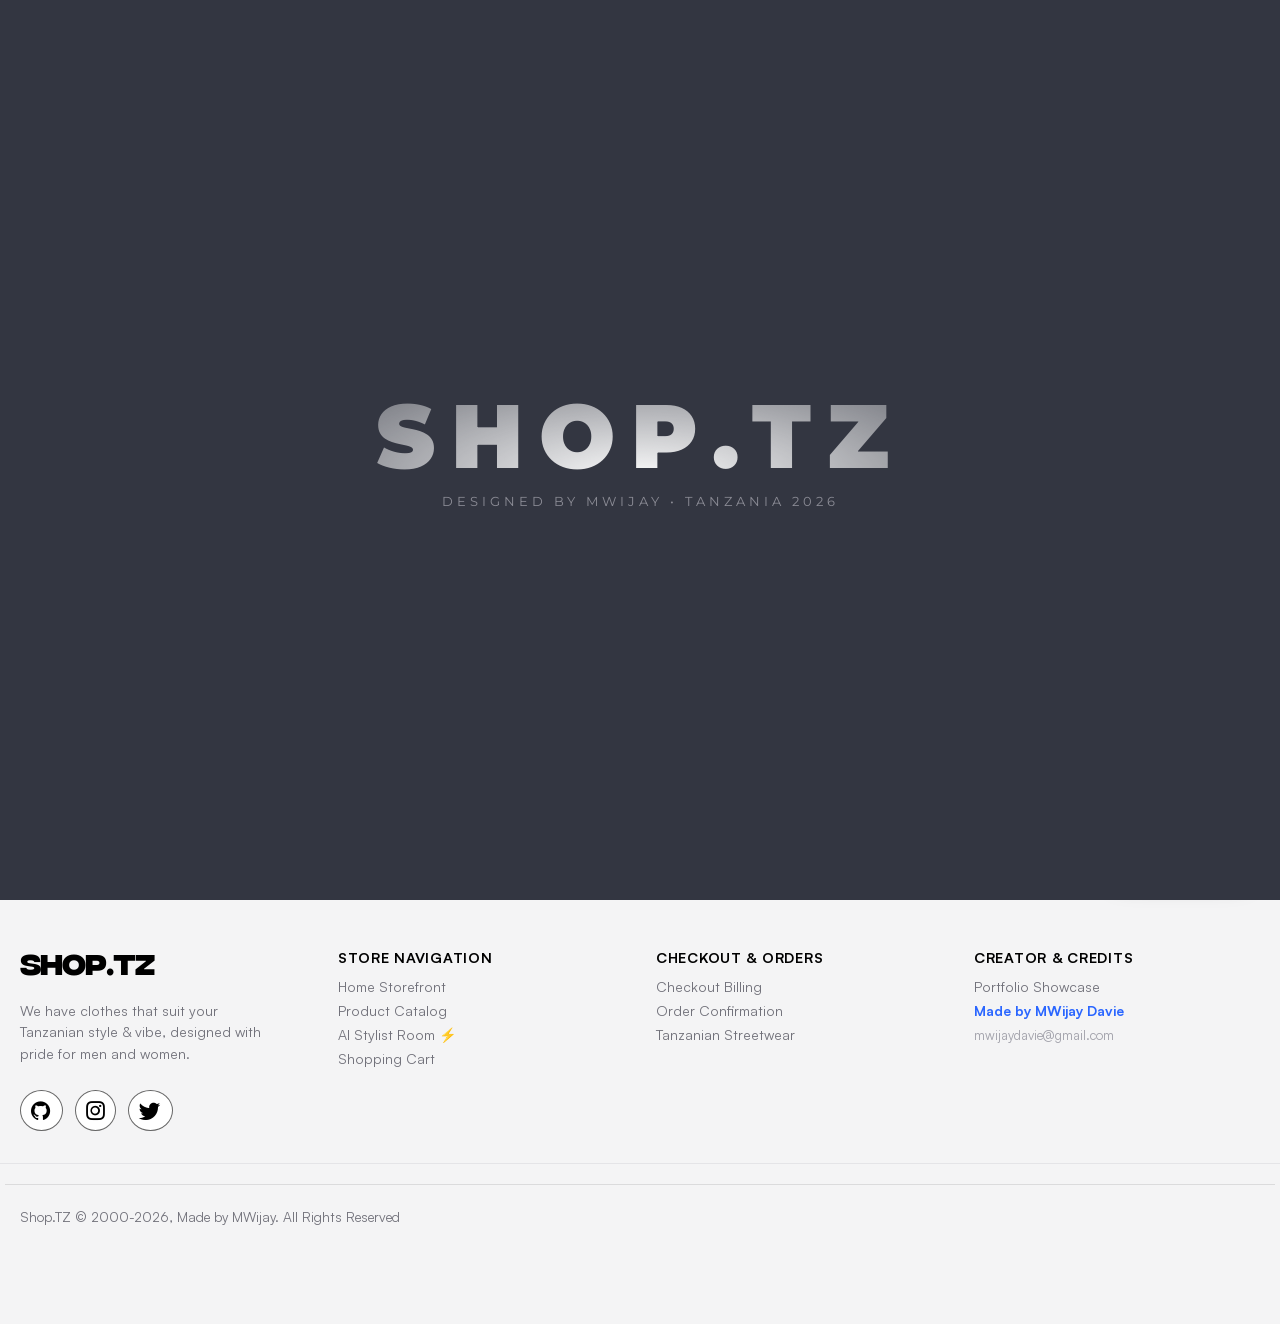
<file: order-success.html>
<!doctype html>
<html lang="en">

<head>
	<title>Order Success - Shop.TZ</title>
	<meta charset="UTF-8">
	<meta name="format-detection" content="telephone=no">
	<link rel="stylesheet" href="css/style.min.css?_v=20240908142730">
	<link rel="stylesheet" href="css/ai-assistant.css">
	<link rel="stylesheet" href="css/preloader.css">
	<script src="js/preloader.js"></script>
	<link rel="shortcut icon" href="favicon.ico">
	<meta name="viewport" content="width=device-width, initial-scale=1.0">
	<style>
		.success-card {
			max-width: 600px;
			margin: 80px auto;
			background: #ffffff;
			border: 1px solid #e4e4e7;
			border-radius: 24px;
			padding: 48px 32px;
			text-align: center;
			color: #000000;
			box-shadow: 0 10px 30px rgba(0, 0, 0, 0.05);
		}
		.success-icon {
			font-size: 4rem;
			color: #10b981;
			margin-bottom: 24px;
			animation: pop 0.4s cubic-bezier(0.175, 0.885, 0.32, 1.275);
		}
		.success-title {
			font-size: 2.2rem;
			font-weight: 700;
			margin-bottom: 16px;
			text-transform: uppercase;
			letter-spacing: -0.5px;
		}
		.success-text {
			font-size: 1rem;
			color: #71717a;
			line-height: 160%;
			margin-bottom: 32px;
		}
		.success-order-id {
			font-family: monospace;
			font-size: 0.95rem;
			background: #f4f4f5;
			padding: 8px 16px;
			border-radius: 8px;
			color: #18181b;
			display: inline-block;
			margin-bottom: 24px;
			font-weight: bold;
		}
		.success-btn {
			display: inline-block;
			background: #000000;
			color: #ffffff;
			text-decoration: none;
			padding: 16px 32px;
			border-radius: 12px;
			font-size: 0.95rem;
			font-weight: 700;
			text-transform: uppercase;
			transition: opacity 0.2s;
		}
		.success-btn:hover {
			opacity: 0.85;
		}
		@keyframes pop {
			0% { transform: scale(0.5); opacity: 0; }
			100% { transform: scale(1); opacity: 1; }
		}
	</style>
</head>

<body>
	<div class="wrapper">
		<header class="header">
			<div class="header__top top-header" id="top-header">
				<div class="top-header__container">
					<div class="top-header__text">
						<p>Sign up and get 20% off to your first order. <a href="#">Sign Up Now</a></p>
					</div>
					<button class="top-header__remove-btn" type="button" aria-label="remove offer for sign up"></button>
				</div>
			</div>
			<div class="header__bottom bottom-header">
				<div class="bottom-header__container">
					<div class="bottom-header__menu menu">
						<div id="logo-container">
							<a href="home.html" class="header__logo"><span class="logo">SHOP.TZ</span></a>
						</div>
						<nav class="menu__body">
							<ul class="menu__list">
								<li class="menu__item menu__item--drop">
									<div class="menu__drop-list drop-list">
										Shop
										<span class="drop-list__arrow"></span>
									</div>
									<ul class="submenu">
										<li class="submenu__item"><a href="category.html" class="submenu__link">Men's Casual</a></li>
										<li class="submenu__item"><a href="stylist-room.html" class="submenu__link">AI Stylist Room ⚡</a></li>
									</ul>
								</li>
								<li class="menu__item"><a href="category.html" class="menu__link">On Sale</a></li>
								<li class="menu__item"><a href="category.html" class="menu__link">New Arrivals</a></li>
								<li class="menu__item"><a href="category.html" class="menu__link">Brands</a></li>
							</ul>
						</nav>
						<div class="menu__search search" role="search" data-da=".header,500,2">
							<form class="search__form">
								<input data-required="text" type="search" name="form[search]" data-error="Error" placeholder="Search for products..." class="search__input input">
								<button type="submit" class="search__button icon-search" aria-label="search button"></button>
							</form>
						</div>
						<div class="menu__actions action-header">
							<button class="action-header__button icon-search" aria-label="search button" data-da=".action-header,500,0"></button>
							<a href="cart.html" class="action-header__link icon-cart"><span>0</span></a>
							<a href="#" class="action-header__link icon-profile" aria-label="link "></a>
							<button type="button" class="menu__icon icon-menu">
								<span></span>
							</button>
						</div>
					</div>
				</div>
			</div>
		</header>

		<main class="page">
			<div class="success-card">
				<div class="success-icon">✓</div>
				<h1 class="success-title">Order Placed!</h1>
				<p class="success-text">
					Thank you for your purchase! Your order is being processed and will ship soon. 
					We've pre-selected standard Tanzanian shipping routing.
					<br/><br/>
					This project is proudly created by **Mwijay Davie** (<a href="mailto:mwijaydavie@gmail.com" style="color: #000000; font-weight: 600;">mwijaydavie@gmail.com</a>) based in Tanzania.
				</p>
				<div>
					<span class="checkout-label">Order Confirmation ID:</span><br/>
					<div class="success-order-id" id="order-id">SHPC-XXXXXXXX</div>
				</div>
				<br/>
				<a href="home.html" class="success-btn">Continue Shopping</a>
			</div>
		</main>

		<footer class="footer">
			<div class="footer__offers offers">
				<div class="offers__container">
					<h2 class="offers__title title title--s-white">STAY UPTO DATE ABOUT OUR LATEST OFFERS</h2>
					<div class="offers__form form-offers">
						<form class="form-offers__form">
							<div class="form-offers__item icon-mail">
								<input data-required="email" type="email" name="form[email]" data-error="Error" placeholder="Enter your email address" class="form-offers__input input">
							</div>
							<button type="submit" class="form-offers__button btn btn--white btn--small">
								Subscribe to Newsletter
							</button>
						</form>
					</div>
				</div>
			</div>
			<div class="footer__inner inner" style="background: #f4f4f5; padding: 48px 0 32px 0;">
				<div class="inner__container" style="display: grid; grid-template-columns: repeat(auto-fit, minmax(200px, 1fr)); gap: 32px; align-items: start;">
					<div class="inner__info info">
						<div class="info__logo" style="font-size: 1.8rem; font-weight: 900; letter-spacing: -0.03em; color: #000; margin-bottom: 12px;">
							SHOP.TZ
						</div>
						<div class="info__text text" style="font-size: 0.88rem; color: #71717a; line-height: 150%; margin-bottom: 16px;">
							<p>We have clothes that suit your Tanzanian style & vibe, designed with pride for men and women.</p>
						</div>
						<ul class="info__social social" style="display: flex; gap: 12px; list-style: none; padding: 0;">
							<li class="social__item"><a href="https://github.com/mwijaydavie" target="_blank" class="social__link icon-s-gh" aria-label="github" style="font-size: 1.2rem; color: #000;"></a></li>
							<li class="social__item"><a href="#" class="social__link icon-s-insta" aria-label="instagram" style="font-size: 1.2rem; color: #000;"></a></li>
							<li class="social__item"><a href="#" class="social__link icon-s-twitter" aria-label="twitter" style="font-size: 1.2rem; color: #000;"></a></li>
						</ul>
					</div>

					<div class="footer-col">
						<h4 style="font-size: 0.9rem; font-weight: 700; text-transform: uppercase; letter-spacing: 0.05em; color: #000; margin-bottom: 16px;">Store Navigation</h4>
						<ul style="list-style: none; padding: 0; margin: 0; display: flex; flex-direction: column; gap: 10px; font-size: 0.88rem;">
							<li><a href="home.html" style="color: #71717a; text-decoration: none;">Home Storefront</a></li>
							<li><a href="category.html" style="color: #71717a; text-decoration: none;">Product Catalog</a></li>
							<li><a href="stylist-room.html" style="color: #71717a; text-decoration: none;">AI Stylist Room ⚡</a></li>
							<li><a href="cart.html" style="color: #71717a; text-decoration: none;">Shopping Cart</a></li>
						</ul>
					</div>

					<div class="footer-col">
						<h4 style="font-size: 0.9rem; font-weight: 700; text-transform: uppercase; letter-spacing: 0.05em; color: #000; margin-bottom: 16px;">Checkout & Orders</h4>
						<ul style="list-style: none; padding: 0; margin: 0; display: flex; flex-direction: column; gap: 10px; font-size: 0.88rem;">
							<li><a href="checkout.html" style="color: #71717a; text-decoration: none;">Checkout Billing</a></li>
							<li><a href="order-success.html" style="color: #71717a; text-decoration: none;">Order Confirmation</a></li>
							<li><a href="category.html" style="color: #71717a; text-decoration: none;">Tanzanian Streetwear</a></li>
						</ul>
					</div>

					<div class="footer-col">
						<h4 style="font-size: 0.9rem; font-weight: 700; text-transform: uppercase; letter-spacing: 0.05em; color: #000; margin-bottom: 16px;">Creator & Credits</h4>
						<ul style="list-style: none; padding: 0; margin: 0; display: flex; flex-direction: column; gap: 10px; font-size: 0.88rem;">
							<li><a href="index.html" style="color: #71717a; text-decoration: none;">Portfolio Showcase</a></li>
							<li><a href="https://github.com/mwijaydavie" target="_blank" style="color: #2a66ff; font-weight: 600; text-decoration: none;">Made by MWijay Davie</a></li>
							<li><span style="color: #a1a1aa; font-size: 0.82rem;">mwijaydavie@gmail.com</span></li>
						</ul>
					</div>
				</div>
			</div>
			<div class="footer__bottom bottom-footer" style="border-top: 1px solid #e4e4e7; padding: 20px 0; background: #f4f4f5;">
				<div class="bottom-footer__container" style="display: flex; justify-content: space-between; align-items: center; flex-wrap: wrap; gap: 12px;">
					<div class="bottom-footer__copy" style="font-size: 0.85rem; color: #71717a;">Shop.TZ © 2000-2026, Made by MWijay. All Rights Reserved</div>
				</div>
			</div>
		</footer>
	</div>
	<script src="js/app.min.js?_v=20240908142730"></script>
	<script>
		// Generate random order number
		document.getElementById("order-id").innerText = "SHPC-" + Math.floor(10000000 + Math.random() * 90000000);
	</script>
	<script src="js/config.js"></script>
	<script src="js/cart-manager.js"></script>
	<script src="js/auth-modal.js"></script>
	<script src="js/ai-rotation.js"></script>
	<script src="js/ai-assistant.js"></script>
</body>

</html>
</file>
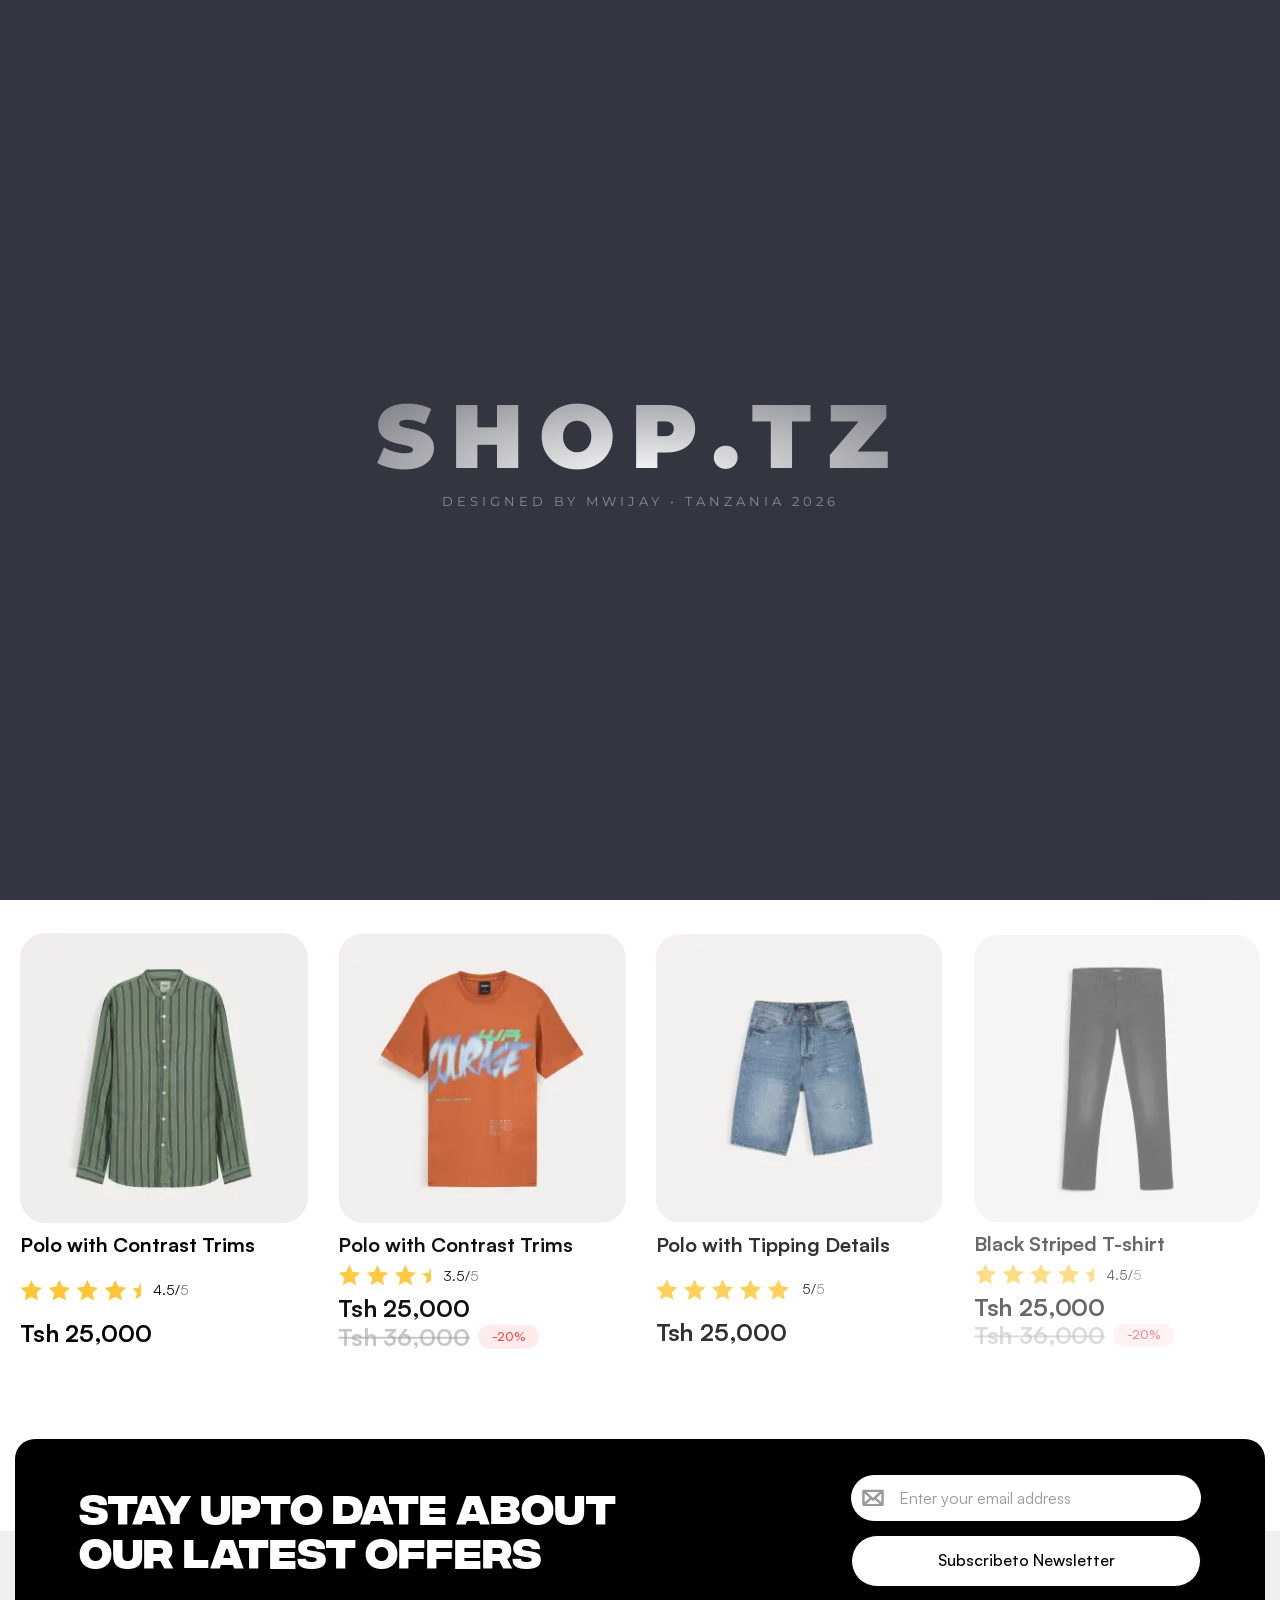
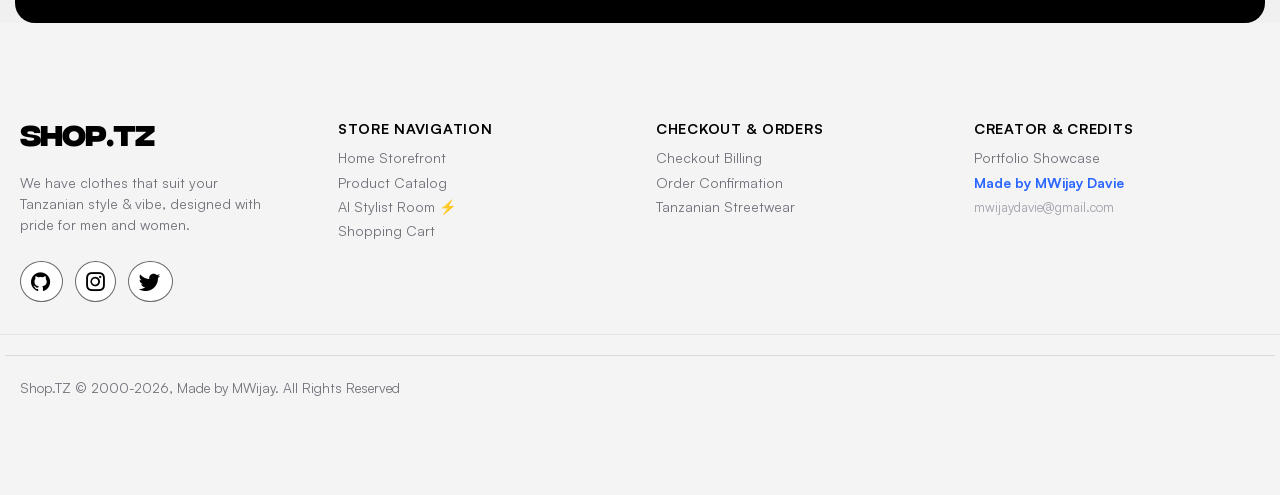
<file: product-dtl.html>
<!doctype html>
<html lang="en">

<head>
	<title>Product Details</title>
	<meta charset="UTF-8">
	<meta name="format-detection" content="telephone=no">
	<!-- <style>body{opacity: 0;}</style> -->
	<link rel="stylesheet" href="css/style.min.css?_v=20240908142730">
	<link rel="stylesheet" href="css/ai-assistant.css">
	<link rel="stylesheet" href="css/preloader.css">
	<script src="js/preloader.js"></script>
	<link rel="shortcut icon" href="favicon.ico">
	<!-- <meta name="robots" content="noindex, nofollow"> -->
	<meta name="viewport" content="width=device-width, initial-scale=1.0">
</head>

<body>
	<div class="wrapper">
		<header class="header">
			<div class="header__top top-header" id="top-header">
				<div class="top-header__container">
					<div class="top-header__text">
						<p>Sign up and get 20% off to your first order. <a href="#">Sign Up Now</a></p>
					</div>
					<button class="top-header__remove-btn" type="button" aria-label="remove offer for sign up"></button>
				</div>
			</div>
			<div class="header__bottom bottom-header">
				<div class="bottom-header__container">
					<div class="bottom-header__menu menu">
						<div id="logo-container">
							<a href="home.html" class="header__logo"><span class="logo">SHOP.TZ</span></a>
						</div>
						<nav class="menu__body">
							<ul class="menu__list">
								<li class="menu__item menu__item--drop">
									<div class="menu__drop-list drop-list">
										Shop
										<span class="drop-list__arrow"></span>
									</div>
									<ul class="submenu">
										<li class="submenu__item"><a href="category.html" class="submenu__link">Men's Casual</a></li>
										<li class="submenu__item"><a href="stylist-room.html" class="submenu__link">AI Stylist Room ⚡</a></li>
									</ul>
								</li>
								<li class="menu__item"><a href="category.html" class="menu__link">On Sale</a></li>
								<li class="menu__item"><a href="category.html" class="menu__link">New Arrivals</a></li>
								<li class="menu__item"><a href="category.html" class="menu__link">Brands</a></li>
							</ul>
						</nav>
						<div class="menu__search search" role="search" data-da=".header,500,2">
							<form class="search__form">
								<input data-required="text" type="search" name="form[search]" data-error="Error" placeholder="Search for products..." class="search__input input">
								<button type="submit" class="search__button icon-search" aria-label="search button"></button>
							</form>
						</div>
						<div class="menu__actions action-header">
							<button class="action-header__button icon-search" aria-label="search button" data-da=".action-header,500,0"></button>
							<a href="cart.html" class="action-header__link icon-cart"><span>0</span></a>
							<a href="#" class="action-header__link icon-profile" aria-label="link "></a>
							<button type="button" class="menu__icon icon-menu">
								<span></span>
							</button>
						</div>
					</div>
				</div>
			</div>
		</header>
		<main class="page">
			<div class="breadcrumbs">
				<div class="breadcrumbs__container">
					<a href="home.html">Home</a> <a href="category.html">Shop</a>
					<a href="category.html">Men</a> <span>T-shirts</span>
				</div>
			</div>
			<section class="product-item">
				<div class="product-item__container">
					<div class="product-item__sliders">
						<div class="product-item__thumbs swiper swiper-thumbs">
							<div class="swiper-thumbs__wrapper swiper-wrapper">
								<div class="swiper-thumbs__slide swiper-slide">
									<img class="swiper-thumbs__image ibg" src="img/product-dtl/item-view_1.webp" alt="item">
								</div>
								<div class="swiper-thumbs__slide swiper-slide">
									<img class="swiper-thumbs__image ibg" src="img/product-dtl/item-view_2.webp" alt="item">
								</div>
								<div class="swiper-thumbs__slide swiper-slide">
									<img class="swiper-thumbs__image ibg" src="img/product-dtl/item-view_3.webp" alt="item">
								</div>
							</div>
						</div>
						<div class="product-item__slider swiper">
							<div class="product-item__wrapper swiper-wrapper">
								<div class="product-item__slide swiper-slide">
									<img class="swiper-slide__image ibg" src="img/home/clothes/african_model1.png" alt="African Fashion Model Graphic T-Shirt" style="border-radius: 16px; object-fit: cover;">
								</div>
								<div class="product-item__slide swiper-slide">
									<img class="swiper-slide__image ibg" src="img/product-dtl/item-view_2b.webp" alt="item">
								</div>
								<div class="product-item__slide swiper-slide">
									<img class="swiper-slide__image ibg" src="img/product-dtl/item-view_3b.webp" alt="item">
								</div>
							</div>
						</div>
					</div>
					<div class="product-item__content">
						<div class="product-item__dtl-info dtl-info">
							<h1 class="dtl-info__title title title--m-l">
								One Life Graphic T-shirt
							</h1>
							<div class="dtl-info__rating rating">
								<div class="rating__stars">
									<img src="img/icons/star-fill.svg" alt="">
									<img src="img/icons/star-fill.svg" alt="">
									<img src="img/icons/star-fill.svg" alt="">
									<img src="img/icons/star-fill.svg" alt="">
									<img src="img/icons/star-half.svg" alt="4.5 of 5">
								</div>
								<div class="rating__total">4.5/<span>5</span></div>
							</div>
							<div class="dtl-info__price price">
								<span class="price__new">Tsh 35,000</span>
								<span class="price__old">Tsh 45,000</span>
								<span class="price__discount">-22%</span>
							</div>
							<div class="dtl-info__text text">
								<p>
									This graphic t-shirt which is perfect for any occasion.
									Crafted from a soft and breathable fabric, it offers
									superior comfort and style.
								</p>
							</div>
						</div>
						<div class="product-item__select-color color">
							<label for="color__label">Select Colors</label>
							<div class="color__options options">
								<div class="options__item">
									<input id="o_1" class="options__input" checked type="radio" value="1" name="option">
									<label for="o_1" class="options__label brown">
										<span class="options__text">Brown</span>
									</label>
								</div>
								<div class="options__item">
									<input id="o_2" class="options__input" type="radio" value="2" name="option">
									<label for="o_2" class="options__label green">
										<span class="options__text">Green</span>
									</label>
								</div>
								<div class="options__item">
									<input id="o_3" class="options__input" type="radio" value="3" name="option">
									<label for="o_3" class="options__label dark-purple">
										<span class="options__text">Purple</span>
									</label>
								</div>
							</div>
						</div>
						<div class="product-item__select-size size">
							<label for="size__label">Choose Size</label>
							<div class="size-options">
								<input type="radio" id="size-small" name="size" value="small" aria-label="Select Small Size">
								<label for="size-small" class="size-button">Small</label>

								<input type="radio" id="size-medium" name="size" value="medium" aria-label="Select Medium Size">
								<label for="size-medium" class="size-button">Medium</label>

								<input type="radio" id="size-large" name="size" value="large" aria-label="Select Large Size">
								<label for="size-large" class="size-button">Large</label>

								<input type="radio" id="size-xlarge" name="size" value="x-large" aria-label="Select Extra Large Size">
								<label for="size-xlarge" class="size-button">X-Large</label>
							</div>
						</div>
						<div class="product-item__action action-item">
							<div class="action-item__quantity quantity">
								<button class="quantity__btn quantity__btn--decrease"></button>
								<input type="number" class="quantity__input" value="1">
								<button class="quantity__btn quantity__btn--increase">
									+
								</button>
							</div>
							<button class="action-item__btn btn">Add to Cart</button>
						</div>
					</div>
				</div>
			</section>
			<section class="offer">
				<div class="offer__container">
					<h2 class="offer__title title title--s">You might also like</h2>
					<div class="offer__cards card-item">
						<div class="card-item__body">
							<a href="#" class="card-item__image">
								<img src="img/home/clothes/c5.webp" alt="product" loading="lazy">
							</a>
							<div class="card-item__info info">
								<h3 class="info__title">
									<a href="#">Polo with Contrast Trims</a>
								</h3>
								<div class="info__rating rating">
									<div class="rating__stars">
										<img src="img/icons/star-fill.svg" alt="">
										<img src="img/icons/star-fill.svg" alt="">
										<img src="img/icons/star-fill.svg" alt="">
										<img src="img/icons/star-fill.svg" alt="">
										<img src="img/icons/star-half.svg" alt="4.5 of 5">
									</div>
									<div class="rating__total">4.5/<span>5</span></div>
								</div>
								<div class="info__price price">
									<span class="price__new">$151</span>
								</div>
							</div>
						</div>
						<div class="card-item__body">
							<a href="#" class="card-item__image">
								<img src="img/home/clothes/c6.webp" alt="product" loading="lazy">
							</a>
							<div class="card-item__info info">
								<h3 class="info__title">
									<a href="#">Polo with Contrast Trims</a>
								</h3>
								<div class="info__rating rating">
									<div class="rating__stars">
										<img src="img/icons/star-fill.svg" alt="">
										<img src="img/icons/star-fill.svg" alt="">
										<img src="img/icons/star-fill.svg" alt="">
										<img src="img/icons/star-half.svg" alt="3.5 of 5">
									</div>
									<div class="rating__total">3.5/<span>5</span></div>
								</div>
								<div class="info__price price">
									<span class="price__new">$151</span>
									<span class="price__old">$180</span>
									<span class="price__discount">-20%</span>
								</div>
							</div>
						</div>
						<div class="card-item__body">
							<a href="#" class="card-item__image">
								<img src="img/home/clothes/c7.webp" alt="product" loading="lazy">
							</a>
							<div class="card-item__info info">
								<h3 class="info__title">
									<a href="#">Polo with Tipping Details</a>
								</h3>
								<div class="info__rating rating">
									<div class="rating__stars">
										<img src="img/icons/star-fill.svg" alt="">
										<img src="img/icons/star-fill.svg" alt="">
										<img src="img/icons/star-fill.svg" alt="">
										<img src="img/icons/star-fill.svg" alt="">
										<img src="img/icons/star-fill.svg" alt="5 of 5">
									</div>
									<div class="rating__total">5/<span>5</span></div>
								</div>
								<div class="info__price price">
									<span class="price__new">$151</span>
								</div>
							</div>
						</div>
						<div class="card-item__body">
							<a href="#" class="card-item__image">
								<img src="img/home/clothes/c8.webp" alt="product" loading="lazy">
							</a>
							<div class="card-item__info info">
								<h3 class="info__title">
									<a href="#">Black Striped T-shirt</a>
								</h3>
								<div class="info__rating rating">
									<div class="rating__stars">
										<img src="img/icons/star-fill.svg" alt="">
										<img src="img/icons/star-fill.svg" alt="">
										<img src="img/icons/star-fill.svg" alt="">
										<img src="img/icons/star-fill.svg" alt="">
										<img src="img/icons/star-half.svg" alt="4.5 of 5">
									</div>
									<div class="rating__total">4.5/<span>5</span></div>
								</div>
								<div class="info__price price">
									<span class="price__new">$151</span>
									<span class="price__old">$180</span>
									<span class="price__discount">-20%</span>
								</div>
							</div>
						</div>
					</div>
				</div>
			</section>
		</main>
		<footer class="footer">
			<div class="footer__offers offers">
				<div class="offers__container">
					<h2 class="offers__title title title--s-white">STAY UPTO DATE ABOUT OUR LATEST OFFERS</h2>
					<div class="offers__form">
						<form action="#" method="post">
							<div class="offers__input-row"><input class="offers__input input" type="email" name="email" placeholder="Enter your email address"></div>
							<button class="offers__btn btn btn--white  btn--box-shadow" type="submit">Subscribe <span>to Newsletter</span></button>
						</form>
					</div>
				</div>
			</div>
			<div class="footer__inner inner" style="background: #f4f4f5; padding: 48px 0 32px 0;">
				<div class="inner__container" style="display: grid; grid-template-columns: repeat(auto-fit, minmax(200px, 1fr)); gap: 32px; align-items: start;">
					<div class="inner__info info">
						<div class="info__logo" style="font-size: 1.8rem; font-weight: 900; letter-spacing: -0.03em; color: #000; margin-bottom: 12px;">
							SHOP.TZ
						</div>
						<div class="info__text text" style="font-size: 0.88rem; color: #71717a; line-height: 150%; margin-bottom: 16px;">
							<p>We have clothes that suit your Tanzanian style & vibe, designed with pride for men and women.</p>
						</div>
						<ul class="info__social social" style="display: flex; gap: 12px; list-style: none; padding: 0;">
							<li class="social__item"><a href="https://github.com/mwijaydavie" target="_blank" class="social__link icon-s-gh" aria-label="github" style="font-size: 1.2rem; color: #000;"></a></li>
							<li class="social__item"><a href="#" class="social__link icon-s-insta" aria-label="instagram" style="font-size: 1.2rem; color: #000;"></a></li>
							<li class="social__item"><a href="#" class="social__link icon-s-twitter" aria-label="twitter" style="font-size: 1.2rem; color: #000;"></a></li>
						</ul>
					</div>

					<div class="footer-col">
						<h4 style="font-size: 0.9rem; font-weight: 700; text-transform: uppercase; letter-spacing: 0.05em; color: #000; margin-bottom: 16px;">Store Navigation</h4>
						<ul style="list-style: none; padding: 0; margin: 0; display: flex; flex-direction: column; gap: 10px; font-size: 0.88rem;">
							<li><a href="home.html" style="color: #71717a; text-decoration: none;">Home Storefront</a></li>
							<li><a href="category.html" style="color: #71717a; text-decoration: none;">Product Catalog</a></li>
							<li><a href="stylist-room.html" style="color: #71717a; text-decoration: none;">AI Stylist Room ⚡</a></li>
							<li><a href="cart.html" style="color: #71717a; text-decoration: none;">Shopping Cart</a></li>
						</ul>
					</div>

					<div class="footer-col">
						<h4 style="font-size: 0.9rem; font-weight: 700; text-transform: uppercase; letter-spacing: 0.05em; color: #000; margin-bottom: 16px;">Checkout & Orders</h4>
						<ul style="list-style: none; padding: 0; margin: 0; display: flex; flex-direction: column; gap: 10px; font-size: 0.88rem;">
							<li><a href="checkout.html" style="color: #71717a; text-decoration: none;">Checkout Billing</a></li>
							<li><a href="order-success.html" style="color: #71717a; text-decoration: none;">Order Confirmation</a></li>
							<li><a href="category.html" style="color: #71717a; text-decoration: none;">Tanzanian Streetwear</a></li>
						</ul>
					</div>

					<div class="footer-col">
						<h4 style="font-size: 0.9rem; font-weight: 700; text-transform: uppercase; letter-spacing: 0.05em; color: #000; margin-bottom: 16px;">Creator & Credits</h4>
						<ul style="list-style: none; padding: 0; margin: 0; display: flex; flex-direction: column; gap: 10px; font-size: 0.88rem;">
							<li><a href="index.html" style="color: #71717a; text-decoration: none;">Portfolio Showcase</a></li>
							<li><a href="https://github.com/mwijaydavie" target="_blank" style="color: #2a66ff; font-weight: 600; text-decoration: none;">Made by MWijay Davie</a></li>
							<li><span style="color: #a1a1aa; font-size: 0.82rem;">mwijaydavie@gmail.com</span></li>
						</ul>
					</div>
				</div>
			</div>
			<div class="footer__bottom bottom-footer" style="border-top: 1px solid #e4e4e7; padding: 20px 0; background: #f4f4f5;">
				<div class="bottom-footer__container" style="display: flex; justify-content: space-between; align-items: center; flex-wrap: wrap; gap: 12px;">
					<div class="bottom-footer__copy" style="font-size: 0.85rem; color: #71717a;">Shop.TZ © 2000-2026, Made by MWijay. All Rights Reserved</div>
				</div>
			</div>
		</footer>
	</div>
	<script src="js/app.min.js?_v=20240908142730"></script>
	<script src="js/config.js"></script>
	<script src="js/cart-manager.js"></script>
	<script src="js/auth-modal.js"></script>
	<script src="js/ai-rotation.js"></script>
	<script src="js/ai-assistant.js"></script>
</body>

</html>
</file>
<file: css/ai-assistant.css>
/* ─── SHOP.TZ AI PERSONAL STYLIST CSS DESIGN SYSTEM ─── */

@import url("https://fonts.googleapis.com/css?family=Montserrat:regular,500,600,700&display=swap");

#ai-stylist-bubble,
#ai-stylist-container * {
  font-family: "Montserrat", sans-serif;
  box-sizing: border-box;
}

/* 1. Floating Bubble Button */
#ai-stylist-bubble {
  position: fixed;
  bottom: 24px;
  right: 24px;
  z-index: 9999;
  background: #09090b;
  color: #ffffff;
  border: 1px solid rgba(255, 255, 255, 0.15);
  border-radius: 30px;
  padding: 12px 24px;
  cursor: pointer;
  box-shadow: 0 10px 25px -5px rgba(0, 0, 0, 0.4), 
              0 8px 10px -6px rgba(0, 0, 0, 0.4);
  transition: all 0.3s cubic-bezier(0.4, 0, 0.2, 1);
  outline: none;
}

#ai-stylist-bubble:hover {
  transform: translateY(-4px) scale(1.02);
  background: #18181b;
  box-shadow: 0 20px 25px -5px rgba(0, 0, 0, 0.5), 
              0 10px 10px -5px rgba(0, 0, 0, 0.5);
  border-color: #2a66ff;
}

.ai-bubble-inner {
  display: flex;
  align-items: center;
  gap: 8px;
}

.ai-bubble-icon {
  font-size: 1.2rem;
}

.ai-bubble-text {
  font-weight: 700;
  font-size: 0.9rem;
  letter-spacing: 0.5px;
}

#ai-stylist-bubble.ai-bubble-active {
  background: #2a66ff;
  border-color: #2a66ff;
}

/* 2. Expanded Chat Drawer */
#ai-stylist-container {
  position: fixed;
  bottom: 90px;
  right: 24px;
  width: 380px;
  height: 580px;
  z-index: 9999;
  transition: all 0.3s cubic-bezier(0.4, 0, 0.2, 1);
  opacity: 1;
  transform: translateY(0);
}

#ai-stylist-container.ai-hidden {
  opacity: 0;
  transform: translateY(30px) scale(0.95);
  pointer-events: none;
}

.ai-chat-card {
  width: 100%;
  height: 100%;
  background: #09090b;
  border: 1px solid rgba(255, 255, 255, 0.1);
  border-radius: 20px;
  overflow: hidden;
  display: flex;
  flex-direction: column;
  box-shadow: 0 25px 50px -12px rgba(0, 0, 0, 0.6);
}

/* 3. Header */
.ai-chat-header {
  background: #18181b;
  padding: 16px 20px;
  display: flex;
  align-items: center;
  justify-content: space-between;
  border-bottom: 1px solid rgba(255, 255, 255, 0.08);
}

.ai-header-profile {
  display: flex;
  align-items: center;
  gap: 12px;
}

.ai-header-avatar {
  font-size: 1.5rem;
}

.ai-header-status {
  display: flex;
  flex-direction: column;
}

.ai-header-name {
  color: #ffffff;
  font-weight: 700;
  font-size: 0.95rem;
}

.ai-header-online {
  color: #a1a1aa;
  font-size: 0.75rem;
  display: flex;
  align-items: center;
  gap: 4px;
}

.ai-indicator-dot {
  width: 6px;
  height: 6px;
  background: #10b981;
  border-radius: 50%;
  display: inline-block;
  animation: ai-pulse 2s infinite;
}

.ai-header-actions {
  display: flex;
  align-items: center;
  gap: 8px;
}

.ai-header-btn {
  background: transparent;
  border: none;
  color: #a1a1aa;
  font-size: 1.1rem;
  cursor: pointer;
  padding: 4px;
  border-radius: 6px;
  transition: all 0.2s;
  line-height: 1;
}

.ai-header-btn:hover {
  background: rgba(255, 255, 255, 0.08);
  color: #ffffff;
}

/* 4. Messages Area */
.ai-chat-messages {
  flex: 1;
  padding: 20px;
  overflow-y: auto;
  display: flex;
  flex-direction: column;
  gap: 16px;
  background: #09090b;
}

/* Custom Scrollbar */
.ai-chat-messages::-webkit-scrollbar {
  width: 6px;
}
.ai-chat-messages::-webkit-scrollbar-track {
  background: transparent;
}
.ai-chat-messages::-webkit-scrollbar-thumb {
  background: rgba(255, 255, 255, 0.15);
  border-radius: 3px;
}

/* Chat Bubbles */
.ai-msg {
  display: flex;
  flex-direction: column;
  max-width: 85%;
  animation: ai-slide-up 0.25s ease-out;
}

.ai-msg-user {
  align-self: flex-end;
}

.ai-msg-bot {
  align-self: flex-start;
}

.ai-msg-bubble {
  padding: 12px 16px;
  border-radius: 16px;
  font-size: 0.88rem;
  line-height: 140%;
}

.ai-msg-user .ai-msg-bubble {
  background: #2a66ff;
  color: #ffffff;
  border-bottom-right-radius: 4px;
}

.ai-msg-bot .ai-msg-bubble {
  background: #18181b;
  color: #e4e4e7;
  border-bottom-left-radius: 4px;
}

/* Markdown formatting in Bubbles */
.ai-msg-bubble li {
  margin-left: 16px;
  list-style-type: disc;
  margin-top: 4px;
}
.ai-msg-bubble ul {
  margin-bottom: 8px;
}

/* Loading state animations */
.ai-msg-loader {
  display: flex;
  align-items: center;
  gap: 6px;
  padding: 14px 20px;
}

.ai-pulse-bar {
  width: 6px;
  height: 14px;
  background: #2a66ff;
  border-radius: 3px;
  animation: ai-typing-visualizer 1s infinite ease-in-out;
}

.ai-pulse-bar:nth-child(2) {
  animation-delay: 0.15s;
}

.ai-pulse-bar:nth-child(3) {
  animation-delay: 0.3s;
}

/* System notice */
.ai-msg-system {
  align-self: center;
  font-size: 0.75rem;
  color: #10b981;
  background: rgba(16, 185, 129, 0.1);
  padding: 6px 12px;
  border-radius: 20px;
  margin: 4px 0;
  text-align: center;
  border: 1px solid rgba(16, 185, 129, 0.2);
  animation: ai-slide-up 0.25s ease-out;
}

/* Suggestion Chips */
.ai-suggestions-grid {
  display: flex;
  flex-direction: column;
  gap: 8px;
  margin-top: 8px;
}

.ai-suggestion-chip {
  background: #18181b;
  color: #d4d4d8;
  border: 1px solid rgba(255, 255, 255, 0.08);
  border-radius: 12px;
  padding: 8px 14px;
  font-size: 0.8rem;
  font-weight: 500;
  text-align: left;
  cursor: pointer;
  transition: all 0.25s;
}

.ai-suggestion-chip:hover {
  background: #27272a;
  border-color: #2a66ff;
  color: #ffffff;
  transform: translateX(4px);
}

/* 5. Interactive Settings Panel */
.ai-settings-panel {
  position: absolute;
  top: 60px;
  left: 0;
  width: 100%;
  height: calc(100% - 60px);
  background: #09090b;
  z-index: 10;
  padding: 24px;
  display: flex;
  flex-direction: column;
  transition: transform 0.3s cubic-bezier(0.4, 0, 0.2, 1);
  transform: translateY(0);
}

.ai-settings-panel.ai-panel-hidden {
  transform: translateY(100%);
}

.ai-settings-header {
  display: flex;
  justify-content: space-between;
  align-items: center;
  margin-bottom: 20px;
  color: #ffffff;
}

.ai-settings-header h3 {
  font-weight: 700;
  font-size: 1.1rem;
}

.ai-settings-close {
  background: transparent;
  border: none;
  color: #a1a1aa;
  font-size: 1.1rem;
  cursor: pointer;
}

.ai-settings-body {
  flex: 1;
  display: flex;
  flex-direction: column;
}

.ai-settings-body p {
  color: #a1a1aa;
  font-size: 0.78rem;
  line-height: 140%;
  margin-bottom: 20px;
}

.ai-input-group {
  margin-bottom: 16px;
  display: flex;
  flex-direction: column;
  gap: 6px;
}

.ai-input-group label {
  color: #e4e4e7;
  font-size: 0.8rem;
  font-weight: 600;
}

.ai-input-group input {
  background: #18181b;
  border: 1px solid rgba(255, 255, 255, 0.1);
  color: #ffffff;
  padding: 10px 14px;
  border-radius: 8px;
  font-size: 0.85rem;
}

.ai-input-group input:focus {
  border-color: #2a66ff;
  outline: none;
}

.ai-save-settings {
  background: #2a66ff;
  color: #ffffff;
  border: none;
  padding: 12px;
  border-radius: 8px;
  font-weight: 700;
  cursor: pointer;
  margin-top: 12px;
  transition: all 0.2s;
}

.ai-save-settings:hover {
  background: #1b51e0;
}

/* 6. Product Cards Recommendation */
.ai-product-card {
  margin-top: 10px;
  background: #18181b;
  border: 1px solid rgba(255, 255, 255, 0.08);
  border-radius: 12px;
  overflow: hidden;
  display: flex;
  width: 100%;
  animation: ai-slide-up 0.3s ease-out;
}

.ai-prod-image-wrapper {
  width: 100px;
  height: 120px;
  background: #27272a;
  flex-shrink: 0;
  overflow: hidden;
}

.ai-prod-image-wrapper img {
  width: 100%;
  height: 100%;
  object-fit: cover;
}

.ai-prod-details {
  flex: 1;
  padding: 12px;
  display: flex;
  flex-direction: column;
  justify-content: space-between;
}

.ai-prod-category {
  font-size: 0.7rem;
  color: #2a66ff;
  font-weight: 700;
  text-transform: uppercase;
  letter-spacing: 0.5px;
}

.ai-prod-title {
  color: #ffffff;
  font-size: 0.84rem;
  font-weight: 700;
  margin: 3px 0;
  line-height: 1.2;
}

.ai-prod-rating {
  font-size: 0.72rem;
  color: #e4e4e7;
}

.ai-prod-pricing {
  display: flex;
  align-items: center;
  gap: 8px;
  margin: 4px 0;
}

.ai-price-new {
  color: #ffffff;
  font-weight: 700;
  font-size: 0.88rem;
}

.ai-price-old {
  color: #71717a;
  text-decoration: line-through;
  font-size: 0.75rem;
}

.ai-price-discount {
  color: #ef4444;
  background: rgba(239, 68, 68, 0.1);
  padding: 2px 6px;
  border-radius: 10px;
  font-size: 0.7rem;
  font-weight: 700;
}

.ai-view-btn {
  background: #ffffff;
  color: #09090b;
  text-decoration: none;
  font-size: 0.78rem;
  font-weight: 700;
  text-align: center;
  padding: 6px 12px;
  border-radius: 6px;
  transition: all 0.25s;
  display: block;
  border: 1px solid #ffffff;
}

.ai-view-btn:hover {
  background: transparent;
  color: #ffffff;
}

/* 7. Chat Input Footer */
.ai-chat-footer {
  padding: 16px 20px;
  background: #18181b;
  border-top: 1px solid rgba(255, 255, 255, 0.08);
  display: flex;
  gap: 12px;
  align-items: center;
}

#ai-chat-input {
  flex: 1;
  background: #09090b;
  border: 1px solid rgba(255, 255, 255, 0.1);
  color: #ffffff;
  padding: 12px 16px;
  border-radius: 12px;
  font-size: 0.86rem;
  outline: none;
  transition: all 0.2s;
}

#ai-chat-input:focus {
  border-color: #2a66ff;
}

#ai-send-btn {
  background: #2a66ff;
  color: #ffffff;
  border: none;
  width: 42px;
  height: 42px;
  border-radius: 12px;
  font-size: 1.1rem;
  font-weight: bold;
  cursor: pointer;
  transition: all 0.25s;
  display: flex;
  align-items: center;
  justify-content: center;
}

#ai-send-btn:hover {
  background: #1b51e0;
  transform: scale(1.05);
}

/* 8. Keyframes & Responsiveness */
@keyframes ai-pulse {
  0% { transform: scale(1); opacity: 1; }
  50% { transform: scale(1.3); opacity: 0.5; }
  100% { transform: scale(1); opacity: 1; }
}

@keyframes ai-slide-up {
  from { transform: translateY(12px); opacity: 0; }
  to { transform: translateY(0); opacity: 1; }
}

@keyframes ai-typing-visualizer {
  0%, 100% { transform: scaleY(1); }
  50% { transform: scaleY(2.2); }
}

/* Mobile responsive layout overrides */
@media (max-width: 480px) {
  #ai-stylist-bubble {
    bottom: 16px;
    right: 16px;
    padding: 10px 18px;
  }
  
  #ai-stylist-container {
    bottom: 0;
    right: 0;
    width: 100%;
    height: 100%;
    max-height: 100%;
  }

  .ai-chat-card {
    border-radius: 0;
    border: none;
  }
  
  #ai-stylist-container.ai-hidden {
    transform: translateY(100%);
  }
}
</file>
<file: css/preloader.css>
/* ─── SHOP.TZ LUMINANCE INTRO PRELOADER DESIGN SYSTEM ─── */
@import url("https://fonts.googleapis.com/css?family=Source+Sans+Pro:700&display=swap");

#tz-luminance-loader {
  position: fixed;
  top: 0;
  left: 0;
  width: 100vw;
  height: 100vh;
  background: #333641;
  z-index: 999999;
  display: flex;
  flex-direction: column;
  align-items: center;
  justify-content: center;
  transition: opacity 0.8s cubic-bezier(0.77, 0, 0.175, 1), transform 0.8s cubic-bezier(0.77, 0, 0.175, 1);
}

.luminance-brand-text {
  background: 50% 100% / 50% 50% no-repeat
              radial-gradient(ellipse at bottom, #ffffff, transparent, transparent);
  -webkit-background-clip: text;
  background-clip: text;
  color: transparent;
  font-size: 7vw;
  font-weight: 900;
  letter-spacing: 4px;
  text-transform: uppercase;
  font-family: "Montserrat", "Source Sans Pro", sans-serif;
  animation: tz-reveal 2500ms ease-in-out forwards 100ms,
             tz-glow 2000ms linear infinite 1800ms;
}

.luminance-subtext {
  font-size: 0.8rem;
  letter-spacing: 4px;
  color: #a1a1aa;
  margin-top: 16px;
  text-transform: uppercase;
  font-family: "Montserrat", sans-serif;
  opacity: 0;
  animation: tz-subfade 1500ms ease forwards 1000ms;
}

@keyframes tz-reveal {
  80% {
    letter-spacing: 12px;
  }
  100% {
    background-size: 300% 300%;
    letter-spacing: 16px;
  }
}

@keyframes tz-glow {
  40% {
    text-shadow: 0 0 16px #ffffff, 0 0 32px #10b981;
  }
}

@keyframes tz-subfade {
  to {
    opacity: 0.8;
  }
}

#tz-luminance-loader.loader-hidden {
  opacity: 0;
  transform: scale(1.04);
  pointer-events: none;
}
</file>
<file: css/style.min.css>
@charset "UTF-8";@font-face{font-family:"Integral CF";font-display:swap;src:url(../fonts/IntegralCF-Bold.woff2) format("woff2");font-weight:700;font-style:normal}@font-face{font-family:icons;font-display:swap;src:url(../fonts/icons.woff2) format("woff2");font-weight:400;font-style:normal}@font-face{font-family:Satoshi;font-display:swap;src:url(../fonts/Satoshi-Regular.woff2) format("woff2");font-weight:400;font-style:normal}@font-face{font-family:Satoshi;font-display:swap;src:url(../fonts/Satoshi-Bold.woff2) format("woff2");font-weight:700;font-style:normal}@font-face{font-family:Satoshi;font-display:swap;src:url(../fonts/Satoshi-Medium.woff2) format("woff2");font-weight:500;font-style:normal}[class*=icon-]::after,[class*=icon-]::before{font-family:icons;font-style:normal;font-weight:400;font-variant:normal;text-transform:none;line-height:1;-webkit-font-smoothing:antialiased;-moz-osx-font-smoothing:grayscale}.icon-search:before{content:"\e901"}.icon-profile:before{content:"\e903"}.icon-cart:before{content:"\e904"}.icon-arrow:before{content:"\e905"}.icon-arrow-icon:before{content:"\e906";color:#fff}.icon-s-facebook:before{content:"\e907"}.icon-s-gh:before{content:"\e908"}.icon-s-insta:before{content:"\e909"}.icon-s-twitter:before{content:"\e90a"}.icon-trash:after{content:"\e90b";color:#f33}.icon-s-facebook:before{content:"\e900"}.icon-twitter:before{content:"🌲"}.icon-linkedin:before{content:"\e902"}*{padding:0;margin:0;border:0}*,*::after,*::before{box-sizing:border-box}*::after,*::before{display:inline-block}body,html{height:100%;min-width:320px}body{color:rgba(0,0,0,.6);line-height:1;font-family:Satoshi;font-size:1rem;-ms-text-size-adjust:100%;-moz-text-size-adjust:100%;-webkit-text-size-adjust:100%;-webkit-font-smoothing:antialiased;-moz-osx-font-smoothing:grayscale}button,input,textarea{font-family:Satoshi;font-size:inherit;line-height:inherit;color:inherit;background-color:transparent}input,textarea{width:100%}label{display:inline-block}button,option,select{cursor:pointer}a{display:inline-block;color:inherit;text-decoration:none}ul li{list-style:none}img{vertical-align:top}h1,h2,h3,h4,h5,h6{font-weight:inherit;font-size:inherit}.lock body{overflow:hidden;touch-action:none;-ms-scroll-chaining:none;overscroll-behavior:none}.wrapper{min-height:100%;display:flex;flex-direction:column;overflow:hidden}@supports (overflow:clip){.wrapper{overflow:clip}}.wrapper > main{flex:1 1 auto}.wrapper > *{min-width:0}[class*=__container]{max-width:79.375rem;margin:0 auto;padding:0 .9375rem}input[type=email],input[type=tel],input[type=text],textarea{-webkit-appearance:none;appearance:none}.input{width:100%;display:block;caret-color:inherit}.input[placeholder]:not([data-placeholder-nohiden])::-webkit-input-placeholder{-webkit-transition:opacity .3s;transition:opacity .3s;color:rgba(0,0,0,.4)}.input[placeholder]:not([data-placeholder-nohiden]):-ms-input-placeholder{-ms-transition:opacity .3s;transition:opacity .3s;color:rgba(0,0,0,.4)}.input[placeholder]:not([data-placeholder-nohiden])::-ms-input-placeholder{-ms-transition:opacity .3s;transition:opacity .3s;color:rgba(0,0,0,.4)}.input[placeholder]:not([data-placeholder-nohiden])::placeholder{transition:opacity .3s;color:rgba(0,0,0,.4)}.input[placeholder]:not([data-placeholder-nohiden]):focus::-webkit-input-placeholder{opacity:0}.input[placeholder]:not([data-placeholder-nohiden]):focus:-ms-input-placeholder{opacity:0}.input[placeholder]:not([data-placeholder-nohiden]):focus::-ms-input-placeholder{opacity:0}.input[placeholder]:not([data-placeholder-nohiden]):focus::placeholder{opacity:0}textarea.input{resize:none;padding:0 0}.options{display:flex;align-items:center;flex-wrap:wrap}.options__item{position:relative;cursor:pointer}.options__text{display:none}.options__input{width:0;height:0;opacity:0;position:absolute}.options__label{display:inline-flex;align-items:center;cursor:pointer;gap:10px;position:relative;transition:scale .3s}.options__label:before{content:"";width:40px;height:40px;border-radius:50%;border:1px solid rgba(0,0,0,.6);display:block}.options__label--small::before{content:"";width:36px;height:36px}.options__label:after{content:"";transition:all .3s ease 0s;-webkit-transform:scale(0);transform:scale(0);width:20px;height:20px;border-radius:50%;background-color:#fff;position:absolute;left:50%;top:50%;-webkit-transform:translate(-50%,-50%) scale(0);transform:translate(-50%,-50%) scale(0)}.options__input:checked + .options__label:after{-webkit-transform:translate(-50%,-50%) scale(1);transform:translate(-50%,-50%) scale(1)}.options__label.brown:before{background-color:#4f4631}.options__label.brown:after{width:1rem;height:1rem;background:url(../img/icons/selected.svg) 0 0/contain no-repeat}.options__label.dark-purple:before{background-color:#31344f}.options__label.dark-purple:after{width:1rem;height:1rem;background:url(../img/icons/selected.svg) 0 0/contain no-repeat}.options__label.green:before{background-color:#314f4a}.options__label.green:after{width:1rem;height:1rem;background:url(../img/icons/selected.svg) 0 0/contain no-repeat}.options__label.green-light:before{background-color:#00c02c}.options__label.green-light:after{width:1rem;height:1rem;background:url(../img/icons/selected.svg) 0 0/contain no-repeat}.options__label.red:before{background-color:#f40606}.options__label.red:after{width:1rem;height:1rem;background:url(../img/icons/selected.svg) 0 0/contain no-repeat}.options__label.yellow:before{background-color:#f5de06}.options__label.yellow:after{width:1rem;height:1rem;background:url(../img/icons/selected.svg) 0 0/contain no-repeat}.options__label.orange:before{background-color:#f57907}.options__label.orange:after{width:1rem;height:1rem;background:url(../img/icons/selected.svg) 0 0/contain no-repeat}.options__label.light-blue:before{background-color:#06c9f5}.options__label.light-blue:after{width:1rem;height:1rem;background:url(../img/icons/selected.svg) 0 0/contain no-repeat}.options__label.blue:before{background-color:#073af5}.options__label.blue:after{width:1rem;height:1rem;background:url(../img/icons/selected.svg) 0 0/contain no-repeat}.options__label.purple:before{background-color:#7d06f4}.options__label.purple:after{width:1rem;height:1rem;background:url(../img/icons/selected.svg) 0 0/contain no-repeat}.options__label.pink:before{background-color:#f505a4}.options__label.pink:after{width:1rem;height:1rem;background:url(../img/icons/selected.svg) 0 0/contain no-repeat}.options__label.white:before{background-color:#fff}.options__label.white:after{width:1rem;height:1rem;background:url(../img/icons/selected-b.svg) 0 0/contain no-repeat}.options__label.black:before{background-color:#000}.options__label.black:after{width:1rem;height:1rem;background:url(../img/icons/selected.svg) 0 0/contain no-repeat}.select{min-width:0;position:relative}.select__body{position:relative}.select__title{color:inherit;text-align:left;cursor:pointer;width:100%;font-weight:500;color:#000}.select__value{display:flex;min-width:0;align-items:center;height:1.875rem;padding-right:.75rem;gap:.625rem}.select__value > *{flex:1 1 auto}.select__value:after{content:"";height:7px;flex:0 0 12px;background:url(../img/icons/arrow.svg) 0 0/contain no-repeat;transition:all .3s ease 0s;display:flex;justify-content:center;align-items:center}._select-open .select__value:after{-webkit-transform:rotate(-180deg);transform:rotate(-180deg)}.select__value._select-pseudo-label::before{content:attr(data-pseudo-label);opacity:.5}.select__content{flex:1 1 auto;white-space:nowrap}.select__text{flex:1 1 auto;white-space:nowrap}.select__input{width:100%;background-color:transparent;height:100%}.select__options{color:#000;position:absolute;top:calc(100% - .0625rem);border-radius:0 0 4px 4px;min-width:100%;left:0;background-color:#fff;border:1px solid #d9d9d9;border-top:0;padding:10px 0 5px 0}.select__scroll{overflow-y:auto;overflow-x:hidden;max-height:12.5rem}.select__option{width:100%;text-align:left;cursor:pointer;padding:5px 15px;color:inherit}.select__option._select-selected{background-color:#eee}.select__row{display:inline-flex;align-items:center}.select--show-top .select__options{top:auto;bottom:calc(100% - .0625rem);border:1px solid #d9d9d9;border-bottom:0;border-radius:4px 4px 0 0;padding:5px 0 10px 0}._select-tag{cursor:pointer}.price-tool__range{width:100%;margin:20px 0;position:relative}.price-tool__range #range{height:6px;background-color:#000;border-radius:3px;position:relative}.price-tool__range #range .noUi-connect{background-color:#000}.price-tool__range #range .noUi-connects{background-color:#c8c8c8}.price-tool__range #range .noUi-handle{cursor:pointer;width:20px;height:20px;background-color:#000;border-radius:50%;top:-7px;border:none;box-shadow:none;margin-right:5px}.price-tool__range #range .noUi-handle::after,.price-tool__range #range .noUi-handle::before{content:"";display:none}.price-tool__range .price-values{position:absolute;top:20px;width:100%;height:0}.price-tool__range .price-values span{position:absolute;font-size:14px;font-weight:700;color:#000;-webkit-transform:translateX(-50%);transform:translateX(-50%)}.spollers__title{font-weight:500;padding-right:1.25rem;width:100%;cursor:default;position:relative;list-style:none}.spollers__title--footer{letter-spacing:.1875em;text-transform:uppercase;color:#000}.spollers__title::-webkit-details-marker,.spollers__title::marker{display:none}._spoller-init .spollers__title{cursor:pointer}._spoller-init .spollers__title::after,._spoller-init .spollers__title::before{content:"";position:absolute;right:10px;top:50%;background-color:#000;height:2px;width:10px;right:0;transition:-webkit-transform .5s ease 0s;transition:transform .5s ease 0s;transition:transform .5s ease 0s,-webkit-transform .5s ease 0s}._spoller-init .spollers__title::before{-webkit-transform:translate(-75%,-50%) rotate(40deg);transform:translate(-75%,-50%) rotate(40deg)}._spoller-init .spollers__title::after{-webkit-transform:translate(0,-50%) rotate(-40deg);transform:translate(0,-50%) rotate(-40deg)}._spoller-init .spollers__title._spoller-active::before{-webkit-transform:translateX(-75%) rotate(-40deg);transform:translateX(-75%) rotate(-40deg)}._spoller-init .spollers__title._spoller-active::after{-webkit-transform:rotate(40deg);transform:rotate(40deg)}.spollers__title--sidebar{font-size:1.25rem;color:#000}._spoller-init .spollers__title--sidebar{cursor:pointer}._spoller-init .spollers__title--sidebar::after,._spoller-init .spollers__title--sidebar::before{content:"";position:absolute;right:10px;top:50%;background-color:#000;height:2px;width:12px;right:0;transition:-webkit-transform .5s ease 0s;transition:transform .5s ease 0s;transition:transform .5s ease 0s,-webkit-transform .5s ease 0s}._spoller-init .spollers__title--sidebar::before{-webkit-transform:translate(-75%,-50%) rotate(40deg);transform:translate(-75%,-50%) rotate(40deg)}._spoller-init .spollers__title--sidebar::after{-webkit-transform:translate(0,-50%) rotate(-40deg);transform:translate(0,-50%) rotate(-40deg)}._spoller-init .spollers__title--sidebar._spoller-active::before{-webkit-transform:translateX(-75%) rotate(-40deg);transform:translateX(-75%) rotate(-40deg)}._spoller-init .spollers__title--sidebar._spoller-active::after{-webkit-transform:rotate(40deg);transform:rotate(40deg)}.spollers__body--inner{padding-top:.625rem}.ibg{width:100%;height:100%;-o-object-fit:cover;object-fit:cover}.ibg--top{-o-object-position:top;object-position:top}.ibg--bottom{-o-object-position:bottom;object-position:bottom}.ibg--left{-o-object-position:left;object-position:left}.ibg--right{-o-object-position:right;object-position:right}.ibg--contain{-o-object-fit:contain;object-fit:contain}.title{font-family:"Integral CF";font-weight:700;line-height:1;color:#000}.title--s{text-align:center;font-weight:700;font-family:"Integral CF";color:#000}.title--s-l{font-weight:700;font-family:"Integral CF";color:#000}.title--m-l{font-weight:700;font-family:"Integral CF";color:#000}.title--s-white{line-height:110%;font-weight:700;font-family:"Integral CF";color:#fff}.text{line-height:1.375}.btn{padding:1rem 3.375rem;line-height:110%;display:inline-flex;justify-content:center;align-items:center;color:#fff;background-color:#000;font-weight:500;background-image:linear-gradient(-60deg,rgba(255,255,255,0) 0,rgba(255,255,255,0) 40%,rgba(255,255,255,.2666666667) 40%,rgba(255,255,255,.2666666667) 60%,rgba(255,255,255,0) 60%,rgba(255,255,255,0) 100%);background-size:200% 100%;background-repeat:no-repeat;border-radius:3.875rem;-webkit-animation:shimmer 2s infinite linear;animation:shimmer 2s infinite linear;overflow:hidden;position:relative;transition:box-shadow .3s ease,scale .2s ease,-webkit-transform .3s ease;transition:transform .3s ease,box-shadow .3s ease,scale .2s ease;transition:transform .3s ease,box-shadow .3s ease,scale .2s ease,-webkit-transform .3s ease}@-webkit-keyframes shimmer{0%{background-position-x:150%}100%,40%{background-position-x:-150%}}@keyframes shimmer{0%{background-position-x:150%}100%,40%{background-position-x:-150%}}.btn--small{padding:1rem 1.875rem}.btn--white{background-color:#fff;color:#000;border:1px solid #000;transition:border,background-color .3s;-webkit-animation:none;animation:none;background-image:none;background-size:none;transition:box-shadow .2s linear}.breadcrumbs__container{display:flex;align-items:center;flex-wrap:wrap;row-gap:.3125rem}.breadcrumbs__container a{display:flex;align-items:center;justify-content:center;transition:color .3s}.breadcrumbs__container a::after{content:"";display:flex;align-items:center;justify-content:center;transition:rotate .3s,-webkit-transform .3s;transition:transform .3s,rotate .3s;transition:transform .3s,rotate .3s,-webkit-transform .3s;width:16px;height:16px;background:url(../img/icons/arrow-r.svg) 0 0/contain no-repeat}.breadcrumbs__container span{color:#000}.visually-hidden{position:absolute;width:1px;height:1px;padding:0;margin:-1px;overflow:hidden;clip:rect(0,0,0,0);border:0}.simplebar-scrollbar::before{background-color:#000}.header{position:fixed;width:100%;top:0;left:0;z-index:100}.top-header{position:relative;z-index:5;background-color:#000;padding-top:.625rem;padding-bottom:.625rem}.top-header__container{display:grid;text-align:center;grid-template-columns:1fr auto;align-items:center;-webkit-column-gap:.3125rem;-moz-column-gap:.3125rem;column-gap:.3125rem}.top-header__text{justify-self:center;text-align:center;color:#fff;line-height:110%}.top-header__text a{font-weight:500;text-decoration:underline}.top-header__remove-btn{justify-self:end;position:relative;width:1.25rem;height:1.25rem;transition:-webkit-transform .3s;transition:transform .3s;transition:transform .3s,-webkit-transform .3s}.top-header__remove-btn::after,.top-header__remove-btn::before{content:"";position:absolute;width:100%;height:100%;top:50%;left:0;-webkit-transform:translateX(-50%);transform:translateX(-50%);-webkit-transform:translateY(-50%);transform:translateY(-50%);height:.125rem;background-color:#fff}.top-header__remove-btn::before{-webkit-transform:rotate(-45deg);transform:rotate(-45deg)}.top-header__remove-btn::after{-webkit-transform:rotate(45deg);transform:rotate(45deg)}.bottom-header{background-color:#fff;z-index:5}.bottom-header__container{border-bottom:.0625rem solid rgba(0,0,0,.1)}.menu{display:grid;grid-template-columns:auto auto 1fr auto;align-items:center}.menu .logo{position:relative;z-index:5;color:#000;font-weight:700;font-family:"Integral CF";line-height:100%}.menu__list{row-gap:.3125rem}.menu__item{color:#000;text-align:center}.menu__item--drop{position:relative}.menu__link{display:block;transition:color .3s}.drop-list{display:inline-flex;align-items:center;-webkit-column-gap:.25rem;-moz-column-gap:.25rem;column-gap:.25rem;cursor:pointer;transition:color .3s}.drop-list__arrow{position:relative;display:flex;align-items:center;justify-content:center;transition:-webkit-transform .3s;transition:transform .3s;transition:transform .3s,-webkit-transform .3s;background:url(../img/icons/arrow.svg) center center/contain no-repeat;width:16px;height:16px}.drop-list__arrow._active{-webkit-transform:rotate(180deg);transform:rotate(180deg)}.submenu{z-index:1000;opacity:0;visibility:hidden;position:absolute;top:50px;padding:.625rem;border-radius:.25rem;transition:all .3s ease 0s;min-width:120px;padding:10px;border:1px solid rgba(0,0,0,.6);background-color:#fff}.submenu__item{font-size:1rem}.submenu__item:not(:last-child){margin-bottom:.75rem}.submenu__link{display:block;transition:color .2s}.submenu._active{opacity:1;visibility:visible;top:30px;z-index:300}.search{transition:margin .3s ease}.search.show-input{margin-top:0}.search__form{position:relative}.search__input{background-color:#f0f0f0;border-radius:3.875rem;padding-top:.75rem;padding-bottom:.75rem;padding-right:1rem;padding-left:3.25rem}.search__button{z-index:3;position:absolute;left:16px;top:50%;-webkit-transform:translateY(-50%);transform:translateY(-50%)}.search__button.icon-search{font-size:1.5rem;color:#909090;transition:color .3s ease}.action-header{display:flex;align-items:center;-webkit-column-gap:.875rem;-moz-column-gap:.875rem;column-gap:.875rem}.action-header__button{z-index:3}.action-header__button.icon-search{font-size:1.5rem;color:#000}.action-header__link{font-size:1.5rem;position:relative;color:#000;transition:color .2s linear}.action-header__link span{position:absolute;display:flex;padding:.0625rem;left:30%;top:0;-webkit-transform:translateX(-30%);transform:translateX(-30%);-webkit-transform:translateY(-10%);transform:translateY(-10%);justify-content:center;align-items:center;font-size:.5625rem;min-height:.9375rem;min-width:.9375rem;font-weight:700;color:#fff;border-radius:50%;background-color:#000;transition:opacity .2s}.icon-menu{display:none}.footer{background-color:#f0f0f0}.footer__inner{color:#262a37}.offers{padding-right:.9375rem;padding-left:.9375rem;position:relative}.offers::before{content:"";position:absolute;width:150%;height:50%;-webkit-transform:translateX(-40px);transform:translateX(-40px);background-color:#fff}.offers__container{position:relative;z-index:3;background:#000;display:flex;align-items:center;justify-content:space-between;-webkit-column-gap:1.25rem;-moz-column-gap:1.25rem;column-gap:1.25rem;row-gap:2rem;border-radius:1.25rem}.offers__title{max-width:34.4375rem}.offers__form{display:grid}.offers__input-row{position:relative}.offers__input-row::before{content:"";position:absolute;width:24px;height:24px;left:10px;top:51%;-webkit-transform:translateY(-40%);transform:translateY(-40%);z-index:3;background:url(../img/icons/mail.svg) 0 0/contain no-repeat}.offers__input-row:not(:last-child){margin-bottom:.875rem}.offers__input{padding:.75rem 1rem .75rem 3rem;background-color:#fff;border-radius:3.875rem}.offers__icon{position:absolute;width:1.5rem;height:1.5rem}.offers__btn{width:100%}.inner__container{padding-top:3.125rem;display:grid;grid-template-columns:auto 1fr;row-gap:1.5rem}.info{max-width:15.5rem}.info__logo{z-index:5;color:#000;font-weight:700;font-family:"Integral CF";line-height:100%}.info__text{line-height:157%}.social{display:flex;align-items:center;flex-wrap:wrap;-webkit-column-gap:1.25rem;-moz-column-gap:1.25rem;column-gap:1.25rem;row-gap:.3125rem}.social__link{display:flex;justify-content:center;align-items:center;font-size:1.25rem;border-radius:50%;padding:.625rem;background-color:#fff;border:1px solid rgba(0,0,0,.6);color:#000;transition:all .3s}.col__spollers{display:grid;grid-template-columns:repeat(auto-fit,minmax(9.375rem,1fr));row-gap:1.5rem;-webkit-column-gap:auto;-moz-column-gap:auto;column-gap:auto;-webkit-column-gap:3.75rem;-moz-column-gap:3.75rem;column-gap:3.75rem}.col__list{display:grid}.col__item{transition:-webkit-transform .3s;transition:transform .3s;transition:transform .3s,-webkit-transform .3s}.bottom-footer__container{border-top:1px solid rgba(0,0,0,.1)}.bottom-footer__copy{text-align:center;font-size:.875rem;color:rgba(0,0,0,.6)}.hero{background-color:#f2f0f1}.hero__container{display:grid;grid-template-columns:1fr 49.709677%;-webkit-column-gap:.625rem;-moz-column-gap:.625rem;column-gap:.625rem}.hero__images{display:grid;position:relative}.hero__image{align-self:end;position:relative;padding-bottom:103.2012195122%;pointer-events:none}.hero__image img{position:absolute;width:100%;height:100%;top:0;left:0;-o-object-fit:cover;object-fit:cover}.hero__decor{position:absolute;pointer-events:none}.hero__decor--big{right:0;top:15.54386%}.hero__decor--small{left:0;top:50.833333%}.achivment{display:grid;grid-template-columns:repeat(3,1fr);row-gap:1.125rem;-webkit-column-gap:1.875rem;-moz-column-gap:1.875rem;column-gap:1.875rem}.achivment__item:nth-child(1){display:grid;border-right:1px solid rgba(0,0,0,.1)}.achivment__item:nth-child(3){border-left:1px solid rgba(0,0,0,.1)}.achivment__number{color:#000;font-weight:700}.achivment__text{line-height:137%}.brand{background-color:#000}.brand__container{display:flex;flex-wrap:wrap;align-items:center;justify-content:center;row-gap:1.3125rem}.new__container{border-bottom:1px solid rgba(0,0,0,.1)}.inner-content__products > *:nth-child(n+2){display:none}.inner-content__products .is-visible{display:flex}.inner-content__btn-show{display:flex;margin:0 auto}.card-item{display:flex;padding-bottom:.625rem;overflow-x:auto;overflow-y:none}.card-item--overflow-none{display:grid;grid-template-columns:repeat(auto-fit,minmax(10.75rem,1fr));overflow-y:none;overflow-x:none}.card-item__body{min-width:11.25rem;display:grid;row-gap:.75rem;grid-template-rows:auto 1fr}.card-item__image{overflow:hidden;border-radius:1.5625rem}.card-item__image img{aspect-ratio:295/298;width:100%;height:100%;-o-object-fit:cover;object-fit:cover;transition:scale .3s ease}.info{display:grid;row-gap:.625rem}.info__title{color:#000;font-weight:700}.info__title a{transition:color .3s}.price{display:flex;flex-wrap:wrap;align-items:center;-webkit-column-gap:.5rem;-moz-column-gap:.5rem;column-gap:.5rem;row-gap:.3125rem}.price__new{color:#000;font-weight:700}.price__old{font-weight:700;text-decoration:line-through;opacity:.4}.price__discount{font-weight:500;padding:.375rem .875rem;color:#f33;border-radius:3.875rem;background-color:rgba(255,51,51,.1)}.rating{display:flex;align-items:center;white-space:nowrap}.rating__stars{display:flex;align-items:center;-webkit-column-gap:.3125rem;-moz-column-gap:.3125rem;column-gap:.3125rem}.rating__total{color:#000}.rating__total span{opacity:.5}.style__row{background-color:#f0f0f0;border-radius:2.1875rem}.style-block{display:grid;grid-template-columns:repeat(3,1fr);grid-template-rows:repeat(2,1fr)}.style-block__body{overflow:hidden;border-radius:1.25rem;background-color:#fff;min-width:15.625rem}.style-block__body::after{content:"";transition:scale .3s}.style-block__body:nth-child(1){position:relative}.style-block__body:nth-child(1)::after{content:"";background:url(../img/home/style/s_bg-1.webp) 100% center/cover no-repeat;height:100%;position:absolute;right:0;top:0;width:100%}.style-block__body:nth-child(1)::before{content:"";position:absolute;top:0;left:0;width:100%;height:100%;background-color:rgba(255,255,255,.5);z-index:1}.style-block__body:nth-child(1) *{position:relative;z-index:2}.style-block__body:nth-child(2){position:relative}.style-block__body:nth-child(2)::after{content:"";background:url(../img/home/style/s_bg-2.webp) 100% center/cover no-repeat;height:100%;position:absolute;right:0;top:0;width:100%}.style-block__body:nth-child(2)::before{content:"";position:absolute;top:0;left:0;width:100%;height:100%;background-color:rgba(255,255,255,.5);z-index:1}.style-block__body:nth-child(2) *{position:relative;z-index:2}.style-block__body:nth-child(3){position:relative}.style-block__body:nth-child(3)::after{content:"";background:url(../img/home/style/s_bg-3.webp) 100% center/cover no-repeat;height:100%;position:absolute;right:0;top:0;width:100%}.style-block__body:nth-child(3)::before{content:"";position:absolute;top:0;left:0;width:100%;height:100%;background-color:rgba(255,255,255,.5);z-index:1}.style-block__body:nth-child(3) *{position:relative;z-index:2}.style-block__body:nth-child(4){position:relative}.style-block__body:nth-child(4)::after{content:"";background:url(../img/home/style/s_bg-4.webp) 100% center/cover no-repeat;height:100%;position:absolute;right:0;top:0;width:100%}.style-block__body:nth-child(4)::before{content:"";position:absolute;top:0;left:0;width:100%;height:100%;background-color:rgba(255,255,255,.5);z-index:1}.style-block__body:nth-child(4) *{position:relative;z-index:2}.style-block__title{color:#000;font-weight:700;display:inline-block;transition:color .3s}.feedback__top{display:grid;grid-template-columns:3fr 1fr;-webkit-column-gap:1.5625rem;-moz-column-gap:1.5625rem;column-gap:1.5625rem;row-gap:1.25rem;align-items:end}.feedback__slider{position:relative}.feedback__slider::before{content:"";position:absolute;width:100%;height:100%;left:0;z-index:30;top:0;-webkit-filter:blur(30px);filter:blur(30px);background-color:rgba(255,255,255,.7);-webkit-transform:translateX(-100%);transform:translateX(-100%)}.feedback__slider::after{content:"";position:absolute;width:100%;height:100%;right:0;z-index:30;top:0;background-color:rgba(255,255,255,.7);-webkit-filter:blur(2px);filter:blur(2px);-webkit-transform:translateX(100%);transform:translateX(100%)}.arrow{display:flex;align-items:center;-webkit-column-gap:1rem;-moz-column-gap:1rem;column-gap:1rem}.arrow__left{width:24px;height:24px;color:#000;background:url(../img/icons/arr-swiper.svg) center center/contain no-repeat}.arrow__left.swiper-button-disabled{opacity:.6;pointer-events:none}.arrow__right{background:url(../img/icons/arr-swiper.svg) center center/contain no-repeat;width:24px;height:24px;color:#000;rotate:180deg}.arrow__right.swiper-button-disabled{opacity:.6;pointer-events:none}.body-inner{background-color:#fff;border-radius:1.25rem;border:.0625rem solid rgba(0,0,0,.1)}.body-inner__rating{display:flex;align-items:center;-webkit-column-gap:.375rem;-moz-column-gap:.375rem;column-gap:.375rem}.body-inner__customer{display:flex;align-items:center;-webkit-column-gap:.25rem;-moz-column-gap:.25rem;column-gap:.25rem;color:#000;leading-trim:both;line-height:110%;font-weight:700;text-edge:cap}.body-inner__customer::after{content:"";width:24px;height:24px;background:url(../img/icons/check-icon.svg) 0 0/contain no-repeat}.your-cart__content{display:grid;gap:1.25rem;grid-template-columns:57.66129% auto;align-items:start}.your-cart__items{background-color:#fff;border-radius:1.25rem;border:.0625rem solid rgba(0,0,0,.1)}.your-cart__order-sum{background-color:#fff;padding-top:1.25rem;padding-bottom:1.25rem;border-radius:1.25rem;border:.0625rem solid rgba(0,0,0,.1)}.cart-block__body{display:grid;align-items:center;grid-template-columns:auto 1fr;row-gap:1.25rem}.cart-block__body:not(:last-child){border-bottom:.0625rem solid rgba(0,0,0,.1)}.cart-block__image{overflow:hidden;border-radius:.5rem;align-self:start}.cart-block__image img{transition:scale .3s}.inner-content__top{display:flex;align-items:center;justify-content:space-between;-webkit-column-gap:.9375rem;-moz-column-gap:.9375rem;column-gap:.9375rem}.inner-content__delete{font-size:1.375rem}.inner-content__title-s{color:#000;font-weight:700}.inner-content__title-s:not(:last-child){margin-bottom:.3125rem}.inner-content__size:not(:last-child){margin-bottom:.3125rem}.inner-content__color:not(:last-child){margin-bottom:.875rem}.inner-content__bottom{display:flex;align-items:center;flex-wrap:wrap;justify-content:space-between;-webkit-column-gap:.9375rem;-moz-column-gap:.9375rem;column-gap:.9375rem;row-gap:.625rem}.inner-content__price{color:#000;font-weight:700}.inner-content__quantity{max-width:7.875rem}.order-sum__top{padding-bottom:1.25rem;border-bottom:1px solid rgba(0,0,0,.6)}.order-sum__bottom{padding-top:1.25rem}.order-sum__title{color:#000;font-weight:700}.order-sum__item{display:flex;align-items:center;justify-content:space-between;-webkit-column-gap:.9375rem;-moz-column-gap:.9375rem;column-gap:.9375rem}.order-sum__item:not(:last-child){margin-bottom:1.25rem}.order-sum__value{color:#000;font-weight:700}.order-sum__value--dis{color:red}.order-sum__total{display:flex;align-items:center;justify-content:space-between;-webkit-column-gap:.9375rem;-moz-column-gap:.9375rem;column-gap:.9375rem}.order-sum__promo{display:flex;align-items:center;gap:.75rem}.order-sum__button{display:flex;align-items:center;width:100%;-webkit-column-gap:.75rem;-moz-column-gap:.75rem;column-gap:.75rem}.order-sum__button::after{content:"";width:20px;height:20px;background:url(../img/icons/arrow-icon.svg) 0 0/contain no-repeat}.promo__input{padding:.75rem 1rem;border-radius:3.875rem;background:#f0f0f0;position:relative}.promo__input::before{content:"";position:absolute;left:0;top:50%;width:20px;height:20px;background:url(../img/icons/cupun-icon.svg) 0 0/contain no-repeat}.product-item__container{display:grid;grid-template-columns:1fr auto;align-items:start;row-gap:1.25rem}.product-item__sliders{display:grid;grid-template-columns:minmax(152px,auto) minmax(380px,1fr)}.product-item__thumbs{overflow:auto;max-height:33.125rem;overflow:hidden}.product-item__slider{max-height:33.125rem;overflow:hidden}.product-item__content{display:grid}.product-item__select-color{border-bottom:.0625rem solid rgba(0,0,0,.1)}.product-item__select-size{border-bottom:.0625rem solid rgba(0,0,0,.1)}.swiper-thumbs__slide.swiper-slide-thumb-active{pointer-events:none}.swiper-thumbs__slide.swiper-slide-thumb-active img{border:.0625rem solid #000}.swiper-thumbs__image{aspect-ratio:152/167;border-radius:1.25rem;border:.0625rem solid transparent;cursor:pointer;transition:opacity .3s}.swiper-slide__image{aspect-ratio:444/530;border-radius:1.25rem}.dtl-info{border-bottom:.0625rem solid rgba(0,0,0,.1)}.dtl-info__price:not(:last-child){margin-bottom:1.25rem}.color{display:grid;row-gap:1rem}.color__lable{leading-trim:both;text-edge:cap}.size{display:grid;row-gap:1rem}.size__lable{leading-trim:both;text-edge:cap}.size-options{display:flex;align-items:center;gap:12px;flex-wrap:wrap}.size-options input[type=radio]{position:absolute;width:0;height:0;opacity:0;cursor:pointer}.size-options input[type=radio]:checked + .size-button{background-color:#000;color:#fff}.size-options .size-button{display:inline-flex;align-items:center;justify-content:center;padding:.75rem 1.5rem;font-size:16px;font-weight:500;border-radius:31px;background-color:#f0f0f0;cursor:pointer;transition:background-color .3s ease,color .3s ease;border:2px solid transparent}.size-options .size-button--small{padding:.625rem 1.25rem}input[type=radio]:checked + .size-options .size-button .size__size-options{background-color:#000;color:#fff;border-color:#000}.action-item{display:grid;grid-template-columns:auto 1fr;row-gap:.625rem}.quantity{border-radius:3.875rem;background:#f0f0f0;display:flex;-webkit-column-gap:.9375rem;-moz-column-gap:.9375rem;column-gap:.9375rem;align-items:center;justify-content:space-between}.quantity__btn{font-weight:500;font-size:2.25rem;color:#000;display:flex;align-items:center;height:100%;height:24px}.quantity__btn--decrease::before{content:"";width:20px;height:3px;background-color:#000}.quantity__input{display:flex;font-weight:500;flex:1 1 auto;font-size:1.25rem;text-align:center;-webkit-appearance:none;appearance:textfield}.quantity__input::-webkit-inner-spin-button,.quantity__input::-webkit-outer-spin-button{-webkit-appearance:none;margin:0}.category-block__container{position:relative;display:grid;-webkit-column-gap:1.3125rem;-moz-column-gap:1.3125rem;column-gap:1.3125rem;align-items:start;grid-template-columns:18.4375rem 1fr}.category__spollers{display:grid;row-gap:1.25rem}.sidebar{transition:left .3s ease;z-index:10;display:grid;max-width:18.4375rem;background-color:#fff;border-radius:1.25rem;border:.0625rem solid rgba(0,0,0,.1);padding-top:1.25rem;padding-bottom:1.25rem}.sidebar__spollers{display:grid}.top{border-bottom:.0625rem solid rgba(0,0,0,.1)}.top__title{position:relative;font-size:1.25rem;font-weight:700;color:#000}.top__action{width:24px;height:24px;position:relative}.top__action::after,.top__action::before{content:"";position:absolute;width:100%;height:100%;border-radius:1.875rem;top:50%;left:0;-webkit-transform:translateX(-50%);transform:translateX(-50%);-webkit-transform:translateY(-50%);transform:translateY(-50%);height:.125rem;background-color:gray}.top__action::before{-webkit-transform:rotate(-45deg);transform:rotate(-45deg)}.top__action::after{-webkit-transform:rotate(45deg);transform:rotate(45deg)}.inner-item__price{border-bottom:.0625rem solid rgba(0,0,0,.1)}.inner-item__colors{border-bottom:.0625rem solid rgba(0,0,0,.1)}.inner-item__size{border-bottom:.0625rem solid rgba(0,0,0,.1)}.list{border-bottom:.0625rem solid rgba(0,0,0,.1)}.list__item:not(:last-child){margin-bottom:1.25rem}.list__link{line-height:110%;font-size:1rem;display:flex;align-items:center;justify-content:space-between;-webkit-column-gap:.75rem;-moz-column-gap:.75rem;column-gap:.75rem;transition:color .3s}.list__link::after{content:"";transition:-webkit-transform .3s;transition:transform .3s;transition:transform .3s,-webkit-transform .3s;width:16px;height:16px;background:url(../img/icons/arrow-r.svg) 0 0/contain no-repeat}.main-product{display:grid}.main-product__content{border-bottom:.0625rem solid rgba(0,0,0,.1)}.sort{display:flex;align-items:center;justify-content:space-between;-webkit-column-gap:.9375rem;-moz-column-gap:.9375rem;column-gap:.9375rem}.sort__row{display:flex;align-items:center;row-gap:.3125rem;flex-wrap:wrap;-webkit-column-gap:.75rem;-moz-column-gap:.75rem;column-gap:.75rem}.sort__title{font-size:1.5rem;font-weight:700;color:#000}.sort__select{display:flex;align-items:center;-webkit-column-gap:.3125rem;-moz-column-gap:.3125rem;column-gap:.3125rem}.sort__filter{background-color:#f0f0f0;border-radius:50%;display:flex;align-items:center;justify-content:center;width:40px;height:40px}.sort__filter::before{content:"";width:16px;height:16px;background:url(../img/icons/filter-icon.svg) 0 0/contain no-repeat}.pagination{display:flex;align-items:center;justify-content:space-between;-webkit-column-gap:.5rem;-moz-column-gap:.5rem;column-gap:.5rem}.pagination__arrow{display:flex;align-items:center;-webkit-column-gap:.5rem;-moz-column-gap:.5rem;column-gap:.5rem;font-weight:500;line-height:166%;color:#000;padding:.5rem .875rem;border-radius:.5rem;border:.0625rem solid rgba(0,0,0,.1);background-color:#fff;transition:border-color .3s linear}.pagination__arrow--left::before{content:"";width:16px;height:16px;background:url(../img/icons/arrow-icon-b.svg) 0 0/contain no-repeat}.pagination__arrow--right::after{content:"";width:16px;height:16px;rotate:180deg;background:url(../img/icons/arrow-icon-b.svg) 0 0/contain no-repeat}.pagination__items{display:flex;align-items:center}.pagination__item{display:flex;align-items:center;padding:.75rem;justify-content:center;border-radius:.5rem;min-width:2.25rem;min-height:2.25rem;transition:color .3s}.pagination__item--cur{background-color:rgba(0,0,0,.06)}.pagination__dots{display:flex;min-width:2.25rem;min-height:2.25rem;align-items:center;padding:.75rem;justify-content:center;border-radius:.5rem;transition:color .3s}.noUi-target,.noUi-target *{-webkit-touch-callout:none;-webkit-tap-highlight-color:transparent;-webkit-user-select:none;touch-action:none;-ms-user-select:none;user-select:none;box-sizing:border-box}.noUi-target{position:relative}.noUi-base,.noUi-connects{width:100%;height:100%;position:relative;z-index:1}.noUi-connects{overflow:hidden;z-index:0}.noUi-connect,.noUi-origin{will-change:transform;position:absolute;z-index:1;top:0;right:0;height:100%;width:100%;-ms-transform-origin:0 0;-webkit-transform-origin:0 0;-webkit-transform-style:preserve-3d;transform-origin:0 0;-webkit-transform-style:flat;transform-style:flat}.noUi-txt-dir-rtl.noUi-horizontal .noUi-origin{left:0;right:auto}.noUi-vertical .noUi-origin{top:-100%;width:0}.noUi-horizontal .noUi-origin{height:0}.noUi-handle{-webkit-backface-visibility:hidden;backface-visibility:hidden;position:absolute}.noUi-touch-area{height:100%;width:100%}.noUi-state-tap .noUi-connect,.noUi-state-tap .noUi-origin{transition:-webkit-transform .3s;transition:transform .3s;transition:transform .3s,-webkit-transform .3s}.noUi-state-drag *{cursor:inherit!important}.noUi-horizontal{height:18px}.noUi-horizontal .noUi-handle{width:34px;height:28px;right:-17px;top:-6px}.noUi-vertical{width:18px}.noUi-vertical .noUi-handle{width:28px;height:34px;right:-6px;bottom:-17px}.noUi-txt-dir-rtl.noUi-horizontal .noUi-handle{left:-17px;right:auto}.noUi-target{background:#fafafa;border-radius:4px;border:1px solid #d3d3d3;box-shadow:inset 0 1px 1px #f0f0f0,0 3px 6px -5px #bbb}.noUi-connects{border-radius:3px}.noUi-connect{background:#3fb8af}.noUi-draggable{cursor:ew-resize}.noUi-vertical .noUi-draggable{cursor:ns-resize}.noUi-handle{border:1px solid #d9d9d9;border-radius:3px;background:#fff;cursor:default;box-shadow:inset 0 0 1px #fff,inset 0 1px 7px #ebebeb,0 3px 6px -3px #bbb}.noUi-active{box-shadow:inset 0 0 1px #fff,inset 0 1px 7px #ddd,0 3px 6px -3px #bbb}.noUi-handle:after,.noUi-handle:before{content:"";display:block;position:absolute;height:14px;width:1px;background:#e8e7e6;left:14px;top:6px}.noUi-handle:after{left:17px}.noUi-vertical .noUi-handle:after,.noUi-vertical .noUi-handle:before{width:14px;height:1px;left:6px;top:14px}.noUi-vertical .noUi-handle:after{top:17px}[disabled] .noUi-connect{background:#b8b8b8}[disabled] .noUi-handle,[disabled].noUi-handle,[disabled].noUi-target{cursor:not-allowed}.noUi-pips,.noUi-pips *{box-sizing:border-box}.noUi-pips{position:absolute;color:#999}.noUi-value{position:absolute;white-space:nowrap;text-align:center}.noUi-value-sub{color:#ccc;font-size:10px}.noUi-marker{position:absolute;background:#ccc}.noUi-marker-sub{background:#aaa}.noUi-marker-large{background:#aaa}.noUi-pips-horizontal{padding:10px 0;height:80px;top:100%;left:0;width:100%}.noUi-value-horizontal{-webkit-transform:translate(-50%,50%);transform:translate(-50%,50%)}.noUi-rtl .noUi-value-horizontal{-webkit-transform:translate(50%,50%);transform:translate(50%,50%)}.noUi-marker-horizontal.noUi-marker{margin-left:-1px;width:2px;height:5px}.noUi-marker-horizontal.noUi-marker-sub{height:10px}.noUi-marker-horizontal.noUi-marker-large{height:15px}.noUi-pips-vertical{padding:0 10px;height:100%;top:0;left:100%}.noUi-value-vertical{-webkit-transform:translate(0,-50%);transform:translate(0,-50%);padding-left:25px}.noUi-rtl .noUi-value-vertical{-webkit-transform:translate(0,50%);transform:translate(0,50%)}.noUi-marker-vertical.noUi-marker{width:5px;height:2px;margin-top:-1px}.noUi-marker-vertical.noUi-marker-sub{width:10px}.noUi-marker-vertical.noUi-marker-large{width:15px}.noUi-tooltip{display:block;position:absolute;border:1px solid #d9d9d9;border-radius:3px;background:#fff;color:#000;padding:5px;text-align:center;white-space:nowrap}.noUi-horizontal .noUi-tooltip{-webkit-transform:translate(-50%,0);transform:translate(-50%,0);left:50%;bottom:120%}.noUi-vertical .noUi-tooltip{-webkit-transform:translate(0,-50%);transform:translate(0,-50%);top:50%;right:120%}.noUi-horizontal .noUi-origin > .noUi-tooltip{-webkit-transform:translate(50%,0);transform:translate(50%,0);left:auto;bottom:10px}.noUi-vertical .noUi-origin > .noUi-tooltip{-webkit-transform:translate(0,-18px);transform:translate(0,-18px);top:auto;right:28px}.swiper-initialized{touch-action:pan-y}.swiper-wrapper{width:100%;height:100%;box-sizing:content-box;display:flex;position:relative}.swiper-vertical .swiper-wrapper{flex-direction:column}.swiper-autoheight .swiper-wrapper{align-items:flex-start}.swiper-initialized .swiper-slide{flex-shrink:0}.swiper-android .swiper-slide,.swiper-android .swiper-wrapper{-webkit-transform:translate3d(0,0,0);transform:translate3d(0,0,0)}.swiper-button-lock{display:none!important}@media (min-width:24.375em){.achivment__item:nth-child(1){justify-self:end}.achivment__item:nth-child(2){justify-self:start}.inner-content__btn-show{max-width:13.625rem}.arrow{justify-self:end}.sort{justify-self:end}.sort__title{display:none}}@media (min-width:29.99875em){.offers__form{min-width:21.875rem}.quantity{max-width:10.625rem}}@media (min-width:31.25em){.action-header__button.icon-search{display:none}}@media (min-width:34.375em){.achivment__item:nth-child(2){justify-self:center}}@media (min-width:39.375em){.pagination__dots{display:none}}@media (min-width:47.99875em){.menu__list{display:flex;flex-wrap:wrap;align-items:center}}@media (min-width:53.8125em){.style-block :nth-child(2){grid-column:span 2}.style-block :nth-child(3){grid-column:span 2}}@media (min-width:53.75em){.style-block__body::before{content:"";display:none}}@media (min-width:61.99875em){.top__title{padding-right:1.875rem}.top__title::after{content:"";position:absolute;right:0;top:0;width:20px;height:20px;background:url(../img/icons/filter-icon.svg) 0 0/contain no-repeat;transition:opacity .3s;opacity:.5}.top__action{display:none}.sort__filter{display:none}}@media (min-width:79.375em){.input[placeholder]:not([data-placeholder-nohiden])::-webkit-input-placeholder{font-size:1rem}.input[placeholder]:not([data-placeholder-nohiden]):-ms-input-placeholder{font-size:1rem}.input[placeholder]:not([data-placeholder-nohiden])::-ms-input-placeholder{font-size:1rem}.input[placeholder]:not([data-placeholder-nohiden])::placeholder{font-size:1rem}.options{gap:1rem}.spollers__title--footer{font-size:1rem}.spollers__body--footer{padding-top:1.625rem}.spollers__body--sidebar{padding-top:1.25rem}.title{font-size:4rem}.title--s{font-size:3rem}.title--s-l{font-size:3rem}.title--m-l{font-size:2.5rem}.title--s-white{font-size:2.5rem}.text{font-size:1rem}.btn--small{padding-right:2.1875rem}.btn--small{padding-left:2.1875rem}.breadcrumbs{padding-top:10rem}.breadcrumbs__container{-webkit-column-gap:.75rem;-moz-column-gap:.75rem;column-gap:.75rem}.breadcrumbs__container{font-size:1rem}.breadcrumbs__container a{-webkit-column-gap:.75rem;-moz-column-gap:.75rem;column-gap:.75rem}.top-header__text{font-size:.875rem}.menu{-webkit-column-gap:2.5rem;-moz-column-gap:2.5rem;column-gap:2.5rem}.menu{padding-top:1.5rem}.menu{padding-bottom:1.5rem}.menu .logo{font-size:2rem}.menu__list{-webkit-column-gap:1.5rem;-moz-column-gap:1.5rem;column-gap:1.5rem}.offers__container{padding-top:2.25rem}.offers__container{padding-bottom:2.25rem}.offers__container{padding-right:4rem}.offers__container{padding-left:4rem}.inner{padding-bottom:3.125rem}.inner__container{-webkit-column-gap:7.0625rem;-moz-column-gap:7.0625rem;column-gap:7.0625rem}.info__logo{font-size:2rem}.info__logo:not(:last-child){margin-bottom:1.5625rem}.info__text:not(:last-child){margin-bottom:2.1875rem}.col__list{row-gap:1.25rem}.col__link{font-size:1rem}.bottom-footer__container{padding-top:1.5625rem}.bottom-footer__container{padding-bottom:5rem}.hero{padding-top:8.4375rem}.hero__content{padding-top:6.4375rem}.hero__content{padding-bottom:7.25rem}.hero__title:not(:last-child){margin-bottom:2rem}.hero__text:not(:last-child){margin-bottom:2rem}.hero__btn:not(:last-child){margin-bottom:3rem}.hero__decor--big{width:6.5rem}.hero__decor--big{height:6.5rem}.hero__decor--small{width:3.5rem}.hero__decor--small{height:3.5rem}.achivment{-webkit-column-gap:1.875rem;-moz-column-gap:1.875rem;column-gap:1.875rem}.achivment__item:nth-child(1){padding-right:1.875rem}.achivment__item:nth-child(3){padding-left:1.875rem}.achivment__number{font-size:2.5rem}.achivment__text{font-size:1rem}.brand{padding-top:2.75rem}.brand{padding-bottom:2.75rem}.brand__container{-webkit-column-gap:6.25rem;-moz-column-gap:6.25rem;column-gap:6.25rem}.brand__logo--versace img{width:10.375rem}.brand__logo--versace img{height:2.0625rem}.brand__logo--zara img{width:5.6875rem}.brand__logo--zara img{height:2.375rem}.brand__logo--gucci img{width:9.75rem}.brand__logo--gucci img{height:2.25rem}.brand__logo--prada img{width:12.125rem}.brand__logo--prada img{height:2rem}.brand__logo--calvin-klein img{width:12.875rem}.brand__logo--calvin-klein img{height:2.0625rem}.new__container{padding-top:4.5rem}.new__container{padding-bottom:4rem}.inner-content__title:not(:last-child){margin-bottom:2.5rem}.card-item{-webkit-column-gap:1.875rem;-moz-column-gap:1.875rem;column-gap:1.875rem}.card-item{row-gap:2.25rem}.card-item:not(:last-child){margin-bottom:1.625rem}.info__title{font-size:1.25rem}.price__new{font-size:1.5rem}.price__old{font-size:1.5rem}.price__discount{font-size:.75rem}.rating{-webkit-column-gap:.75rem;-moz-column-gap:.75rem;column-gap:.75rem}.rating__total{font-size:.875rem}.top-selling__container{padding-top:4rem}.top-selling__container{padding-bottom:5rem}.style__row{padding-right:4rem}.style__row{padding-left:4rem}.style__row{padding-top:4.375rem}.style__row{padding-bottom:4rem}.style__title:not(:last-child){margin-bottom:3.125rem}.style-block{gap:1.25rem}.style-block__body{min-height:18.625rem}.style-block__body{padding-top:1.5625rem}.style-block__body{padding-bottom:1.5625rem}.style-block__body{padding-left:2.25rem}.style-block__body{padding-right:2.25rem}.style-block__title{font-size:2.25rem}.feedback{padding-top:5rem}.feedback{padding-bottom:4.875rem}.feedback__top:not(:last-child){margin-bottom:2.5rem}.body-inner{padding-top:1.75rem}.body-inner{padding-bottom:1.75rem}.body-inner{padding-right:2rem}.body-inner{padding-left:2rem}.body-inner__rating:not(:last-child){margin-bottom:1rem}.body-inner__customer{font-size:1.25rem}.body-inner__customer:not(:last-child){margin-bottom:.75rem}.your-cart{padding-top:1.5rem}.your-cart{padding-bottom:8.125rem}.your-cart__title:not(:last-child){margin-bottom:1.5rem}.your-cart__items{padding-top:1.25rem}.your-cart__items{padding-bottom:1.25rem}.your-cart__items{padding-left:1.25rem}.your-cart__items{padding-right:1.25rem}.your-cart__order-sum{padding-left:1.5rem}.your-cart__order-sum{padding-right:1.5rem}.cart-block__body{-webkit-column-gap:1rem;-moz-column-gap:1rem;column-gap:1rem}.cart-block__body:not(:first-child){padding-top:1.5rem}.cart-block__body:not(:last-child){padding-bottom:1.5rem}.cart-block__image img{width:7.75rem}.cart-block__image img{height:7.75rem}.inner-content__title-s{font-size:1.25rem}.inner-content__price{font-size:1.5rem}.order-sum{padding-top:1.25rem}.order-sum{padding-bottom:1.25rem}.order-sum{padding-right:1.5rem}.order-sum{padding-left:1.5rem}.order-sum__title{font-size:1.5rem}.order-sum__title:not(:last-child){margin-bottom:1.5rem}.order-sum__item{font-size:1.25rem}.order-sum__total span{font-size:1.25rem}.order-sum__total:not(:last-child){margin-bottom:1.5rem}.order-sum__promo:not(:last-child){margin-bottom:1.5rem}.product-item{padding-top:2.25rem}.product-item{padding-bottom:5rem}.product-item__container{-webkit-column-gap:2.5rem;-moz-column-gap:2.5rem;column-gap:2.5rem}.product-item__sliders{gap:.875rem}.product-item__content{row-gap:1.5rem}.product-item__select-color{padding-bottom:1.5rem}.product-item__select-size{padding-bottom:1.5rem}.dtl-info{padding-bottom:1.5rem}.dtl-info__title:not(:last-child){margin-bottom:.875rem}.dtl-info__rating:not(:last-child){margin-bottom:.875rem}.color__lable{font-size:1rem}.size__lable{font-size:1rem}.action-item{-webkit-column-gap:1.25rem;-moz-column-gap:1.25rem;column-gap:1.25rem}.quantity{padding-top:1rem}.quantity{padding-bottom:1rem}.quantity{padding-left:1.25rem}.quantity{padding-right:1.25rem}.offer__container{padding-bottom:5rem}.offer__title:not(:last-child){margin-bottom:3.75rem}.category-block{padding-top:1.5rem}.category-block{padding-bottom:5rem}.sidebar{row-gap:1.5rem}.sidebar{padding-right:1.5rem}.sidebar{padding-left:1.5rem}.sidebar__spollers{row-gap:1.5rem}.top{padding-bottom:1.5rem}.inner-item__price{padding-bottom:1.5rem}.inner-item__colors{padding-bottom:1.5rem}.inner-item__size{padding-bottom:1.5rem}.list{padding-bottom:1.5rem}.main-product{row-gap:1.375rem}.main-product__content{padding-bottom:2rem}.sort__row{font-size:1rem}.pagination__arrow{font-size:1rem}.pagination__item{font-size:.875rem}.pagination__dots{font-size:.875rem}}@media (min-width:83.125em){.hero__images{margin-right:-40px}}@media (max-width:20em){.options{gap:.75rem}.spollers__title--footer{font-size:.875rem}.spollers__body--footer{padding-top:1rem}.spollers__body--sidebar{padding-top:1rem}.title{font-size:1.875rem}.title--s{font-size:2rem}.title--s-l{font-size:2rem}.title--m-l{font-size:1.6875rem}.title--s-white{font-size:1.5625rem}.text{font-size:.875rem}.btn--small{padding-right:1.5625rem}.btn--small{padding-left:1.5625rem}.breadcrumbs{padding-top:7.5rem}.breadcrumbs__container{-webkit-column-gap:.5625rem;-moz-column-gap:.5625rem;column-gap:.5625rem}.breadcrumbs__container{font-size:.875rem}.breadcrumbs__container a{-webkit-column-gap:.5625rem;-moz-column-gap:.5625rem;column-gap:.5625rem}.top-header__text{font-size:.75rem}.offers__container{padding-top:2rem}.offers__container{padding-bottom:2rem}.offers__container{padding-right:1.5rem}.offers__container{padding-left:1.5rem}.inner{padding-bottom:2.5rem}.info__logo:not(:last-child){margin-bottom:.875rem}.info__text:not(:last-child){margin-bottom:1.25rem}.col__list{row-gap:.9375rem}.col__link{font-size:.875rem}.bottom-footer__container{padding-top:1rem}.bottom-footer__container{padding-bottom:2.5rem}.hero{padding-top:6.25rem}.hero__content{padding-top:2.5rem}.hero__title:not(:last-child){margin-bottom:1.25rem}.hero__text:not(:last-child){margin-bottom:1.5rem}.hero__btn:not(:last-child){margin-bottom:1.375rem}.hero__decor--big{width:4.75rem}.hero__decor--big{height:4.75rem}.hero__decor--small{width:2.75rem}.hero__decor--small{height:2.75rem}.achivment__number{font-size:1.5rem}.achivment__text{font-size:.75rem}.brand{padding-top:2.5rem}.brand{padding-bottom:2.5rem}.brand__container{-webkit-column-gap:2.125rem;-moz-column-gap:2.125rem;column-gap:2.125rem}.brand__logo--versace img{width:7.25rem}.brand__logo--versace img{height:1.4375rem}.brand__logo--zara img{width:3.9375rem}.brand__logo--zara img{height:1.625rem}.brand__logo--gucci img{width:6.8125rem}.brand__logo--gucci img{height:1.5625rem}.brand__logo--prada img{width:7.9375rem}.brand__logo--prada img{height:1.3125rem}.brand__logo--calvin-klein img{width:8.375rem}.brand__logo--calvin-klein img{height:1.3125rem}.new__container{padding-top:2.5rem}.new__container{padding-bottom:2.5rem}.inner-content__title:not(:last-child){margin-bottom:1.5625rem}.card-item{-webkit-column-gap:1rem;-moz-column-gap:1rem;column-gap:1rem}.card-item{row-gap:1.375rem}.card-item:not(:last-child){margin-bottom:1.5rem}.info__title{font-size:1rem}.price__new{font-size:1.25rem}.price__old{font-size:1.25rem}.price__discount{font-size:.625rem}.rating{-webkit-column-gap:.5rem;-moz-column-gap:.5rem;column-gap:.5rem}.rating__total{font-size:.75rem}.top-selling__container{padding-top:2.5rem}.top-selling__container{padding-bottom:2.5rem}.style__row{padding-right:1.25rem}.style__row{padding-left:1.25rem}.style__row{padding-top:1.25rem}.style__row{padding-bottom:1.25rem}.style__title:not(:last-child){margin-bottom:1.25rem}.style-block{gap:1rem}.style-block__body{min-height:11.875rem}.style-block__body{padding-top:1rem}.style-block__body{padding-bottom:1rem}.style-block__body{padding-left:1.5rem}.style-block__body{padding-right:1.5rem}.style-block__title{font-size:1.5rem}.feedback{padding-top:2.5rem}.feedback{padding-bottom:2.5rem}.feedback__top:not(:last-child){margin-bottom:1.25rem}.body-inner{padding-top:1.25rem}.body-inner{padding-bottom:1.25rem}.body-inner{padding-right:1.25rem}.body-inner{padding-left:1.25rem}.body-inner__rating:not(:last-child){margin-bottom:.75rem}.body-inner__customer{font-size:1rem}.body-inner__customer:not(:last-child){margin-bottom:.5rem}.your-cart{padding-top:.5rem}.your-cart{padding-bottom:3.125rem}.your-cart__title:not(:last-child){margin-bottom:1.25rem}.your-cart__items{padding-top:.875rem}.your-cart__items{padding-bottom:.875rem}.your-cart__items{padding-left:.875rem}.your-cart__items{padding-right:.875rem}.your-cart__order-sum{padding-left:1.25rem}.your-cart__order-sum{padding-right:1.25rem}.cart-block__body{-webkit-column-gap:.875rem;-moz-column-gap:.875rem;column-gap:.875rem}.cart-block__body:not(:first-child){padding-top:1rem}.cart-block__body:not(:last-child){padding-bottom:1rem}.cart-block__image img{width:6.1875rem}.cart-block__image img{height:6.1875rem}.inner-content__title-s{font-size:1rem}.inner-content__price{font-size:1.25rem}.order-sum{padding-top:.875rem}.order-sum{padding-bottom:.875rem}.order-sum{padding-right:.875rem}.order-sum{padding-left:.875rem}.order-sum__title{font-size:1rem}.order-sum__title:not(:last-child){margin-bottom:1rem}.order-sum__item{font-size:.9375rem}.order-sum__total span{font-size:1rem}.order-sum__total:not(:last-child){margin-bottom:1rem}.order-sum__promo:not(:last-child){margin-bottom:1rem}.product-item{padding-top:1.25rem}.product-item{padding-bottom:2.5rem}.product-item__sliders{gap:.75rem}.product-item__content{row-gap:1.25rem}.product-item__select-color{padding-bottom:1.25rem}.product-item__select-size{padding-bottom:1.25rem}.dtl-info{padding-bottom:1.25rem}.dtl-info__title:not(:last-child){margin-bottom:.75rem}.dtl-info__rating:not(:last-child){margin-bottom:.75rem}.color__lable{font-size:.875rem}.size__lable{font-size:.875rem}.action-item{-webkit-column-gap:.75rem;-moz-column-gap:.75rem;column-gap:.75rem}.quantity{padding-top:.75rem}.quantity{padding-bottom:.75rem}.quantity{padding-left:1rem}.quantity{padding-right:1rem}.offer__container{padding-bottom:3.125rem}.offer__title:not(:last-child){margin-bottom:1.5625rem}.category-block{padding-top:1.0625rem}.category-block{padding-bottom:2.5rem}.sidebar{row-gap:1.25rem}.sidebar{padding-right:1.125rem}.sidebar{padding-left:1.125rem}.sidebar__spollers{row-gap:1.25rem}.top{padding-bottom:1rem}.inner-item__price{padding-bottom:1rem}.inner-item__colors{padding-bottom:1rem}.inner-item__size{padding-bottom:1rem}.list{padding-bottom:1rem}.main-product{row-gap:1.25rem}.main-product__content{padding-bottom:1.5rem}.sort__row{font-size:.75rem}.pagination__arrow{font-size:.75rem}.pagination__item{font-size:.75rem}.pagination__dots{font-size:.75rem}}@media (max-width:61.99875em){.menu{-webkit-column-gap:1.25rem;-moz-column-gap:1.25rem;column-gap:1.25rem}.menu{padding-top:1.25rem}.menu{padding-bottom:1.25rem}.menu__list{-webkit-column-gap:.9375rem;-moz-column-gap:.9375rem;column-gap:.9375rem}.hero__container{grid-template-columns:1fr 1fr}.your-cart__content{grid-template-columns:54% 1fr}.product-item__container{-webkit-column-gap:1.25rem;-moz-column-gap:1.25rem;column-gap:1.25rem;grid-template-columns:1fr}.category-block__container{grid-template-columns:1fr}.sidebar{position:absolute;top:0;left:-100%}.sidebar.sidebar-open{left:0}.top{display:flex;align-items:center;justify-content:space-between;-webkit-column-gap:.9375rem;-moz-column-gap:.9375rem;column-gap:.9375rem}}@media (max-width:53.75rem){.style-block{grid-template-columns:1fr 1fr}}@media (max-width:53.75em){.style-block__body:nth-child(1)::after{width:80%}}@media (max-width:47.99875em){.input[placeholder]:not([data-placeholder-nohiden])::-webkit-input-placeholder{font-size:.875rem}.input[placeholder]:not([data-placeholder-nohiden]):-ms-input-placeholder{font-size:.875rem}.input[placeholder]:not([data-placeholder-nohiden])::-ms-input-placeholder{font-size:.875rem}.input[placeholder]:not([data-placeholder-nohiden])::placeholder{font-size:.875rem}.menu{grid-template-columns:auto 1fr auto}.menu .logo{font-size:1.375rem}.menu__body{position:fixed;background-color:#fff;top:0;left:-100%;width:100%;height:100%;overflow:auto;transition:left .3s ease 0s;padding:7.8125rem .9375rem 1.875rem .9375rem}.menu__body::before{content:"";position:fixed;background-color:#fff;top:0;left:-100%;transition:left .3s ease 0s;width:100%;min-height:4.375rem;z-index:2}.menu-open .menu__body{left:0}.menu-open .menu__body::before{left:0}.menu__item{font-size:2rem}.menu__item:not(:last-child){margin-bottom:1.5625rem}.submenu{min-width:100%}.submenu__item{font-size:1.5625rem;text-align:center}.submenu{width:100%;margin-top:.625rem}.icon-menu{display:block;position:relative;width:1.1875rem;height:.9375rem;z-index:5}.icon-menu span,.icon-menu::after,.icon-menu::before{content:"";transition:all .3s ease 0s;right:0;position:absolute;width:100%;height:.125rem;background-color:#000;border-radius:1.25rem}.icon-menu::before{top:0}.icon-menu::after{bottom:0}.icon-menu span{top:calc(50% - .0625rem)}.menu-open .icon-menu span{width:0}.menu-open .icon-menu::before{top:calc(50% - .0625rem);-webkit-transform:rotate(-45deg);transform:rotate(-45deg)}.menu-open .icon-menu::after{bottom:calc(50% - .0625rem);-webkit-transform:rotate(45deg);transform:rotate(45deg)}.offers__container{flex-direction:column;align-items:stretch}.inner__container{-webkit-column-gap:1.875rem;-moz-column-gap:1.875rem;column-gap:1.875rem;grid-template-columns:1fr}.info__logo{font-size:1.375rem}.hero__container{grid-template-columns:1fr}.hero__content{padding-bottom:.625rem}.achivment{-webkit-column-gap:.9375rem;-moz-column-gap:.9375rem;column-gap:.9375rem}.achivment__item{display:grid;justify-items:center}.style-block{grid-template-columns:1fr}.your-cart__content{grid-template-columns:1fr}.swiper-thumbs__image{aspect-ratio:111/106}}@media (max-width:47.99875em) and (any-hover:none){.icon-menu{cursor:default}}@media (max-width:39.375em){.pagination__item--none{display:none}}@media (max-width:36.875em){.product-item__sliders{grid-template-columns:1fr}.product-item__thumbs{order:2}}@media (max-width:36.6875em){.sidebar{max-width:none;width:100%}}@media (max-width:34.375em){.hero__btn{width:100%}.achivment{grid-template-columns:1fr 1fr}.achivment__item:nth-child(3){grid-column:span 2;justify-self:center;border-left:none}}@media (max-width:31.25em){.menu{display:flex;justify-content:space-between}.search{padding:0 .9375rem;margin-top:-350px;position:relative;z-index:-1;padding-top:.25rem}.search__input{border:1px solid #000;background:#fff}.search__button.icon-search{color:#000}}@media (max-width:29.99875em){.style-block__body:nth-child(1)::after{width:100%}.action-item{grid-template-columns:1fr}}@media (max-width:25.625em){.pagination__arrow span{display:none}}@media (max-width:24.375em){.top-header__container{grid-template-columns:1fr}.top-header__remove-btn{display:none}.achivment{grid-template-columns:1fr;justify-items:center}.achivment__item:nth-child(1){padding-right:.9375rem}.achivment__item:nth-child(1){border-right:none}.achivment__item:nth-child(3){justify-self:start;grid-column:span 1;justify-self:center}.achivment__number{font-size:2.0625rem}.achivment__text{font-size:1.25rem}.feedback__top{grid-template-columns:1fr}.sort__select{display:none}}@media (max-width:23.125em){.cart-block__body{grid-template-columns:1fr}.cart-block__image{justify-self:center}}@media (max-width:22.5em){.offers__btn span{display:none}}@media (min-width:47.99875em) and (max-width:79.375em){@supports (font-size:clamp(0.875rem ,0.6837775387rem + 0.3983905024vw ,1rem)){.input[placeholder]:not([data-placeholder-nohiden])::-webkit-input-placeholder{font-size:clamp(.875rem ,.6837775387rem + .3983905024vw ,1rem)}.input[placeholder]:not([data-placeholder-nohiden]):-ms-input-placeholder{font-size:clamp(.875rem ,.6837775387rem + .3983905024vw ,1rem)}.input[placeholder]:not([data-placeholder-nohiden])::-ms-input-placeholder{font-size:clamp(.875rem ,.6837775387rem + .3983905024vw ,1rem)}.input[placeholder]:not([data-placeholder-nohiden])::placeholder{font-size:clamp(.875rem ,.6837775387rem + .3983905024vw ,1rem)}}@supports not (font-size:clamp(0.875rem ,0.6837775387rem + 0.3983905024vw ,1rem)){.input[placeholder]:not([data-placeholder-nohiden])::-webkit-input-placeholder{font-size:calc(.875rem + .125 * (100vw - 47.99875rem)/ 31.37625)}.input[placeholder]:not([data-placeholder-nohiden]):-ms-input-placeholder{font-size:calc(.875rem + .125 * (100vw - 47.99875rem)/ 31.37625)}.input[placeholder]:not([data-placeholder-nohiden])::-ms-input-placeholder{font-size:calc(.875rem + .125 * (100vw - 47.99875rem)/ 31.37625)}.input[placeholder]:not([data-placeholder-nohiden])::placeholder{font-size:calc(.875rem + .125 * (100vw - 47.99875rem)/ 31.37625)}}@supports (font-size:clamp(1.375rem ,0.4188876937rem + 1.9919525119vw ,2rem)){.menu .logo{font-size:clamp(1.375rem ,.4188876937rem + 1.9919525119vw ,2rem)}}@supports not (font-size:clamp(1.375rem ,0.4188876937rem + 1.9919525119vw ,2rem)){.menu .logo{font-size:calc(1.375rem + .625 * (100vw - 47.99875rem)/ 31.37625)}}@supports ((-moz-column-gap:clamp(1.875rem ,-6.0607321421rem + 16.5332058484vw ,7.0625rem)) or (column-gap:clamp(1.875rem ,-6.0607321421rem + 16.5332058484vw ,7.0625rem))){.inner__container{-webkit-column-gap:clamp(1.875rem ,-6.0607321421rem + 16.5332058484vw ,7.0625rem);-moz-column-gap:clamp(1.875rem ,-6.0607321421rem + 16.5332058484vw ,7.0625rem);column-gap:clamp(1.875rem ,-6.0607321421rem + 16.5332058484vw ,7.0625rem)}}@supports not ((-moz-column-gap:clamp(1.875rem ,-6.0607321421rem + 16.5332058484vw ,7.0625rem)) or (column-gap:clamp(1.875rem ,-6.0607321421rem + 16.5332058484vw ,7.0625rem))){.inner__container{-webkit-column-gap:calc(1.875rem + 5.1875 * (100vw - 47.99875rem)/ 31.37625);-moz-column-gap:calc(1.875rem + 5.1875 * (100vw - 47.99875rem)/ 31.37625);column-gap:calc(1.875rem + 5.1875 * (100vw - 47.99875rem)/ 31.37625)}}@supports (font-size:clamp(1.375rem ,0.4188876937rem + 1.9919525119vw ,2rem)){.info__logo{font-size:clamp(1.375rem ,.4188876937rem + 1.9919525119vw ,2rem)}}@supports not (font-size:clamp(1.375rem ,0.4188876937rem + 1.9919525119vw ,2rem)){.info__logo{font-size:calc(1.375rem + .625 * (100vw - 47.99875rem)/ 31.37625)}}@supports (padding-bottom:clamp(0.625rem ,-9.5097904466rem + 21.1146966256vw ,7.25rem)){.hero__content{padding-bottom:clamp(.625rem ,-9.5097904466rem + 21.1146966256vw ,7.25rem)}}@supports not (padding-bottom:clamp(0.625rem ,-9.5097904466rem + 21.1146966256vw ,7.25rem)){.hero__content{padding-bottom:calc(.625rem + 6.625 * (100vw - 47.99875rem)/ 31.37625)}}@supports ((-moz-column-gap:clamp(0.9375rem ,-0.4966684594rem + 2.9879287678vw ,1.875rem)) or (column-gap:clamp(0.9375rem ,-0.4966684594rem + 2.9879287678vw ,1.875rem))){.achivment{-webkit-column-gap:clamp(.9375rem ,-.4966684594rem + 2.9879287678vw ,1.875rem);-moz-column-gap:clamp(.9375rem ,-.4966684594rem + 2.9879287678vw ,1.875rem);column-gap:clamp(.9375rem ,-.4966684594rem + 2.9879287678vw ,1.875rem)}}@supports not ((-moz-column-gap:clamp(0.9375rem ,-0.4966684594rem + 2.9879287678vw ,1.875rem)) or (column-gap:clamp(0.9375rem ,-0.4966684594rem + 2.9879287678vw ,1.875rem))){.achivment{-webkit-column-gap:calc(.9375rem + .9375 * (100vw - 47.99875rem)/ 31.37625);-moz-column-gap:calc(.9375rem + .9375 * (100vw - 47.99875rem)/ 31.37625);column-gap:calc(.9375rem + .9375 * (100vw - 47.99875rem)/ 31.37625)}}}@media (min-width:20em) and (max-width:79.375em){@supports (gap:clamp(0.75rem ,0.6657894737rem + 0.4210526316vw ,1rem)){.options{gap:clamp(.75rem ,.6657894737rem + .4210526316vw ,1rem)}}@supports not (gap:clamp(0.75rem ,0.6657894737rem + 0.4210526316vw ,1rem)){.options{gap:calc(.75rem + .25 * (100vw - 20rem)/ 59.375)}}@supports (font-size:clamp(0.875rem ,0.8328947368rem + 0.2105263158vw ,1rem)){.spollers__title--footer{font-size:clamp(.875rem ,.8328947368rem + .2105263158vw ,1rem)}}@supports not (font-size:clamp(0.875rem ,0.8328947368rem + 0.2105263158vw ,1rem)){.spollers__title--footer{font-size:calc(.875rem + .125 * (100vw - 20rem)/ 59.375)}}@supports (padding-top:clamp(1rem ,0.7894736842rem + 1.0526315789vw ,1.625rem)){.spollers__body--footer{padding-top:clamp(1rem ,.7894736842rem + 1.0526315789vw ,1.625rem)}}@supports not (padding-top:clamp(1rem ,0.7894736842rem + 1.0526315789vw ,1.625rem)){.spollers__body--footer{padding-top:calc(1rem + .625 * (100vw - 20rem)/ 59.375)}}@supports (padding-top:clamp(1rem ,0.9157894737rem + 0.4210526316vw ,1.25rem)){.spollers__body--sidebar{padding-top:clamp(1rem ,.9157894737rem + .4210526316vw ,1.25rem)}}@supports not (padding-top:clamp(1rem ,0.9157894737rem + 0.4210526316vw ,1.25rem)){.spollers__body--sidebar{padding-top:calc(1rem + .25 * (100vw - 20rem)/ 59.375)}}@supports (font-size:clamp(1.875rem ,1.1592105263rem + 3.5789473684vw ,4rem)){.title{font-size:clamp(1.875rem ,1.1592105263rem + 3.5789473684vw ,4rem)}}@supports not (font-size:clamp(1.875rem ,1.1592105263rem + 3.5789473684vw ,4rem)){.title{font-size:calc(1.875rem + 2.125 * (100vw - 20rem)/ 59.375)}}@supports (font-size:clamp(2rem ,1.6631578947rem + 1.6842105263vw ,3rem)){.title--s{font-size:clamp(2rem ,1.6631578947rem + 1.6842105263vw ,3rem)}}@supports not (font-size:clamp(2rem ,1.6631578947rem + 1.6842105263vw ,3rem)){.title--s{font-size:calc(2rem + 1 * (100vw - 20rem)/ 59.375)}}@supports (font-size:clamp(2rem ,1.6631578947rem + 1.6842105263vw ,3rem)){.title--s-l{font-size:clamp(2rem ,1.6631578947rem + 1.6842105263vw ,3rem)}}@supports not (font-size:clamp(2rem ,1.6631578947rem + 1.6842105263vw ,3rem)){.title--s-l{font-size:calc(2rem + 1 * (100vw - 20rem)/ 59.375)}}@supports (font-size:clamp(1.6875rem ,1.4138157895rem + 1.3684210526vw ,2.5rem)){.title--m-l{font-size:clamp(1.6875rem ,1.4138157895rem + 1.3684210526vw ,2.5rem)}}@supports not (font-size:clamp(1.6875rem ,1.4138157895rem + 1.3684210526vw ,2.5rem)){.title--m-l{font-size:calc(1.6875rem + .8125 * (100vw - 20rem)/ 59.375)}}@supports (font-size:clamp(1.5625rem ,1.2467105263rem + 1.5789473684vw ,2.5rem)){.title--s-white{font-size:clamp(1.5625rem ,1.2467105263rem + 1.5789473684vw ,2.5rem)}}@supports not (font-size:clamp(1.5625rem ,1.2467105263rem + 1.5789473684vw ,2.5rem)){.title--s-white{font-size:calc(1.5625rem + .9375 * (100vw - 20rem)/ 59.375)}}@supports (font-size:clamp(0.875rem ,0.8328947368rem + 0.2105263158vw ,1rem)){.text{font-size:clamp(.875rem ,.8328947368rem + .2105263158vw ,1rem)}}@supports not (font-size:clamp(0.875rem ,0.8328947368rem + 0.2105263158vw ,1rem)){.text{font-size:calc(.875rem + .125 * (100vw - 20rem)/ 59.375)}}@supports (padding-right:clamp(1.5625rem ,1.3519736842rem + 1.0526315789vw ,2.1875rem)){.btn--small{padding-right:clamp(1.5625rem ,1.3519736842rem + 1.0526315789vw ,2.1875rem)}}@supports not (padding-right:clamp(1.5625rem ,1.3519736842rem + 1.0526315789vw ,2.1875rem)){.btn--small{padding-right:calc(1.5625rem + .625 * (100vw - 20rem)/ 59.375)}}@supports (padding-left:clamp(1.5625rem ,1.3519736842rem + 1.0526315789vw ,2.1875rem)){.btn--small{padding-left:clamp(1.5625rem ,1.3519736842rem + 1.0526315789vw ,2.1875rem)}}@supports not (padding-left:clamp(1.5625rem ,1.3519736842rem + 1.0526315789vw ,2.1875rem)){.btn--small{padding-left:calc(1.5625rem + .625 * (100vw - 20rem)/ 59.375)}}@supports (padding-top:clamp(7.5rem ,6.6578947368rem + 4.2105263158vw ,10rem)){.breadcrumbs{padding-top:clamp(7.5rem ,6.6578947368rem + 4.2105263158vw ,10rem)}}@supports not (padding-top:clamp(7.5rem ,6.6578947368rem + 4.2105263158vw ,10rem)){.breadcrumbs{padding-top:calc(7.5rem + 2.5 * (100vw - 20rem)/ 59.375)}}@supports ((-moz-column-gap:clamp(0.5625rem ,0.4993421053rem + 0.3157894737vw ,0.75rem)) or (column-gap:clamp(0.5625rem ,0.4993421053rem + 0.3157894737vw ,0.75rem))){.breadcrumbs__container{-webkit-column-gap:clamp(.5625rem ,.4993421053rem + .3157894737vw ,.75rem);-moz-column-gap:clamp(.5625rem ,.4993421053rem + .3157894737vw ,.75rem);column-gap:clamp(.5625rem ,.4993421053rem + .3157894737vw ,.75rem)}}@supports not ((-moz-column-gap:clamp(0.5625rem ,0.4993421053rem + 0.3157894737vw ,0.75rem)) or (column-gap:clamp(0.5625rem ,0.4993421053rem + 0.3157894737vw ,0.75rem))){.breadcrumbs__container{-webkit-column-gap:calc(.5625rem + .1875 * (100vw - 20rem)/ 59.375);-moz-column-gap:calc(.5625rem + .1875 * (100vw - 20rem)/ 59.375);column-gap:calc(.5625rem + .1875 * (100vw - 20rem)/ 59.375)}}@supports (font-size:clamp(0.875rem ,0.8328947368rem + 0.2105263158vw ,1rem)){.breadcrumbs__container{font-size:clamp(.875rem ,.8328947368rem + .2105263158vw ,1rem)}}@supports not (font-size:clamp(0.875rem ,0.8328947368rem + 0.2105263158vw ,1rem)){.breadcrumbs__container{font-size:calc(.875rem + .125 * (100vw - 20rem)/ 59.375)}}@supports ((-moz-column-gap:clamp(0.5625rem ,0.4993421053rem + 0.3157894737vw ,0.75rem)) or (column-gap:clamp(0.5625rem ,0.4993421053rem + 0.3157894737vw ,0.75rem))){.breadcrumbs__container a{-webkit-column-gap:clamp(.5625rem ,.4993421053rem + .3157894737vw ,.75rem);-moz-column-gap:clamp(.5625rem ,.4993421053rem + .3157894737vw ,.75rem);column-gap:clamp(.5625rem ,.4993421053rem + .3157894737vw ,.75rem)}}@supports not ((-moz-column-gap:clamp(0.5625rem ,0.4993421053rem + 0.3157894737vw ,0.75rem)) or (column-gap:clamp(0.5625rem ,0.4993421053rem + 0.3157894737vw ,0.75rem))){.breadcrumbs__container a{-webkit-column-gap:calc(.5625rem + .1875 * (100vw - 20rem)/ 59.375);-moz-column-gap:calc(.5625rem + .1875 * (100vw - 20rem)/ 59.375);column-gap:calc(.5625rem + .1875 * (100vw - 20rem)/ 59.375)}}@supports (font-size:clamp(0.75rem ,0.7078947368rem + 0.2105263158vw ,0.875rem)){.top-header__text{font-size:clamp(.75rem ,.7078947368rem + .2105263158vw ,.875rem)}}@supports not (font-size:clamp(0.75rem ,0.7078947368rem + 0.2105263158vw ,0.875rem)){.top-header__text{font-size:calc(.75rem + .125 * (100vw - 20rem)/ 59.375)}}@supports (padding-top:clamp(2rem ,1.9157894737rem + 0.4210526316vw ,2.25rem)){.offers__container{padding-top:clamp(2rem ,1.9157894737rem + .4210526316vw ,2.25rem)}}@supports not (padding-top:clamp(2rem ,1.9157894737rem + 0.4210526316vw ,2.25rem)){.offers__container{padding-top:calc(2rem + .25 * (100vw - 20rem)/ 59.375)}}@supports (padding-bottom:clamp(2rem ,1.9157894737rem + 0.4210526316vw ,2.25rem)){.offers__container{padding-bottom:clamp(2rem ,1.9157894737rem + .4210526316vw ,2.25rem)}}@supports not (padding-bottom:clamp(2rem ,1.9157894737rem + 0.4210526316vw ,2.25rem)){.offers__container{padding-bottom:calc(2rem + .25 * (100vw - 20rem)/ 59.375)}}@supports (padding-right:clamp(1.5rem ,0.6578947368rem + 4.2105263158vw ,4rem)){.offers__container{padding-right:clamp(1.5rem ,.6578947368rem + 4.2105263158vw ,4rem)}}@supports not (padding-right:clamp(1.5rem ,0.6578947368rem + 4.2105263158vw ,4rem)){.offers__container{padding-right:calc(1.5rem + 2.5 * (100vw - 20rem)/ 59.375)}}@supports (padding-left:clamp(1.5rem ,0.6578947368rem + 4.2105263158vw ,4rem)){.offers__container{padding-left:clamp(1.5rem ,.6578947368rem + 4.2105263158vw ,4rem)}}@supports not (padding-left:clamp(1.5rem ,0.6578947368rem + 4.2105263158vw ,4rem)){.offers__container{padding-left:calc(1.5rem + 2.5 * (100vw - 20rem)/ 59.375)}}@supports (padding-bottom:clamp(2.5rem ,2.2894736842rem + 1.0526315789vw ,3.125rem)){.inner{padding-bottom:clamp(2.5rem ,2.2894736842rem + 1.0526315789vw ,3.125rem)}}@supports not (padding-bottom:clamp(2.5rem ,2.2894736842rem + 1.0526315789vw ,3.125rem)){.inner{padding-bottom:calc(2.5rem + .625 * (100vw - 20rem)/ 59.375)}}@supports (margin-bottom:clamp(0.875rem ,0.6434210526rem + 1.1578947368vw ,1.5625rem)){.info__logo:not(:last-child){margin-bottom:clamp(.875rem ,.6434210526rem + 1.1578947368vw ,1.5625rem)}}@supports not (margin-bottom:clamp(0.875rem ,0.6434210526rem + 1.1578947368vw ,1.5625rem)){.info__logo:not(:last-child){margin-bottom:calc(.875rem + .6875 * (100vw - 20rem)/ 59.375)}}@supports (margin-bottom:clamp(1.25rem ,0.9342105263rem + 1.5789473684vw ,2.1875rem)){.info__text:not(:last-child){margin-bottom:clamp(1.25rem ,.9342105263rem + 1.5789473684vw ,2.1875rem)}}@supports not (margin-bottom:clamp(1.25rem ,0.9342105263rem + 1.5789473684vw ,2.1875rem)){.info__text:not(:last-child){margin-bottom:calc(1.25rem + .9375 * (100vw - 20rem)/ 59.375)}}@supports (row-gap:clamp(0.9375rem ,0.8322368421rem + 0.5263157895vw ,1.25rem)){.col__list{row-gap:clamp(.9375rem ,.8322368421rem + .5263157895vw ,1.25rem)}}@supports not (row-gap:clamp(0.9375rem ,0.8322368421rem + 0.5263157895vw ,1.25rem)){.col__list{row-gap:calc(.9375rem + .3125 * (100vw - 20rem)/ 59.375)}}@supports (font-size:clamp(0.875rem ,0.8328947368rem + 0.2105263158vw ,1rem)){.col__link{font-size:clamp(.875rem ,.8328947368rem + .2105263158vw ,1rem)}}@supports not (font-size:clamp(0.875rem ,0.8328947368rem + 0.2105263158vw ,1rem)){.col__link{font-size:calc(.875rem + .125 * (100vw - 20rem)/ 59.375)}}@supports (padding-top:clamp(1rem ,0.8105263158rem + 0.9473684211vw ,1.5625rem)){.bottom-footer__container{padding-top:clamp(1rem ,.8105263158rem + .9473684211vw ,1.5625rem)}}@supports not (padding-top:clamp(1rem ,0.8105263158rem + 0.9473684211vw ,1.5625rem)){.bottom-footer__container{padding-top:calc(1rem + .5625 * (100vw - 20rem)/ 59.375)}}@supports (padding-bottom:clamp(2.5rem ,1.6578947368rem + 4.2105263158vw ,5rem)){.bottom-footer__container{padding-bottom:clamp(2.5rem ,1.6578947368rem + 4.2105263158vw ,5rem)}}@supports not (padding-bottom:clamp(2.5rem ,1.6578947368rem + 4.2105263158vw ,5rem)){.bottom-footer__container{padding-bottom:calc(2.5rem + 2.5 * (100vw - 20rem)/ 59.375)}}@supports (padding-top:clamp(6.25rem ,5.5131578947rem + 3.6842105263vw ,8.4375rem)){.hero{padding-top:clamp(6.25rem ,5.5131578947rem + 3.6842105263vw ,8.4375rem)}}@supports not (padding-top:clamp(6.25rem ,5.5131578947rem + 3.6842105263vw ,8.4375rem)){.hero{padding-top:calc(6.25rem + 2.1875 * (100vw - 20rem)/ 59.375)}}@supports (padding-top:clamp(2.5rem ,1.1736842105rem + 6.6315789474vw ,6.4375rem)){.hero__content{padding-top:clamp(2.5rem ,1.1736842105rem + 6.6315789474vw ,6.4375rem)}}@supports not (padding-top:clamp(2.5rem ,1.1736842105rem + 6.6315789474vw ,6.4375rem)){.hero__content{padding-top:calc(2.5rem + 3.9375 * (100vw - 20rem)/ 59.375)}}@supports (margin-bottom:clamp(1.25rem ,0.9973684211rem + 1.2631578947vw ,2rem)){.hero__title:not(:last-child){margin-bottom:clamp(1.25rem ,.9973684211rem + 1.2631578947vw ,2rem)}}@supports not (margin-bottom:clamp(1.25rem ,0.9973684211rem + 1.2631578947vw ,2rem)){.hero__title:not(:last-child){margin-bottom:calc(1.25rem + .75 * (100vw - 20rem)/ 59.375)}}@supports (margin-bottom:clamp(1.5rem ,1.3315789474rem + 0.8421052632vw ,2rem)){.hero__text:not(:last-child){margin-bottom:clamp(1.5rem ,1.3315789474rem + .8421052632vw ,2rem)}}@supports not (margin-bottom:clamp(1.5rem ,1.3315789474rem + 0.8421052632vw ,2rem)){.hero__text:not(:last-child){margin-bottom:calc(1.5rem + .5 * (100vw - 20rem)/ 59.375)}}@supports (margin-bottom:clamp(1.375rem ,0.8276315789rem + 2.7368421053vw ,3rem)){.hero__btn:not(:last-child){margin-bottom:clamp(1.375rem ,.8276315789rem + 2.7368421053vw ,3rem)}}@supports not (margin-bottom:clamp(1.375rem ,0.8276315789rem + 2.7368421053vw ,3rem)){.hero__btn:not(:last-child){margin-bottom:calc(1.375rem + 1.625 * (100vw - 20rem)/ 59.375)}}@supports (width:clamp(4.75rem ,4.1605263158rem + 2.9473684211vw ,6.5rem)){.hero__decor--big{width:clamp(4.75rem ,4.1605263158rem + 2.9473684211vw ,6.5rem)}}@supports not (width:clamp(4.75rem ,4.1605263158rem + 2.9473684211vw ,6.5rem)){.hero__decor--big{width:calc(4.75rem + 1.75 * (100vw - 20rem)/ 59.375)}}@supports (height:clamp(4.75rem ,4.1605263158rem + 2.9473684211vw ,6.5rem)){.hero__decor--big{height:clamp(4.75rem ,4.1605263158rem + 2.9473684211vw ,6.5rem)}}@supports not (height:clamp(4.75rem ,4.1605263158rem + 2.9473684211vw ,6.5rem)){.hero__decor--big{height:calc(4.75rem + 1.75 * (100vw - 20rem)/ 59.375)}}@supports (width:clamp(2.75rem ,2.4973684211rem + 1.2631578947vw ,3.5rem)){.hero__decor--small{width:clamp(2.75rem ,2.4973684211rem + 1.2631578947vw ,3.5rem)}}@supports not (width:clamp(2.75rem ,2.4973684211rem + 1.2631578947vw ,3.5rem)){.hero__decor--small{width:calc(2.75rem + .75 * (100vw - 20rem)/ 59.375)}}@supports (height:clamp(2.75rem ,2.4973684211rem + 1.2631578947vw ,3.5rem)){.hero__decor--small{height:clamp(2.75rem ,2.4973684211rem + 1.2631578947vw ,3.5rem)}}@supports not (height:clamp(2.75rem ,2.4973684211rem + 1.2631578947vw ,3.5rem)){.hero__decor--small{height:calc(2.75rem + .75 * (100vw - 20rem)/ 59.375)}}@supports (font-size:clamp(1.5rem ,1.1631578947rem + 1.6842105263vw ,2.5rem)){.achivment__number{font-size:clamp(1.5rem ,1.1631578947rem + 1.6842105263vw ,2.5rem)}}@supports not (font-size:clamp(1.5rem ,1.1631578947rem + 1.6842105263vw ,2.5rem)){.achivment__number{font-size:calc(1.5rem + 1 * (100vw - 20rem)/ 59.375)}}@supports (font-size:clamp(0.75rem ,0.6657894737rem + 0.4210526316vw ,1rem)){.achivment__text{font-size:clamp(.75rem ,.6657894737rem + .4210526316vw ,1rem)}}@supports not (font-size:clamp(0.75rem ,0.6657894737rem + 0.4210526316vw ,1rem)){.achivment__text{font-size:calc(.75rem + .25 * (100vw - 20rem)/ 59.375)}}@supports (padding-top:clamp(2.5rem ,2.4157894737rem + 0.4210526316vw ,2.75rem)){.brand{padding-top:clamp(2.5rem ,2.4157894737rem + .4210526316vw ,2.75rem)}}@supports not (padding-top:clamp(2.5rem ,2.4157894737rem + 0.4210526316vw ,2.75rem)){.brand{padding-top:calc(2.5rem + .25 * (100vw - 20rem)/ 59.375)}}@supports (padding-bottom:clamp(2.5rem ,2.4157894737rem + 0.4210526316vw ,2.75rem)){.brand{padding-bottom:clamp(2.5rem ,2.4157894737rem + .4210526316vw ,2.75rem)}}@supports not (padding-bottom:clamp(2.5rem ,2.4157894737rem + 0.4210526316vw ,2.75rem)){.brand{padding-bottom:calc(2.5rem + .25 * (100vw - 20rem)/ 59.375)}}@supports ((-moz-column-gap:clamp(2.125rem ,0.7355263158rem + 6.9473684211vw ,6.25rem)) or (column-gap:clamp(2.125rem ,0.7355263158rem + 6.9473684211vw ,6.25rem))){.brand__container{-webkit-column-gap:clamp(2.125rem ,.7355263158rem + 6.9473684211vw ,6.25rem);-moz-column-gap:clamp(2.125rem ,.7355263158rem + 6.9473684211vw ,6.25rem);column-gap:clamp(2.125rem ,.7355263158rem + 6.9473684211vw ,6.25rem)}}@supports not ((-moz-column-gap:clamp(2.125rem ,0.7355263158rem + 6.9473684211vw ,6.25rem)) or (column-gap:clamp(2.125rem ,0.7355263158rem + 6.9473684211vw ,6.25rem))){.brand__container{-webkit-column-gap:calc(2.125rem + 4.125 * (100vw - 20rem)/ 59.375);-moz-column-gap:calc(2.125rem + 4.125 * (100vw - 20rem)/ 59.375);column-gap:calc(2.125rem + 4.125 * (100vw - 20rem)/ 59.375)}}@supports (width:clamp(7.25rem ,6.1973684211rem + 5.2631578947vw ,10.375rem)){.brand__logo--versace img{width:clamp(7.25rem ,6.1973684211rem + 5.2631578947vw ,10.375rem)}}@supports not (width:clamp(7.25rem ,6.1973684211rem + 5.2631578947vw ,10.375rem)){.brand__logo--versace img{width:calc(7.25rem + 3.125 * (100vw - 20rem)/ 59.375)}}@supports (height:clamp(1.4375rem ,1.2269736842rem + 1.0526315789vw ,2.0625rem)){.brand__logo--versace img{height:clamp(1.4375rem ,1.2269736842rem + 1.0526315789vw ,2.0625rem)}}@supports not (height:clamp(1.4375rem ,1.2269736842rem + 1.0526315789vw ,2.0625rem)){.brand__logo--versace img{height:calc(1.4375rem + .625 * (100vw - 20rem)/ 59.375)}}@supports (width:clamp(3.9375rem ,3.3480263158rem + 2.9473684211vw ,5.6875rem)){.brand__logo--zara img{width:clamp(3.9375rem ,3.3480263158rem + 2.9473684211vw ,5.6875rem)}}@supports not (width:clamp(3.9375rem ,3.3480263158rem + 2.9473684211vw ,5.6875rem)){.brand__logo--zara img{width:calc(3.9375rem + 1.75 * (100vw - 20rem)/ 59.375)}}@supports (height:clamp(1.625rem ,1.3723684211rem + 1.2631578947vw ,2.375rem)){.brand__logo--zara img{height:clamp(1.625rem ,1.3723684211rem + 1.2631578947vw ,2.375rem)}}@supports not (height:clamp(1.625rem ,1.3723684211rem + 1.2631578947vw ,2.375rem)){.brand__logo--zara img{height:calc(1.625rem + .75 * (100vw - 20rem)/ 59.375)}}@supports (width:clamp(6.8125rem ,5.8230263158rem + 4.9473684211vw ,9.75rem)){.brand__logo--gucci img{width:clamp(6.8125rem ,5.8230263158rem + 4.9473684211vw ,9.75rem)}}@supports not (width:clamp(6.8125rem ,5.8230263158rem + 4.9473684211vw ,9.75rem)){.brand__logo--gucci img{width:calc(6.8125rem + 2.9375 * (100vw - 20rem)/ 59.375)}}@supports (height:clamp(1.5625rem ,1.3309210526rem + 1.1578947368vw ,2.25rem)){.brand__logo--gucci img{height:clamp(1.5625rem ,1.3309210526rem + 1.1578947368vw ,2.25rem)}}@supports not (height:clamp(1.5625rem ,1.3309210526rem + 1.1578947368vw ,2.25rem)){.brand__logo--gucci img{height:calc(1.5625rem + .6875 * (100vw - 20rem)/ 59.375)}}@supports (width:clamp(7.9375rem ,6.5269736842rem + 7.0526315789vw ,12.125rem)){.brand__logo--prada img{width:clamp(7.9375rem ,6.5269736842rem + 7.0526315789vw ,12.125rem)}}@supports not (width:clamp(7.9375rem ,6.5269736842rem + 7.0526315789vw ,12.125rem)){.brand__logo--prada img{width:calc(7.9375rem + 4.1875 * (100vw - 20rem)/ 59.375)}}@supports (height:clamp(1.3125rem ,1.0809210526rem + 1.1578947368vw ,2rem)){.brand__logo--prada img{height:clamp(1.3125rem ,1.0809210526rem + 1.1578947368vw ,2rem)}}@supports not (height:clamp(1.3125rem ,1.0809210526rem + 1.1578947368vw ,2rem)){.brand__logo--prada img{height:calc(1.3125rem + .6875 * (100vw - 20rem)/ 59.375)}}@supports (width:clamp(8.375rem ,6.8592105263rem + 7.5789473684vw ,12.875rem)){.brand__logo--calvin-klein img{width:clamp(8.375rem ,6.8592105263rem + 7.5789473684vw ,12.875rem)}}@supports not (width:clamp(8.375rem ,6.8592105263rem + 7.5789473684vw ,12.875rem)){.brand__logo--calvin-klein img{width:calc(8.375rem + 4.5 * (100vw - 20rem)/ 59.375)}}@supports (height:clamp(1.3125rem ,1.0598684211rem + 1.2631578947vw ,2.0625rem)){.brand__logo--calvin-klein img{height:clamp(1.3125rem ,1.0598684211rem + 1.2631578947vw ,2.0625rem)}}@supports not (height:clamp(1.3125rem ,1.0598684211rem + 1.2631578947vw ,2.0625rem)){.brand__logo--calvin-klein img{height:calc(1.3125rem + .75 * (100vw - 20rem)/ 59.375)}}@supports (padding-top:clamp(2.5rem ,1.8263157895rem + 3.3684210526vw ,4.5rem)){.new__container{padding-top:clamp(2.5rem ,1.8263157895rem + 3.3684210526vw ,4.5rem)}}@supports not (padding-top:clamp(2.5rem ,1.8263157895rem + 3.3684210526vw ,4.5rem)){.new__container{padding-top:calc(2.5rem + 2 * (100vw - 20rem)/ 59.375)}}@supports (padding-bottom:clamp(2.5rem ,1.9947368421rem + 2.5263157895vw ,4rem)){.new__container{padding-bottom:clamp(2.5rem ,1.9947368421rem + 2.5263157895vw ,4rem)}}@supports not (padding-bottom:clamp(2.5rem ,1.9947368421rem + 2.5263157895vw ,4rem)){.new__container{padding-bottom:calc(2.5rem + 1.5 * (100vw - 20rem)/ 59.375)}}@supports (margin-bottom:clamp(1.5625rem ,1.2467105263rem + 1.5789473684vw ,2.5rem)){.inner-content__title:not(:last-child){margin-bottom:clamp(1.5625rem ,1.2467105263rem + 1.5789473684vw ,2.5rem)}}@supports not (margin-bottom:clamp(1.5625rem ,1.2467105263rem + 1.5789473684vw ,2.5rem)){.inner-content__title:not(:last-child){margin-bottom:calc(1.5625rem + .9375 * (100vw - 20rem)/ 59.375)}}@supports ((-moz-column-gap:clamp(1rem ,0.7052631579rem + 1.4736842105vw ,1.875rem)) or (column-gap:clamp(1rem ,0.7052631579rem + 1.4736842105vw ,1.875rem))){.card-item{-webkit-column-gap:clamp(1rem ,.7052631579rem + 1.4736842105vw ,1.875rem);-moz-column-gap:clamp(1rem ,.7052631579rem + 1.4736842105vw ,1.875rem);column-gap:clamp(1rem ,.7052631579rem + 1.4736842105vw ,1.875rem)}}@supports not ((-moz-column-gap:clamp(1rem ,0.7052631579rem + 1.4736842105vw ,1.875rem)) or (column-gap:clamp(1rem ,0.7052631579rem + 1.4736842105vw ,1.875rem))){.card-item{-webkit-column-gap:calc(1rem + .875 * (100vw - 20rem)/ 59.375);-moz-column-gap:calc(1rem + .875 * (100vw - 20rem)/ 59.375);column-gap:calc(1rem + .875 * (100vw - 20rem)/ 59.375)}}@supports (row-gap:clamp(1.375rem ,1.0802631579rem + 1.4736842105vw ,2.25rem)){.card-item{row-gap:clamp(1.375rem ,1.0802631579rem + 1.4736842105vw ,2.25rem)}}@supports not (row-gap:clamp(1.375rem ,1.0802631579rem + 1.4736842105vw ,2.25rem)){.card-item{row-gap:calc(1.375rem + .875 * (100vw - 20rem)/ 59.375)}}@supports (margin-bottom:clamp(1.5rem ,1.4578947368rem + 0.2105263158vw ,1.625rem)){.card-item:not(:last-child){margin-bottom:clamp(1.5rem ,1.4578947368rem + .2105263158vw ,1.625rem)}}@supports not (margin-bottom:clamp(1.5rem ,1.4578947368rem + 0.2105263158vw ,1.625rem)){.card-item:not(:last-child){margin-bottom:calc(1.5rem + .125 * (100vw - 20rem)/ 59.375)}}@supports (font-size:clamp(1rem ,0.9157894737rem + 0.4210526316vw ,1.25rem)){.info__title{font-size:clamp(1rem ,.9157894737rem + .4210526316vw ,1.25rem)}}@supports not (font-size:clamp(1rem ,0.9157894737rem + 0.4210526316vw ,1.25rem)){.info__title{font-size:calc(1rem + .25 * (100vw - 20rem)/ 59.375)}}@supports (font-size:clamp(1.25rem ,1.1657894737rem + 0.4210526316vw ,1.5rem)){.price__new{font-size:clamp(1.25rem ,1.1657894737rem + .4210526316vw ,1.5rem)}}@supports not (font-size:clamp(1.25rem ,1.1657894737rem + 0.4210526316vw ,1.5rem)){.price__new{font-size:calc(1.25rem + .25 * (100vw - 20rem)/ 59.375)}}@supports (font-size:clamp(1.25rem ,1.1657894737rem + 0.4210526316vw ,1.5rem)){.price__old{font-size:clamp(1.25rem ,1.1657894737rem + .4210526316vw ,1.5rem)}}@supports not (font-size:clamp(1.25rem ,1.1657894737rem + 0.4210526316vw ,1.5rem)){.price__old{font-size:calc(1.25rem + .25 * (100vw - 20rem)/ 59.375)}}@supports (font-size:clamp(0.625rem ,0.5828947368rem + 0.2105263158vw ,0.75rem)){.price__discount{font-size:clamp(.625rem ,.5828947368rem + .2105263158vw ,.75rem)}}@supports not (font-size:clamp(0.625rem ,0.5828947368rem + 0.2105263158vw ,0.75rem)){.price__discount{font-size:calc(.625rem + .125 * (100vw - 20rem)/ 59.375)}}@supports ((-moz-column-gap:clamp(0.5rem ,0.4157894737rem + 0.4210526316vw ,0.75rem)) or (column-gap:clamp(0.5rem ,0.4157894737rem + 0.4210526316vw ,0.75rem))){.rating{-webkit-column-gap:clamp(.5rem ,.4157894737rem + .4210526316vw ,.75rem);-moz-column-gap:clamp(.5rem ,.4157894737rem + .4210526316vw ,.75rem);column-gap:clamp(.5rem ,.4157894737rem + .4210526316vw ,.75rem)}}@supports not ((-moz-column-gap:clamp(0.5rem ,0.4157894737rem + 0.4210526316vw ,0.75rem)) or (column-gap:clamp(0.5rem ,0.4157894737rem + 0.4210526316vw ,0.75rem))){.rating{-webkit-column-gap:calc(.5rem + .25 * (100vw - 20rem)/ 59.375);-moz-column-gap:calc(.5rem + .25 * (100vw - 20rem)/ 59.375);column-gap:calc(.5rem + .25 * (100vw - 20rem)/ 59.375)}}@supports (font-size:clamp(0.75rem ,0.7078947368rem + 0.2105263158vw ,0.875rem)){.rating__total{font-size:clamp(.75rem ,.7078947368rem + .2105263158vw ,.875rem)}}@supports not (font-size:clamp(0.75rem ,0.7078947368rem + 0.2105263158vw ,0.875rem)){.rating__total{font-size:calc(.75rem + .125 * (100vw - 20rem)/ 59.375)}}@supports (padding-top:clamp(2.5rem ,1.9947368421rem + 2.5263157895vw ,4rem)){.top-selling__container{padding-top:clamp(2.5rem ,1.9947368421rem + 2.5263157895vw ,4rem)}}@supports not (padding-top:clamp(2.5rem ,1.9947368421rem + 2.5263157895vw ,4rem)){.top-selling__container{padding-top:calc(2.5rem + 1.5 * (100vw - 20rem)/ 59.375)}}@supports (padding-bottom:clamp(2.5rem ,1.6578947368rem + 4.2105263158vw ,5rem)){.top-selling__container{padding-bottom:clamp(2.5rem ,1.6578947368rem + 4.2105263158vw ,5rem)}}@supports not (padding-bottom:clamp(2.5rem ,1.6578947368rem + 4.2105263158vw ,5rem)){.top-selling__container{padding-bottom:calc(2.5rem + 2.5 * (100vw - 20rem)/ 59.375)}}@supports (padding-right:clamp(1.25rem ,0.3236842105rem + 4.6315789474vw ,4rem)){.style__row{padding-right:clamp(1.25rem ,.3236842105rem + 4.6315789474vw ,4rem)}}@supports not (padding-right:clamp(1.25rem ,0.3236842105rem + 4.6315789474vw ,4rem)){.style__row{padding-right:calc(1.25rem + 2.75 * (100vw - 20rem)/ 59.375)}}@supports (padding-left:clamp(1.25rem ,0.3236842105rem + 4.6315789474vw ,4rem)){.style__row{padding-left:clamp(1.25rem ,.3236842105rem + 4.6315789474vw ,4rem)}}@supports not (padding-left:clamp(1.25rem ,0.3236842105rem + 4.6315789474vw ,4rem)){.style__row{padding-left:calc(1.25rem + 2.75 * (100vw - 20rem)/ 59.375)}}@supports (padding-top:clamp(1.25rem ,0.1973684211rem + 5.2631578947vw ,4.375rem)){.style__row{padding-top:clamp(1.25rem ,.1973684211rem + 5.2631578947vw ,4.375rem)}}@supports not (padding-top:clamp(1.25rem ,0.1973684211rem + 5.2631578947vw ,4.375rem)){.style__row{padding-top:calc(1.25rem + 3.125 * (100vw - 20rem)/ 59.375)}}@supports (padding-bottom:clamp(1.25rem ,0.3236842105rem + 4.6315789474vw ,4rem)){.style__row{padding-bottom:clamp(1.25rem ,.3236842105rem + 4.6315789474vw ,4rem)}}@supports not (padding-bottom:clamp(1.25rem ,0.3236842105rem + 4.6315789474vw ,4rem)){.style__row{padding-bottom:calc(1.25rem + 2.75 * (100vw - 20rem)/ 59.375)}}@supports (margin-bottom:clamp(1.25rem ,0.6184210526rem + 3.1578947368vw ,3.125rem)){.style__title:not(:last-child){margin-bottom:clamp(1.25rem ,.6184210526rem + 3.1578947368vw ,3.125rem)}}@supports not (margin-bottom:clamp(1.25rem ,0.6184210526rem + 3.1578947368vw ,3.125rem)){.style__title:not(:last-child){margin-bottom:calc(1.25rem + 1.875 * (100vw - 20rem)/ 59.375)}}@supports (gap:clamp(1rem ,0.9157894737rem + 0.4210526316vw ,1.25rem)){.style-block{gap:clamp(1rem ,.9157894737rem + .4210526316vw ,1.25rem)}}@supports not (gap:clamp(1rem ,0.9157894737rem + 0.4210526316vw ,1.25rem)){.style-block{gap:calc(1rem + .25 * (100vw - 20rem)/ 59.375)}}@supports (min-height:clamp(11.875rem ,9.6013157895rem + 11.3684210526vw ,18.625rem)){.style-block__body{min-height:clamp(11.875rem ,9.6013157895rem + 11.3684210526vw ,18.625rem)}}@supports not (min-height:clamp(11.875rem ,9.6013157895rem + 11.3684210526vw ,18.625rem)){.style-block__body{min-height:calc(11.875rem + 6.75 * (100vw - 20rem)/ 59.375)}}@supports (padding-top:clamp(1rem ,0.8105263158rem + 0.9473684211vw ,1.5625rem)){.style-block__body{padding-top:clamp(1rem ,.8105263158rem + .9473684211vw ,1.5625rem)}}@supports not (padding-top:clamp(1rem ,0.8105263158rem + 0.9473684211vw ,1.5625rem)){.style-block__body{padding-top:calc(1rem + .5625 * (100vw - 20rem)/ 59.375)}}@supports (padding-bottom:clamp(1rem ,0.8105263158rem + 0.9473684211vw ,1.5625rem)){.style-block__body{padding-bottom:clamp(1rem ,.8105263158rem + .9473684211vw ,1.5625rem)}}@supports not (padding-bottom:clamp(1rem ,0.8105263158rem + 0.9473684211vw ,1.5625rem)){.style-block__body{padding-bottom:calc(1rem + .5625 * (100vw - 20rem)/ 59.375)}}@supports (padding-left:clamp(1.5rem ,1.2473684211rem + 1.2631578947vw ,2.25rem)){.style-block__body{padding-left:clamp(1.5rem ,1.2473684211rem + 1.2631578947vw ,2.25rem)}}@supports not (padding-left:clamp(1.5rem ,1.2473684211rem + 1.2631578947vw ,2.25rem)){.style-block__body{padding-left:calc(1.5rem + .75 * (100vw - 20rem)/ 59.375)}}@supports (padding-right:clamp(1.5rem ,1.2473684211rem + 1.2631578947vw ,2.25rem)){.style-block__body{padding-right:clamp(1.5rem ,1.2473684211rem + 1.2631578947vw ,2.25rem)}}@supports not (padding-right:clamp(1.5rem ,1.2473684211rem + 1.2631578947vw ,2.25rem)){.style-block__body{padding-right:calc(1.5rem + .75 * (100vw - 20rem)/ 59.375)}}@supports (font-size:clamp(1.5rem ,1.2473684211rem + 1.2631578947vw ,2.25rem)){.style-block__title{font-size:clamp(1.5rem ,1.2473684211rem + 1.2631578947vw ,2.25rem)}}@supports not (font-size:clamp(1.5rem ,1.2473684211rem + 1.2631578947vw ,2.25rem)){.style-block__title{font-size:calc(1.5rem + .75 * (100vw - 20rem)/ 59.375)}}@supports (padding-top:clamp(2.5rem ,1.6578947368rem + 4.2105263158vw ,5rem)){.feedback{padding-top:clamp(2.5rem ,1.6578947368rem + 4.2105263158vw ,5rem)}}@supports not (padding-top:clamp(2.5rem ,1.6578947368rem + 4.2105263158vw ,5rem)){.feedback{padding-top:calc(2.5rem + 2.5 * (100vw - 20rem)/ 59.375)}}@supports (padding-bottom:clamp(2.5rem ,1.7rem + 4vw ,4.875rem)){.feedback{padding-bottom:clamp(2.5rem ,1.7rem + 4vw ,4.875rem)}}@supports not (padding-bottom:clamp(2.5rem ,1.7rem + 4vw ,4.875rem)){.feedback{padding-bottom:calc(2.5rem + 2.375 * (100vw - 20rem)/ 59.375)}}@supports (margin-bottom:clamp(1.25rem ,0.8289473684rem + 2.1052631579vw ,2.5rem)){.feedback__top:not(:last-child){margin-bottom:clamp(1.25rem ,.8289473684rem + 2.1052631579vw ,2.5rem)}}@supports not (margin-bottom:clamp(1.25rem ,0.8289473684rem + 2.1052631579vw ,2.5rem)){.feedback__top:not(:last-child){margin-bottom:calc(1.25rem + 1.25 * (100vw - 20rem)/ 59.375)}}@supports (padding-top:clamp(1.25rem ,1.0815789474rem + 0.8421052632vw ,1.75rem)){.body-inner{padding-top:clamp(1.25rem ,1.0815789474rem + .8421052632vw ,1.75rem)}}@supports not (padding-top:clamp(1.25rem ,1.0815789474rem + 0.8421052632vw ,1.75rem)){.body-inner{padding-top:calc(1.25rem + .5 * (100vw - 20rem)/ 59.375)}}@supports (padding-bottom:clamp(1.25rem ,1.0815789474rem + 0.8421052632vw ,1.75rem)){.body-inner{padding-bottom:clamp(1.25rem ,1.0815789474rem + .8421052632vw ,1.75rem)}}@supports not (padding-bottom:clamp(1.25rem ,1.0815789474rem + 0.8421052632vw ,1.75rem)){.body-inner{padding-bottom:calc(1.25rem + .5 * (100vw - 20rem)/ 59.375)}}@supports (padding-right:clamp(1.25rem ,0.9973684211rem + 1.2631578947vw ,2rem)){.body-inner{padding-right:clamp(1.25rem ,.9973684211rem + 1.2631578947vw ,2rem)}}@supports not (padding-right:clamp(1.25rem ,0.9973684211rem + 1.2631578947vw ,2rem)){.body-inner{padding-right:calc(1.25rem + .75 * (100vw - 20rem)/ 59.375)}}@supports (padding-left:clamp(1.25rem ,0.9973684211rem + 1.2631578947vw ,2rem)){.body-inner{padding-left:clamp(1.25rem ,.9973684211rem + 1.2631578947vw ,2rem)}}@supports not (padding-left:clamp(1.25rem ,0.9973684211rem + 1.2631578947vw ,2rem)){.body-inner{padding-left:calc(1.25rem + .75 * (100vw - 20rem)/ 59.375)}}@supports (margin-bottom:clamp(0.75rem ,0.6657894737rem + 0.4210526316vw ,1rem)){.body-inner__rating:not(:last-child){margin-bottom:clamp(.75rem ,.6657894737rem + .4210526316vw ,1rem)}}@supports not (margin-bottom:clamp(0.75rem ,0.6657894737rem + 0.4210526316vw ,1rem)){.body-inner__rating:not(:last-child){margin-bottom:calc(.75rem + .25 * (100vw - 20rem)/ 59.375)}}@supports (font-size:clamp(1rem ,0.9157894737rem + 0.4210526316vw ,1.25rem)){.body-inner__customer{font-size:clamp(1rem ,.9157894737rem + .4210526316vw ,1.25rem)}}@supports not (font-size:clamp(1rem ,0.9157894737rem + 0.4210526316vw ,1.25rem)){.body-inner__customer{font-size:calc(1rem + .25 * (100vw - 20rem)/ 59.375)}}@supports (margin-bottom:clamp(0.5rem ,0.4157894737rem + 0.4210526316vw ,0.75rem)){.body-inner__customer:not(:last-child){margin-bottom:clamp(.5rem ,.4157894737rem + .4210526316vw ,.75rem)}}@supports not (margin-bottom:clamp(0.5rem ,0.4157894737rem + 0.4210526316vw ,0.75rem)){.body-inner__customer:not(:last-child){margin-bottom:calc(.5rem + .25 * (100vw - 20rem)/ 59.375)}}@supports (padding-top:clamp(0.5rem ,0.1631578947rem + 1.6842105263vw ,1.5rem)){.your-cart{padding-top:clamp(.5rem ,.1631578947rem + 1.6842105263vw ,1.5rem)}}@supports not (padding-top:clamp(0.5rem ,0.1631578947rem + 1.6842105263vw ,1.5rem)){.your-cart{padding-top:calc(.5rem + 1 * (100vw - 20rem)/ 59.375)}}@supports (padding-bottom:clamp(3.125rem ,1.4407894737rem + 8.4210526316vw ,8.125rem)){.your-cart{padding-bottom:clamp(3.125rem ,1.4407894737rem + 8.4210526316vw ,8.125rem)}}@supports not (padding-bottom:clamp(3.125rem ,1.4407894737rem + 8.4210526316vw ,8.125rem)){.your-cart{padding-bottom:calc(3.125rem + 5 * (100vw - 20rem)/ 59.375)}}@supports (margin-bottom:clamp(1.25rem ,1.1657894737rem + 0.4210526316vw ,1.5rem)){.your-cart__title:not(:last-child){margin-bottom:clamp(1.25rem ,1.1657894737rem + .4210526316vw ,1.5rem)}}@supports not (margin-bottom:clamp(1.25rem ,1.1657894737rem + 0.4210526316vw ,1.5rem)){.your-cart__title:not(:last-child){margin-bottom:calc(1.25rem + .25 * (100vw - 20rem)/ 59.375)}}@supports (padding-top:clamp(0.875rem ,0.7486842105rem + 0.6315789474vw ,1.25rem)){.your-cart__items{padding-top:clamp(.875rem ,.7486842105rem + .6315789474vw ,1.25rem)}}@supports not (padding-top:clamp(0.875rem ,0.7486842105rem + 0.6315789474vw ,1.25rem)){.your-cart__items{padding-top:calc(.875rem + .375 * (100vw - 20rem)/ 59.375)}}@supports (padding-bottom:clamp(0.875rem ,0.7486842105rem + 0.6315789474vw ,1.25rem)){.your-cart__items{padding-bottom:clamp(.875rem ,.7486842105rem + .6315789474vw ,1.25rem)}}@supports not (padding-bottom:clamp(0.875rem ,0.7486842105rem + 0.6315789474vw ,1.25rem)){.your-cart__items{padding-bottom:calc(.875rem + .375 * (100vw - 20rem)/ 59.375)}}@supports (padding-left:clamp(0.875rem ,0.7486842105rem + 0.6315789474vw ,1.25rem)){.your-cart__items{padding-left:clamp(.875rem ,.7486842105rem + .6315789474vw ,1.25rem)}}@supports not (padding-left:clamp(0.875rem ,0.7486842105rem + 0.6315789474vw ,1.25rem)){.your-cart__items{padding-left:calc(.875rem + .375 * (100vw - 20rem)/ 59.375)}}@supports (padding-right:clamp(0.875rem ,0.7486842105rem + 0.6315789474vw ,1.25rem)){.your-cart__items{padding-right:clamp(.875rem ,.7486842105rem + .6315789474vw ,1.25rem)}}@supports not (padding-right:clamp(0.875rem ,0.7486842105rem + 0.6315789474vw ,1.25rem)){.your-cart__items{padding-right:calc(.875rem + .375 * (100vw - 20rem)/ 59.375)}}@supports (padding-left:clamp(1.25rem ,1.1657894737rem + 0.4210526316vw ,1.5rem)){.your-cart__order-sum{padding-left:clamp(1.25rem ,1.1657894737rem + .4210526316vw ,1.5rem)}}@supports not (padding-left:clamp(1.25rem ,1.1657894737rem + 0.4210526316vw ,1.5rem)){.your-cart__order-sum{padding-left:calc(1.25rem + .25 * (100vw - 20rem)/ 59.375)}}@supports (padding-right:clamp(1.25rem ,1.1657894737rem + 0.4210526316vw ,1.5rem)){.your-cart__order-sum{padding-right:clamp(1.25rem ,1.1657894737rem + .4210526316vw ,1.5rem)}}@supports not (padding-right:clamp(1.25rem ,1.1657894737rem + 0.4210526316vw ,1.5rem)){.your-cart__order-sum{padding-right:calc(1.25rem + .25 * (100vw - 20rem)/ 59.375)}}@supports ((-moz-column-gap:clamp(0.875rem ,0.8328947368rem + 0.2105263158vw ,1rem)) or (column-gap:clamp(0.875rem ,0.8328947368rem + 0.2105263158vw ,1rem))){.cart-block__body{-webkit-column-gap:clamp(.875rem ,.8328947368rem + .2105263158vw ,1rem);-moz-column-gap:clamp(.875rem ,.8328947368rem + .2105263158vw ,1rem);column-gap:clamp(.875rem ,.8328947368rem + .2105263158vw ,1rem)}}@supports not ((-moz-column-gap:clamp(0.875rem ,0.8328947368rem + 0.2105263158vw ,1rem)) or (column-gap:clamp(0.875rem ,0.8328947368rem + 0.2105263158vw ,1rem))){.cart-block__body{-webkit-column-gap:calc(.875rem + .125 * (100vw - 20rem)/ 59.375);-moz-column-gap:calc(.875rem + .125 * (100vw - 20rem)/ 59.375);column-gap:calc(.875rem + .125 * (100vw - 20rem)/ 59.375)}}@supports (padding-top:clamp(1rem ,0.8315789474rem + 0.8421052632vw ,1.5rem)){.cart-block__body:not(:first-child){padding-top:clamp(1rem ,.8315789474rem + .8421052632vw ,1.5rem)}}@supports not (padding-top:clamp(1rem ,0.8315789474rem + 0.8421052632vw ,1.5rem)){.cart-block__body:not(:first-child){padding-top:calc(1rem + .5 * (100vw - 20rem)/ 59.375)}}@supports (padding-bottom:clamp(1rem ,0.8315789474rem + 0.8421052632vw ,1.5rem)){.cart-block__body:not(:last-child){padding-bottom:clamp(1rem ,.8315789474rem + .8421052632vw ,1.5rem)}}@supports not (padding-bottom:clamp(1rem ,0.8315789474rem + 0.8421052632vw ,1.5rem)){.cart-block__body:not(:last-child){padding-bottom:calc(1rem + .5 * (100vw - 20rem)/ 59.375)}}@supports (width:clamp(6.1875rem ,5.6611842105rem + 2.6315789474vw ,7.75rem)){.cart-block__image img{width:clamp(6.1875rem ,5.6611842105rem + 2.6315789474vw ,7.75rem)}}@supports not (width:clamp(6.1875rem ,5.6611842105rem + 2.6315789474vw ,7.75rem)){.cart-block__image img{width:calc(6.1875rem + 1.5625 * (100vw - 20rem)/ 59.375)}}@supports (height:clamp(6.1875rem ,5.6611842105rem + 2.6315789474vw ,7.75rem)){.cart-block__image img{height:clamp(6.1875rem ,5.6611842105rem + 2.6315789474vw ,7.75rem)}}@supports not (height:clamp(6.1875rem ,5.6611842105rem + 2.6315789474vw ,7.75rem)){.cart-block__image img{height:calc(6.1875rem + 1.5625 * (100vw - 20rem)/ 59.375)}}@supports (font-size:clamp(1rem ,0.9157894737rem + 0.4210526316vw ,1.25rem)){.inner-content__title-s{font-size:clamp(1rem ,.9157894737rem + .4210526316vw ,1.25rem)}}@supports not (font-size:clamp(1rem ,0.9157894737rem + 0.4210526316vw ,1.25rem)){.inner-content__title-s{font-size:calc(1rem + .25 * (100vw - 20rem)/ 59.375)}}@supports (font-size:clamp(1.25rem ,1.1657894737rem + 0.4210526316vw ,1.5rem)){.inner-content__price{font-size:clamp(1.25rem ,1.1657894737rem + .4210526316vw ,1.5rem)}}@supports not (font-size:clamp(1.25rem ,1.1657894737rem + 0.4210526316vw ,1.5rem)){.inner-content__price{font-size:calc(1.25rem + .25 * (100vw - 20rem)/ 59.375)}}@supports (padding-top:clamp(0.875rem ,0.7486842105rem + 0.6315789474vw ,1.25rem)){.order-sum{padding-top:clamp(.875rem ,.7486842105rem + .6315789474vw ,1.25rem)}}@supports not (padding-top:clamp(0.875rem ,0.7486842105rem + 0.6315789474vw ,1.25rem)){.order-sum{padding-top:calc(.875rem + .375 * (100vw - 20rem)/ 59.375)}}@supports (padding-bottom:clamp(0.875rem ,0.7486842105rem + 0.6315789474vw ,1.25rem)){.order-sum{padding-bottom:clamp(.875rem ,.7486842105rem + .6315789474vw ,1.25rem)}}@supports not (padding-bottom:clamp(0.875rem ,0.7486842105rem + 0.6315789474vw ,1.25rem)){.order-sum{padding-bottom:calc(.875rem + .375 * (100vw - 20rem)/ 59.375)}}@supports (padding-right:clamp(0.875rem ,0.6644736842rem + 1.0526315789vw ,1.5rem)){.order-sum{padding-right:clamp(.875rem ,.6644736842rem + 1.0526315789vw ,1.5rem)}}@supports not (padding-right:clamp(0.875rem ,0.6644736842rem + 1.0526315789vw ,1.5rem)){.order-sum{padding-right:calc(.875rem + .625 * (100vw - 20rem)/ 59.375)}}@supports (padding-left:clamp(0.875rem ,0.6644736842rem + 1.0526315789vw ,1.5rem)){.order-sum{padding-left:clamp(.875rem ,.6644736842rem + 1.0526315789vw ,1.5rem)}}@supports not (padding-left:clamp(0.875rem ,0.6644736842rem + 1.0526315789vw ,1.5rem)){.order-sum{padding-left:calc(.875rem + .625 * (100vw - 20rem)/ 59.375)}}@supports (font-size:clamp(1rem ,0.8315789474rem + 0.8421052632vw ,1.5rem)){.order-sum__title{font-size:clamp(1rem ,.8315789474rem + .8421052632vw ,1.5rem)}}@supports not (font-size:clamp(1rem ,0.8315789474rem + 0.8421052632vw ,1.5rem)){.order-sum__title{font-size:calc(1rem + .5 * (100vw - 20rem)/ 59.375)}}@supports (margin-bottom:clamp(1rem ,0.8315789474rem + 0.8421052632vw ,1.5rem)){.order-sum__title:not(:last-child){margin-bottom:clamp(1rem ,.8315789474rem + .8421052632vw ,1.5rem)}}@supports not (margin-bottom:clamp(1rem ,0.8315789474rem + 0.8421052632vw ,1.5rem)){.order-sum__title:not(:last-child){margin-bottom:calc(1rem + .5 * (100vw - 20rem)/ 59.375)}}@supports (font-size:clamp(0.9375rem ,0.8322368421rem + 0.5263157895vw ,1.25rem)){.order-sum__item{font-size:clamp(.9375rem ,.8322368421rem + .5263157895vw ,1.25rem)}}@supports not (font-size:clamp(0.9375rem ,0.8322368421rem + 0.5263157895vw ,1.25rem)){.order-sum__item{font-size:calc(.9375rem + .3125 * (100vw - 20rem)/ 59.375)}}@supports (font-size:clamp(1rem ,0.9157894737rem + 0.4210526316vw ,1.25rem)){.order-sum__total span{font-size:clamp(1rem ,.9157894737rem + .4210526316vw ,1.25rem)}}@supports not (font-size:clamp(1rem ,0.9157894737rem + 0.4210526316vw ,1.25rem)){.order-sum__total span{font-size:calc(1rem + .25 * (100vw - 20rem)/ 59.375)}}@supports (margin-bottom:clamp(1rem ,0.8315789474rem + 0.8421052632vw ,1.5rem)){.order-sum__total:not(:last-child){margin-bottom:clamp(1rem ,.8315789474rem + .8421052632vw ,1.5rem)}}@supports not (margin-bottom:clamp(1rem ,0.8315789474rem + 0.8421052632vw ,1.5rem)){.order-sum__total:not(:last-child){margin-bottom:calc(1rem + .5 * (100vw - 20rem)/ 59.375)}}@supports (margin-bottom:clamp(1rem ,0.8315789474rem + 0.8421052632vw ,1.5rem)){.order-sum__promo:not(:last-child){margin-bottom:clamp(1rem ,.8315789474rem + .8421052632vw ,1.5rem)}}@supports not (margin-bottom:clamp(1rem ,0.8315789474rem + 0.8421052632vw ,1.5rem)){.order-sum__promo:not(:last-child){margin-bottom:calc(1rem + .5 * (100vw - 20rem)/ 59.375)}}@supports (padding-top:clamp(1.25rem ,0.9131578947rem + 1.6842105263vw ,2.25rem)){.product-item{padding-top:clamp(1.25rem ,.9131578947rem + 1.6842105263vw ,2.25rem)}}@supports not (padding-top:clamp(1.25rem ,0.9131578947rem + 1.6842105263vw ,2.25rem)){.product-item{padding-top:calc(1.25rem + 1 * (100vw - 20rem)/ 59.375)}}@supports (padding-bottom:clamp(2.5rem ,1.6578947368rem + 4.2105263158vw ,5rem)){.product-item{padding-bottom:clamp(2.5rem ,1.6578947368rem + 4.2105263158vw ,5rem)}}@supports not (padding-bottom:clamp(2.5rem ,1.6578947368rem + 4.2105263158vw ,5rem)){.product-item{padding-bottom:calc(2.5rem + 2.5 * (100vw - 20rem)/ 59.375)}}@supports (gap:clamp(0.75rem ,0.7078947368rem + 0.2105263158vw ,0.875rem)){.product-item__sliders{gap:clamp(.75rem ,.7078947368rem + .2105263158vw ,.875rem)}}@supports not (gap:clamp(0.75rem ,0.7078947368rem + 0.2105263158vw ,0.875rem)){.product-item__sliders{gap:calc(.75rem + .125 * (100vw - 20rem)/ 59.375)}}@supports (row-gap:clamp(1.25rem ,1.1657894737rem + 0.4210526316vw ,1.5rem)){.product-item__content{row-gap:clamp(1.25rem ,1.1657894737rem + .4210526316vw ,1.5rem)}}@supports not (row-gap:clamp(1.25rem ,1.1657894737rem + 0.4210526316vw ,1.5rem)){.product-item__content{row-gap:calc(1.25rem + .25 * (100vw - 20rem)/ 59.375)}}@supports (padding-bottom:clamp(1.25rem ,1.1657894737rem + 0.4210526316vw ,1.5rem)){.product-item__select-color{padding-bottom:clamp(1.25rem ,1.1657894737rem + .4210526316vw ,1.5rem)}}@supports not (padding-bottom:clamp(1.25rem ,1.1657894737rem + 0.4210526316vw ,1.5rem)){.product-item__select-color{padding-bottom:calc(1.25rem + .25 * (100vw - 20rem)/ 59.375)}}@supports (padding-bottom:clamp(1.25rem ,1.1657894737rem + 0.4210526316vw ,1.5rem)){.product-item__select-size{padding-bottom:clamp(1.25rem ,1.1657894737rem + .4210526316vw ,1.5rem)}}@supports not (padding-bottom:clamp(1.25rem ,1.1657894737rem + 0.4210526316vw ,1.5rem)){.product-item__select-size{padding-bottom:calc(1.25rem + .25 * (100vw - 20rem)/ 59.375)}}@supports (padding-bottom:clamp(1.25rem ,1.1657894737rem + 0.4210526316vw ,1.5rem)){.dtl-info{padding-bottom:clamp(1.25rem ,1.1657894737rem + .4210526316vw ,1.5rem)}}@supports not (padding-bottom:clamp(1.25rem ,1.1657894737rem + 0.4210526316vw ,1.5rem)){.dtl-info{padding-bottom:calc(1.25rem + .25 * (100vw - 20rem)/ 59.375)}}@supports (margin-bottom:clamp(0.75rem ,0.7078947368rem + 0.2105263158vw ,0.875rem)){.dtl-info__title:not(:last-child){margin-bottom:clamp(.75rem ,.7078947368rem + .2105263158vw ,.875rem)}}@supports not (margin-bottom:clamp(0.75rem ,0.7078947368rem + 0.2105263158vw ,0.875rem)){.dtl-info__title:not(:last-child){margin-bottom:calc(.75rem + .125 * (100vw - 20rem)/ 59.375)}}@supports (margin-bottom:clamp(0.75rem ,0.7078947368rem + 0.2105263158vw ,0.875rem)){.dtl-info__rating:not(:last-child){margin-bottom:clamp(.75rem ,.7078947368rem + .2105263158vw ,.875rem)}}@supports not (margin-bottom:clamp(0.75rem ,0.7078947368rem + 0.2105263158vw ,0.875rem)){.dtl-info__rating:not(:last-child){margin-bottom:calc(.75rem + .125 * (100vw - 20rem)/ 59.375)}}@supports (font-size:clamp(0.875rem ,0.8328947368rem + 0.2105263158vw ,1rem)){.color__lable{font-size:clamp(.875rem ,.8328947368rem + .2105263158vw ,1rem)}}@supports not (font-size:clamp(0.875rem ,0.8328947368rem + 0.2105263158vw ,1rem)){.color__lable{font-size:calc(.875rem + .125 * (100vw - 20rem)/ 59.375)}}@supports (font-size:clamp(0.875rem ,0.8328947368rem + 0.2105263158vw ,1rem)){.size__lable{font-size:clamp(.875rem ,.8328947368rem + .2105263158vw ,1rem)}}@supports not (font-size:clamp(0.875rem ,0.8328947368rem + 0.2105263158vw ,1rem)){.size__lable{font-size:calc(.875rem + .125 * (100vw - 20rem)/ 59.375)}}@supports ((-moz-column-gap:clamp(0.75rem ,0.5815789474rem + 0.8421052632vw ,1.25rem)) or (column-gap:clamp(0.75rem ,0.5815789474rem + 0.8421052632vw ,1.25rem))){.action-item{-webkit-column-gap:clamp(.75rem ,.5815789474rem + .8421052632vw ,1.25rem);-moz-column-gap:clamp(.75rem ,.5815789474rem + .8421052632vw ,1.25rem);column-gap:clamp(.75rem ,.5815789474rem + .8421052632vw ,1.25rem)}}@supports not ((-moz-column-gap:clamp(0.75rem ,0.5815789474rem + 0.8421052632vw ,1.25rem)) or (column-gap:clamp(0.75rem ,0.5815789474rem + 0.8421052632vw ,1.25rem))){.action-item{-webkit-column-gap:calc(.75rem + .5 * (100vw - 20rem)/ 59.375);-moz-column-gap:calc(.75rem + .5 * (100vw - 20rem)/ 59.375);column-gap:calc(.75rem + .5 * (100vw - 20rem)/ 59.375)}}@supports (padding-top:clamp(0.75rem ,0.6657894737rem + 0.4210526316vw ,1rem)){.quantity{padding-top:clamp(.75rem ,.6657894737rem + .4210526316vw ,1rem)}}@supports not (padding-top:clamp(0.75rem ,0.6657894737rem + 0.4210526316vw ,1rem)){.quantity{padding-top:calc(.75rem + .25 * (100vw - 20rem)/ 59.375)}}@supports (padding-bottom:clamp(0.75rem ,0.6657894737rem + 0.4210526316vw ,1rem)){.quantity{padding-bottom:clamp(.75rem ,.6657894737rem + .4210526316vw ,1rem)}}@supports not (padding-bottom:clamp(0.75rem ,0.6657894737rem + 0.4210526316vw ,1rem)){.quantity{padding-bottom:calc(.75rem + .25 * (100vw - 20rem)/ 59.375)}}@supports (padding-left:clamp(1rem ,0.9157894737rem + 0.4210526316vw ,1.25rem)){.quantity{padding-left:clamp(1rem ,.9157894737rem + .4210526316vw ,1.25rem)}}@supports not (padding-left:clamp(1rem ,0.9157894737rem + 0.4210526316vw ,1.25rem)){.quantity{padding-left:calc(1rem + .25 * (100vw - 20rem)/ 59.375)}}@supports (padding-right:clamp(1rem ,0.9157894737rem + 0.4210526316vw ,1.25rem)){.quantity{padding-right:clamp(1rem ,.9157894737rem + .4210526316vw ,1.25rem)}}@supports not (padding-right:clamp(1rem ,0.9157894737rem + 0.4210526316vw ,1.25rem)){.quantity{padding-right:calc(1rem + .25 * (100vw - 20rem)/ 59.375)}}@supports (padding-bottom:clamp(3.125rem ,2.4934210526rem + 3.1578947368vw ,5rem)){.offer__container{padding-bottom:clamp(3.125rem ,2.4934210526rem + 3.1578947368vw ,5rem)}}@supports not (padding-bottom:clamp(3.125rem ,2.4934210526rem + 3.1578947368vw ,5rem)){.offer__container{padding-bottom:calc(3.125rem + 1.875 * (100vw - 20rem)/ 59.375)}}@supports (margin-bottom:clamp(1.5625rem ,0.8256578947rem + 3.6842105263vw ,3.75rem)){.offer__title:not(:last-child){margin-bottom:clamp(1.5625rem ,.8256578947rem + 3.6842105263vw ,3.75rem)}}@supports not (margin-bottom:clamp(1.5625rem ,0.8256578947rem + 3.6842105263vw ,3.75rem)){.offer__title:not(:last-child){margin-bottom:calc(1.5625rem + 2.1875 * (100vw - 20rem)/ 59.375)}}@supports (padding-top:clamp(1.0625rem ,0.9151315789rem + 0.7368421053vw ,1.5rem)){.category-block{padding-top:clamp(1.0625rem ,.9151315789rem + .7368421053vw ,1.5rem)}}@supports not (padding-top:clamp(1.0625rem ,0.9151315789rem + 0.7368421053vw ,1.5rem)){.category-block{padding-top:calc(1.0625rem + .4375 * (100vw - 20rem)/ 59.375)}}@supports (padding-bottom:clamp(2.5rem ,1.6578947368rem + 4.2105263158vw ,5rem)){.category-block{padding-bottom:clamp(2.5rem ,1.6578947368rem + 4.2105263158vw ,5rem)}}@supports not (padding-bottom:clamp(2.5rem ,1.6578947368rem + 4.2105263158vw ,5rem)){.category-block{padding-bottom:calc(2.5rem + 2.5 * (100vw - 20rem)/ 59.375)}}@supports (row-gap:clamp(1.25rem ,1.1657894737rem + 0.4210526316vw ,1.5rem)){.sidebar{row-gap:clamp(1.25rem ,1.1657894737rem + .4210526316vw ,1.5rem)}}@supports not (row-gap:clamp(1.25rem ,1.1657894737rem + 0.4210526316vw ,1.5rem)){.sidebar{row-gap:calc(1.25rem + .25 * (100vw - 20rem)/ 59.375)}}@supports (padding-right:clamp(1.125rem ,0.9986842105rem + 0.6315789474vw ,1.5rem)){.sidebar{padding-right:clamp(1.125rem ,.9986842105rem + .6315789474vw ,1.5rem)}}@supports not (padding-right:clamp(1.125rem ,0.9986842105rem + 0.6315789474vw ,1.5rem)){.sidebar{padding-right:calc(1.125rem + .375 * (100vw - 20rem)/ 59.375)}}@supports (padding-left:clamp(1.125rem ,0.9986842105rem + 0.6315789474vw ,1.5rem)){.sidebar{padding-left:clamp(1.125rem ,.9986842105rem + .6315789474vw ,1.5rem)}}@supports not (padding-left:clamp(1.125rem ,0.9986842105rem + 0.6315789474vw ,1.5rem)){.sidebar{padding-left:calc(1.125rem + .375 * (100vw - 20rem)/ 59.375)}}@supports (row-gap:clamp(1.25rem ,1.1657894737rem + 0.4210526316vw ,1.5rem)){.sidebar__spollers{row-gap:clamp(1.25rem ,1.1657894737rem + .4210526316vw ,1.5rem)}}@supports not (row-gap:clamp(1.25rem ,1.1657894737rem + 0.4210526316vw ,1.5rem)){.sidebar__spollers{row-gap:calc(1.25rem + .25 * (100vw - 20rem)/ 59.375)}}@supports (padding-bottom:clamp(1rem ,0.8315789474rem + 0.8421052632vw ,1.5rem)){.top{padding-bottom:clamp(1rem ,.8315789474rem + .8421052632vw ,1.5rem)}}@supports not (padding-bottom:clamp(1rem ,0.8315789474rem + 0.8421052632vw ,1.5rem)){.top{padding-bottom:calc(1rem + .5 * (100vw - 20rem)/ 59.375)}}@supports (padding-bottom:clamp(1rem ,0.8315789474rem + 0.8421052632vw ,1.5rem)){.inner-item__price{padding-bottom:clamp(1rem ,.8315789474rem + .8421052632vw ,1.5rem)}}@supports not (padding-bottom:clamp(1rem ,0.8315789474rem + 0.8421052632vw ,1.5rem)){.inner-item__price{padding-bottom:calc(1rem + .5 * (100vw - 20rem)/ 59.375)}}@supports (padding-bottom:clamp(1rem ,0.8315789474rem + 0.8421052632vw ,1.5rem)){.inner-item__colors{padding-bottom:clamp(1rem ,.8315789474rem + .8421052632vw ,1.5rem)}}@supports not (padding-bottom:clamp(1rem ,0.8315789474rem + 0.8421052632vw ,1.5rem)){.inner-item__colors{padding-bottom:calc(1rem + .5 * (100vw - 20rem)/ 59.375)}}@supports (padding-bottom:clamp(1rem ,0.8315789474rem + 0.8421052632vw ,1.5rem)){.inner-item__size{padding-bottom:clamp(1rem ,.8315789474rem + .8421052632vw ,1.5rem)}}@supports not (padding-bottom:clamp(1rem ,0.8315789474rem + 0.8421052632vw ,1.5rem)){.inner-item__size{padding-bottom:calc(1rem + .5 * (100vw - 20rem)/ 59.375)}}@supports (padding-bottom:clamp(1rem ,0.8315789474rem + 0.8421052632vw ,1.5rem)){.list{padding-bottom:clamp(1rem ,.8315789474rem + .8421052632vw ,1.5rem)}}@supports not (padding-bottom:clamp(1rem ,0.8315789474rem + 0.8421052632vw ,1.5rem)){.list{padding-bottom:calc(1rem + .5 * (100vw - 20rem)/ 59.375)}}@supports (row-gap:clamp(1.25rem ,1.2078947368rem + 0.2105263158vw ,1.375rem)){.main-product{row-gap:clamp(1.25rem ,1.2078947368rem + .2105263158vw ,1.375rem)}}@supports not (row-gap:clamp(1.25rem ,1.2078947368rem + 0.2105263158vw ,1.375rem)){.main-product{row-gap:calc(1.25rem + .125 * (100vw - 20rem)/ 59.375)}}@supports (padding-bottom:clamp(1.5rem ,1.3315789474rem + 0.8421052632vw ,2rem)){.main-product__content{padding-bottom:clamp(1.5rem ,1.3315789474rem + .8421052632vw ,2rem)}}@supports not (padding-bottom:clamp(1.5rem ,1.3315789474rem + 0.8421052632vw ,2rem)){.main-product__content{padding-bottom:calc(1.5rem + .5 * (100vw - 20rem)/ 59.375)}}@supports (font-size:clamp(0.75rem ,0.6657894737rem + 0.4210526316vw ,1rem)){.sort__row{font-size:clamp(.75rem ,.6657894737rem + .4210526316vw ,1rem)}}@supports not (font-size:clamp(0.75rem ,0.6657894737rem + 0.4210526316vw ,1rem)){.sort__row{font-size:calc(.75rem + .25 * (100vw - 20rem)/ 59.375)}}@supports (font-size:clamp(0.75rem ,0.6657894737rem + 0.4210526316vw ,1rem)){.pagination__arrow{font-size:clamp(.75rem ,.6657894737rem + .4210526316vw ,1rem)}}@supports not (font-size:clamp(0.75rem ,0.6657894737rem + 0.4210526316vw ,1rem)){.pagination__arrow{font-size:calc(.75rem + .25 * (100vw - 20rem)/ 59.375)}}@supports (font-size:clamp(0.75rem ,0.7078947368rem + 0.2105263158vw ,0.875rem)){.pagination__item{font-size:clamp(.75rem ,.7078947368rem + .2105263158vw ,.875rem)}}@supports not (font-size:clamp(0.75rem ,0.7078947368rem + 0.2105263158vw ,0.875rem)){.pagination__item{font-size:calc(.75rem + .125 * (100vw - 20rem)/ 59.375)}}@supports (font-size:clamp(0.75rem ,0.7078947368rem + 0.2105263158vw ,0.875rem)){.pagination__dots{font-size:clamp(.75rem ,.7078947368rem + .2105263158vw ,.875rem)}}@supports not (font-size:clamp(0.75rem ,0.7078947368rem + 0.2105263158vw ,0.875rem)){.pagination__dots{font-size:calc(.75rem + .125 * (100vw - 20rem)/ 59.375)}}}@media (min-width:61.99875em) and (max-width:79.375em){@supports ((-moz-column-gap:clamp(1.25rem ,-3.2100208618rem + 7.19372707vw ,2.5rem)) or (column-gap:clamp(1.25rem ,-3.2100208618rem + 7.19372707vw ,2.5rem))){.menu{-webkit-column-gap:clamp(1.25rem ,-3.2100208618rem + 7.19372707vw ,2.5rem);-moz-column-gap:clamp(1.25rem ,-3.2100208618rem + 7.19372707vw ,2.5rem);column-gap:clamp(1.25rem ,-3.2100208618rem + 7.19372707vw ,2.5rem)}}@supports not ((-moz-column-gap:clamp(1.25rem ,-3.2100208618rem + 7.19372707vw ,2.5rem)) or (column-gap:clamp(1.25rem ,-3.2100208618rem + 7.19372707vw ,2.5rem))){.menu{-webkit-column-gap:calc(1.25rem + 1.25 * (100vw - 61.99875rem)/ 17.37625);-moz-column-gap:calc(1.25rem + 1.25 * (100vw - 61.99875rem)/ 17.37625);column-gap:calc(1.25rem + 1.25 * (100vw - 61.99875rem)/ 17.37625)}}@supports (padding-top:clamp(1.25rem ,0.3579958276rem + 1.438745414vw ,1.5rem)){.menu{padding-top:clamp(1.25rem ,.3579958276rem + 1.438745414vw ,1.5rem)}}@supports not (padding-top:clamp(1.25rem ,0.3579958276rem + 1.438745414vw ,1.5rem)){.menu{padding-top:calc(1.25rem + .25 * (100vw - 61.99875rem)/ 17.37625)}}@supports (padding-bottom:clamp(1.25rem ,0.3579958276rem + 1.438745414vw ,1.5rem)){.menu{padding-bottom:clamp(1.25rem ,.3579958276rem + 1.438745414vw ,1.5rem)}}@supports not (padding-bottom:clamp(1.25rem ,0.3579958276rem + 1.438745414vw ,1.5rem)){.menu{padding-bottom:calc(1.25rem + .25 * (100vw - 61.99875rem)/ 17.37625)}}@supports ((-moz-column-gap:clamp(0.9375rem ,-1.0695093878rem + 3.2371771815vw ,1.5rem)) or (column-gap:clamp(0.9375rem ,-1.0695093878rem + 3.2371771815vw ,1.5rem))){.menu__list{-webkit-column-gap:clamp(.9375rem ,-1.0695093878rem + 3.2371771815vw ,1.5rem);-moz-column-gap:clamp(.9375rem ,-1.0695093878rem + 3.2371771815vw ,1.5rem);column-gap:clamp(.9375rem ,-1.0695093878rem + 3.2371771815vw ,1.5rem)}}@supports not ((-moz-column-gap:clamp(0.9375rem ,-1.0695093878rem + 3.2371771815vw ,1.5rem)) or (column-gap:clamp(0.9375rem ,-1.0695093878rem + 3.2371771815vw ,1.5rem))){.menu__list{-webkit-column-gap:calc(.9375rem + .5625 * (100vw - 61.99875rem)/ 17.37625);-moz-column-gap:calc(.9375rem + .5625 * (100vw - 61.99875rem)/ 17.37625);column-gap:calc(.9375rem + .5625 * (100vw - 61.99875rem)/ 17.37625)}}@supports ((-moz-column-gap:clamp(1.25rem ,-3.2100208618rem + 7.19372707vw ,2.5rem)) or (column-gap:clamp(1.25rem ,-3.2100208618rem + 7.19372707vw ,2.5rem))){.product-item__container{-webkit-column-gap:clamp(1.25rem ,-3.2100208618rem + 7.19372707vw ,2.5rem);-moz-column-gap:clamp(1.25rem ,-3.2100208618rem + 7.19372707vw ,2.5rem);column-gap:clamp(1.25rem ,-3.2100208618rem + 7.19372707vw ,2.5rem)}}@supports not ((-moz-column-gap:clamp(1.25rem ,-3.2100208618rem + 7.19372707vw ,2.5rem)) or (column-gap:clamp(1.25rem ,-3.2100208618rem + 7.19372707vw ,2.5rem))){.product-item__container{-webkit-column-gap:calc(1.25rem + 1.25 * (100vw - 61.99875rem)/ 17.37625);-moz-column-gap:calc(1.25rem + 1.25 * (100vw - 61.99875rem)/ 17.37625);column-gap:calc(1.25rem + 1.25 * (100vw - 61.99875rem)/ 17.37625)}}}@media (min-width:24.375em) and (max-width:79.375em){@supports (padding-right:clamp(0.9375rem ,0.5220170455rem + 1.7045454545vw ,1.875rem)){.achivment__item:nth-child(1){padding-right:clamp(.9375rem ,.5220170455rem + 1.7045454545vw ,1.875rem)}}@supports not (padding-right:clamp(0.9375rem ,0.5220170455rem + 1.7045454545vw ,1.875rem)){.achivment__item:nth-child(1){padding-right:calc(.9375rem + .9375 * (100vw - 24.375rem)/ 55)}}}@media (min-width:34.375em) and (max-width:79.375em){@supports (padding-left:clamp(0.9375rem ,0.2213541667rem + 2.0833333333vw ,1.875rem)){.achivment__item:nth-child(3){padding-left:clamp(.9375rem ,.2213541667rem + 2.0833333333vw ,1.875rem)}}@supports not (padding-left:clamp(0.9375rem ,0.2213541667rem + 2.0833333333vw ,1.875rem)){.achivment__item:nth-child(3){padding-left:calc(.9375rem + .9375 * (100vw - 34.375rem)/ 45)}}}@media (any-hover:hover){.options__label:hover{scale:1.07}.select__option:hover{background:#d9d9d9}.btn:hover{scale:1.03}.btn--white:hover{scale:1;box-shadow:0 0 10px 0 rgba(0,0,0,.4)}.btn--box-shadow:hover{scale:1;box-shadow:0 0 10px 0 rgba(255,255,255,.9)}.breadcrumbs__container a:hover{color:#000}.breadcrumbs__container a:hover::after{content:"";rotate:180deg;-webkit-transform:translateX(5px);transform:translateX(5px)}.top-header__text a:hover{text-decoration:none}.top-header__remove-btn:hover{-webkit-transform:rotate(90deg);transform:rotate(90deg)}.menu__link:hover{color:rgba(0,0,0,.6)}.drop-list:hover{color:rgba(0,0,0,.6)}.submenu__link:hover{color:rgba(0,0,0,.6)}.search__button.icon-search:hover{color:#000}.action-header__link:hover{color:rgba(0,0,0,.6)}.action-header__link:hover span{opacity:0}.social__link:hover{background-color:#000;color:#fff}.col__item:hover{-webkit-transform:translateX(5.5px);transform:translateX(5.5px)}.card-item__image img:hover{scale:1.1}.info__title a:hover{color:rgba(0,0,0,.6)}.info__title a:hover .card-item__image img{scale:1.1}.style-block__body:hover::after{scale:1.1}.style-block__title:hover{color:rgba(0,0,0,.6)}.arrow__left:hover{-webkit-animation:juj infinite .8s .2s;animation:juj infinite .8s .2s}@-webkit-keyframes juj{0%{-webkit-transform:translateX(-5px);transform:translateX(-5px)}50%{-webkit-transform:translateX(0);transform:translateX(0)}100%{-webkit-transform:translateX(-5px);transform:translateX(-5px)}}@keyframes juj{0%{-webkit-transform:translateX(-5px);transform:translateX(-5px)}50%{-webkit-transform:translateX(0);transform:translateX(0)}100%{-webkit-transform:translateX(-5px);transform:translateX(-5px)}}.arrow__right:hover{-webkit-animation:juj infinite .8s .5s linear;animation:juj infinite .8s .5s linear}@keyframes juj{0%{-webkit-transform:translateX(5px);transform:translateX(5px)}50%{-webkit-transform:translateX(0);transform:translateX(0)}100%{-webkit-transform:translateX(5px);transform:translateX(5px)}}.cart-block__image img:hover{scale:1.1}.swiper-thumbs__image:hover{opacity:.8}.size-options .size-button:hover{background-color:#ddd}.list__link:hover{color:#000}.list__link:hover::after{content:"";-webkit-transform:rotate(180deg) translateX(5px);transform:rotate(180deg) translateX(5px)}.pagination__arrow:hover{border:.0625rem solid #000}.pagination__item:hover{color:#000}.pagination__dots:hover{color:#000}}
</file>
